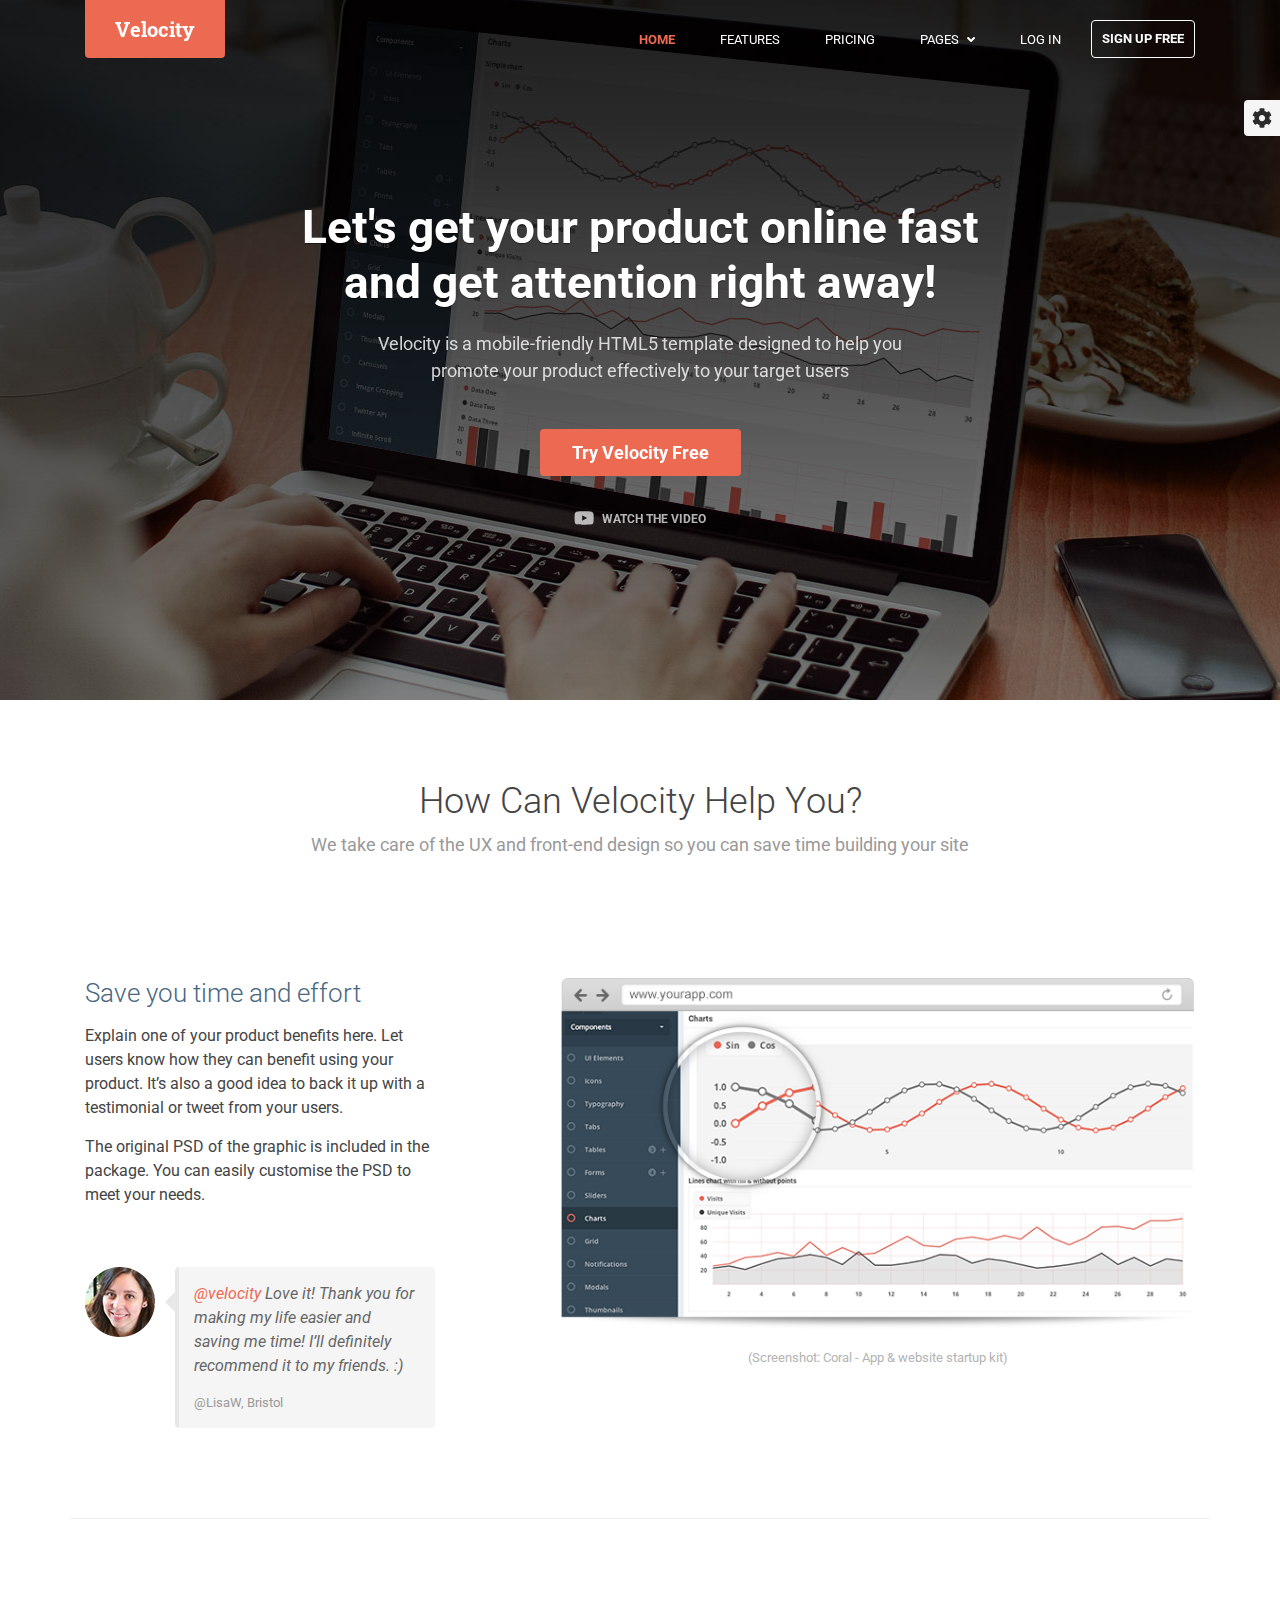
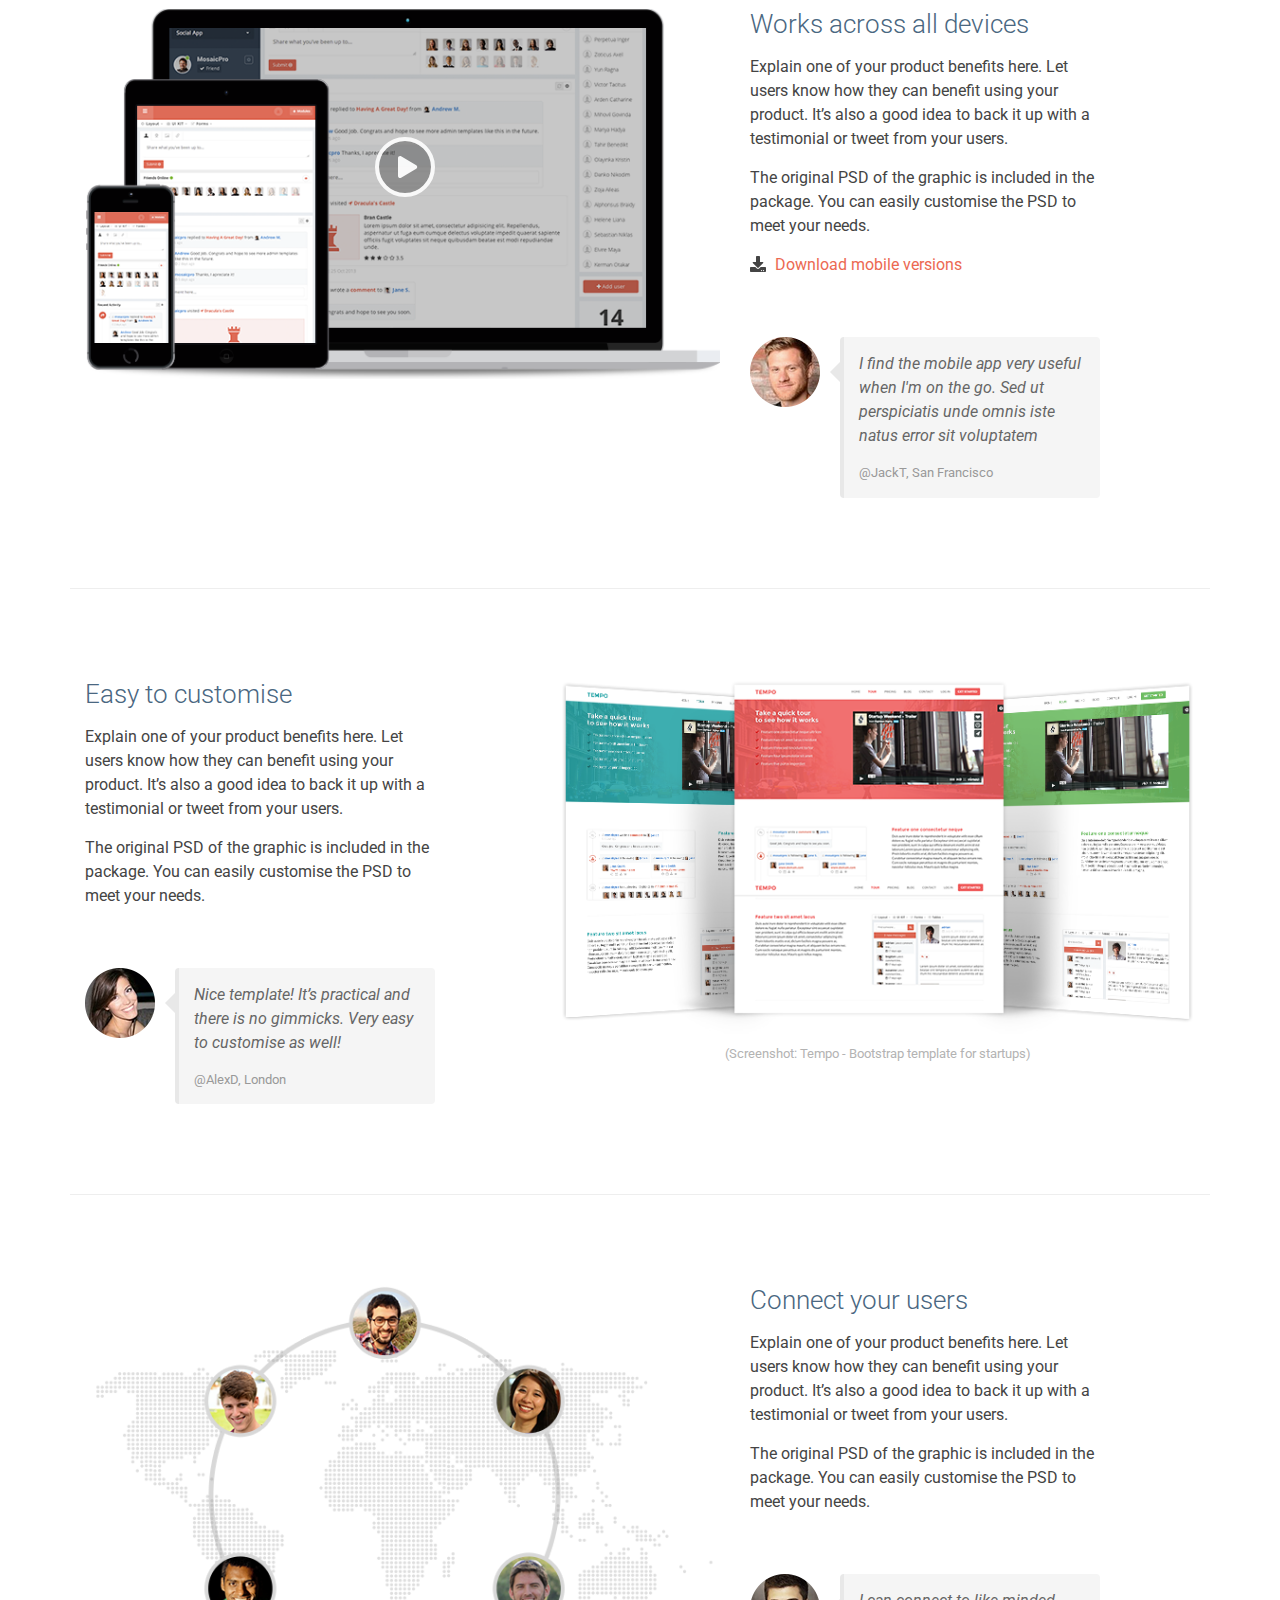
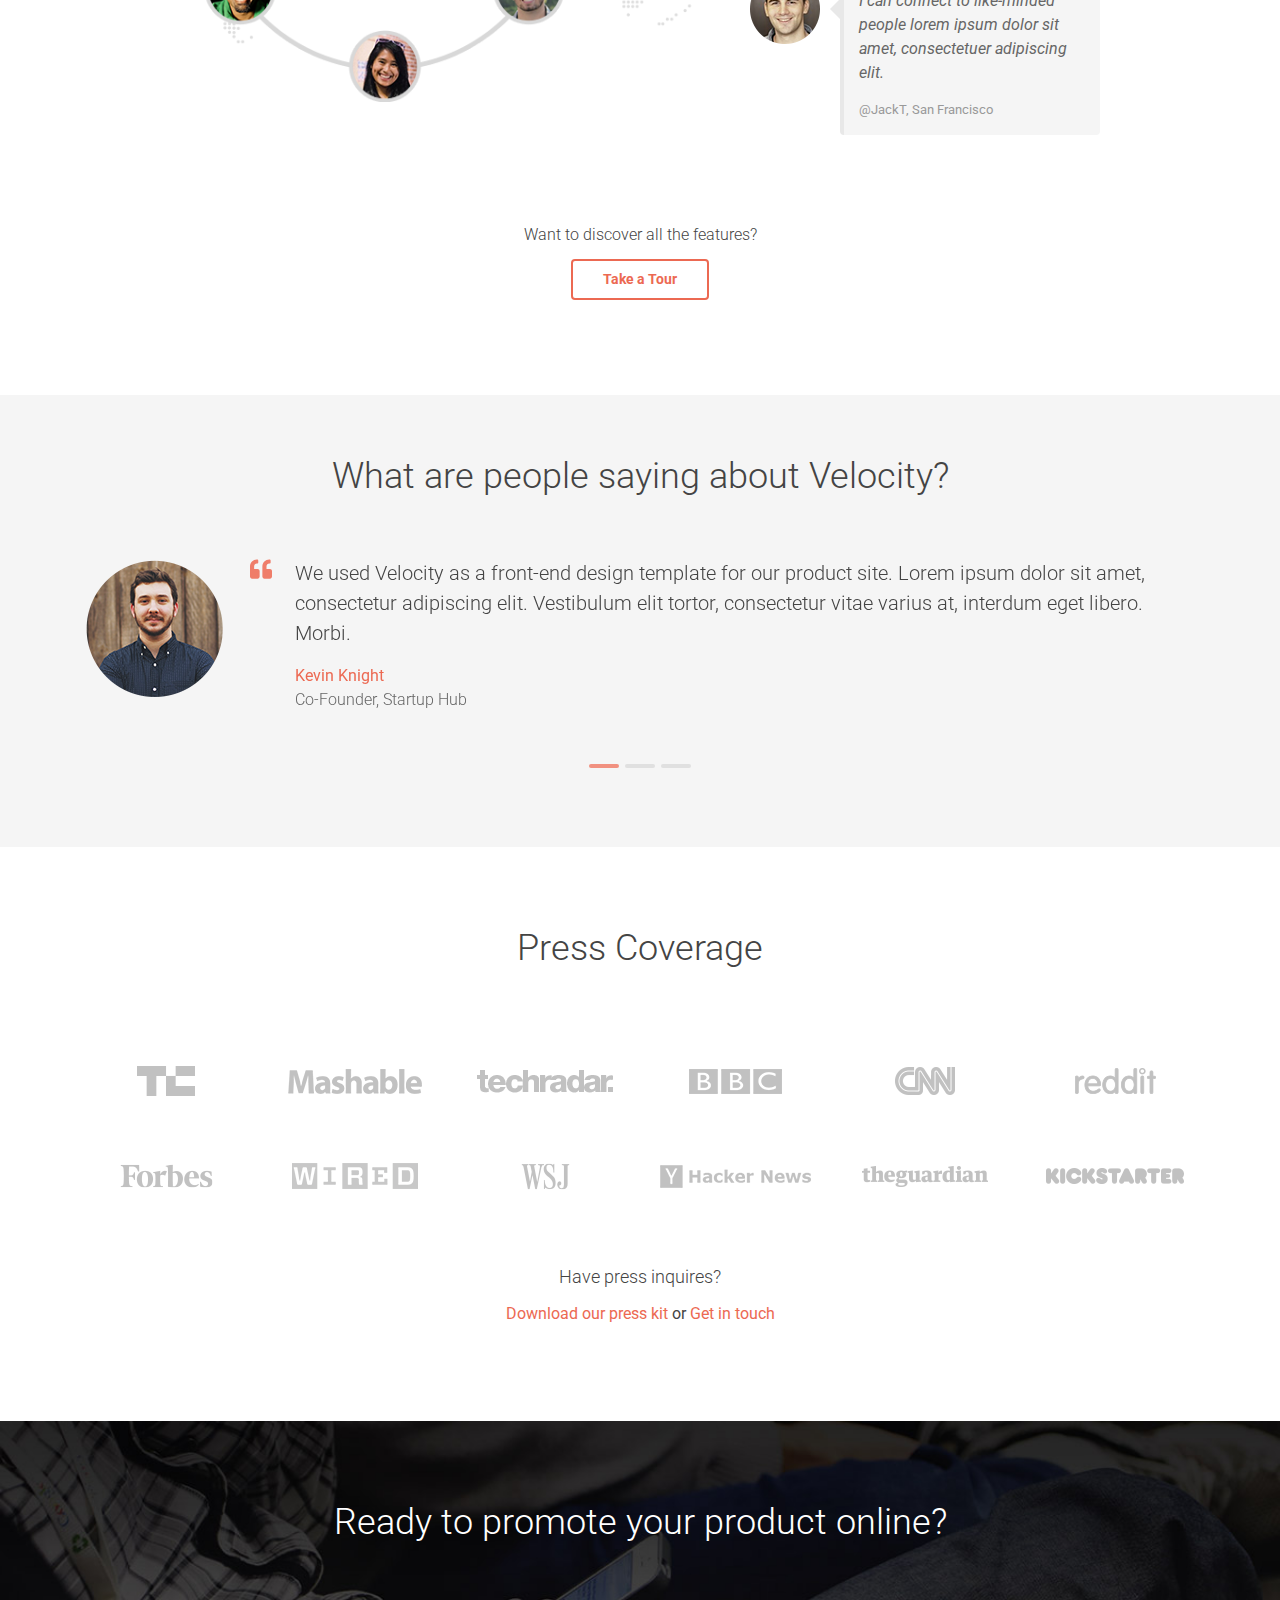
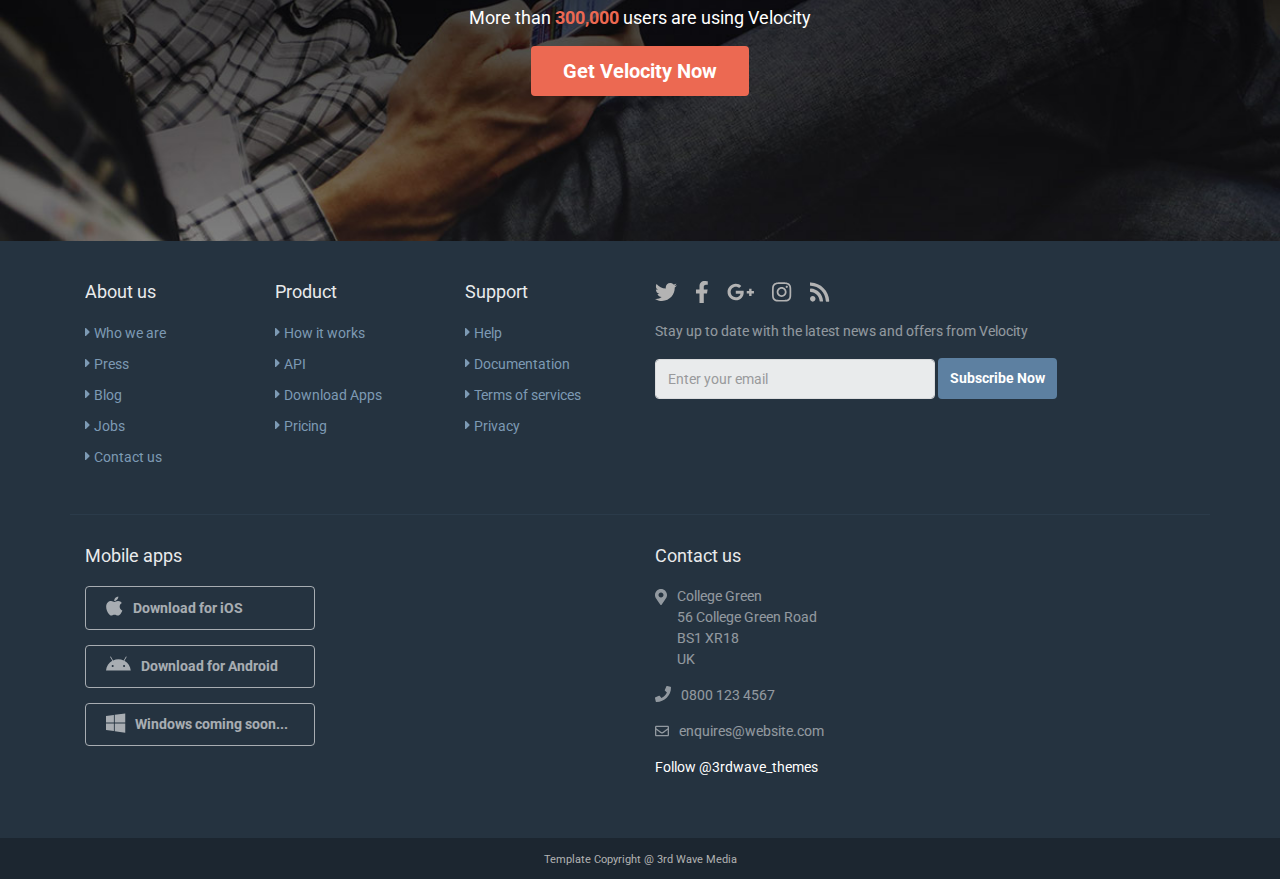
<file: velocity-bs4/index.html>
<!DOCTYPE html>
<html lang="en"> 
<head>
    <title>Responsive website template for products</title>
    <!-- Meta -->
    <meta charset="utf-8">
    <meta http-equiv="X-UA-Compatible" content="IE=edge">
    <meta name="viewport" content="width=device-width, initial-scale=1.0">
    <meta name="description" content="">
    <meta name="author" content="">    
    <link rel="shortcut icon" href="favicon.ico">  
    <link href='https://fonts.googleapis.com/css?family=Roboto:400,400italic,500,500italic,700,700italic,900,900italic,300italic,300' rel='stylesheet' type='text/css'> 
    <link href='https://fonts.googleapis.com/css?family=Roboto+Slab:400,700,300,100' rel='stylesheet' type='text/css'>
    <!-- FontAwesome JS -->
    <script defer src="assets/fontawesome/js/all.js"></script>
    <!-- Global CSS -->
    <link rel="stylesheet" href="assets/plugins/bootstrap/css/bootstrap.min.css">   
    <!-- Plugins CSS -->    
    <link rel="stylesheet" href="assets/plugins/flexslider/flexslider.css">
    <!-- Theme CSS -->
    <link id="theme-style" rel="stylesheet" href="assets/css/theme-1.css">

</head> 

<body class="home-page">   
    <!-- ******HEADER****** --> 
    <header id="header" class="header navbar-fixed-top">  
        <div class="container">       
            <h1 class="logo">
                <a href="index.html"><span class="text">Velocity</span></a>
            </h1><!--//logo-->
            <nav class="main-nav navbar navbar-right navbar-inverse navbar-expand-md" role="navigation">
                <button class="navbar-toggler" type="button" data-toggle="collapse" data-target="#navbar-collapse" aria-controls="navbar-collapse" aria-expanded="false" aria-label="Toggle navigation">
                    <span class="navbar-toggler-icon"></span>
                </button>
                <div id="navbar-collapse" class="navbar-collapse collapse">
                    <ul class="nav navbar-nav">
                        <li class="active nav-item"><a class="nav-link" href="index.html">Home</a></li>
                        <li class="nav-item"><a class="nav-link" href="features.html">Features</a></li>
                        <li class="nav-item"><a class="nav-link" href="pricing.html">Pricing</a></li>
                        <li class="nav-item dropdown">
                            <a class="nav-link dropdown-toggle" data-toggle="dropdown" aria-haspopup="true" aria-expanded="false" href="#">Pages <i class="fas fa-angle-down"></i></a>
                            <div class="dropdown-menu dropdown-menu-right">
                                <a class="dropdown-item" href="download.html">Download Apps</a>
                                <a class="dropdown-item" href="blog.html">Blog</a>
                                <a class="dropdown-item" href="blog-single.html">Blog Single</a>
                                <a class="dropdown-item" href="blog-category.html">Blog Category</a>
                                <a class="dropdown-item" href="blog-archive.html">Blog Archive</a>
                                <a class="dropdown-item" href="about.html">About Us</a>
                                <a class="dropdown-item" href="contact.html">Contact</a>                  
                            </div>                            
                        </li><!--//dropdown-->                         
                        <li class="nav-item"><a class="nav-link" href="login.html">Log in</a></li>
                        <li class="nav-item nav-item-cta last"><a class="btn btn-cta btn-cta-secondary" href="signup.html">Sign Up Free</a></li>
                    </ul><!--//nav-->
                </div><!--//navabr-collapse-->
            </nav><!--//main-nav-->                     
        </div><!--//container-->
    </header><!--//header-->
    
    <div class="bg-slider-wrapper">
        <div class="flexslider bg-slider">
            <ul class="slides">
                <li class="slide slide-1"></li>
                <li class="slide slide-2"></li>
                <li class="slide slide-3"></li>
            </ul>
        </div>
    </div><!--//bg-slider-wrapper-->        
    
    <section class="promo section section-on-bg">
        <div class="container text-center">                
            <h2 class="title">Let's get your product online fast<br />and get attention right away!</h2>
            <p class="intro">Velocity is a mobile-friendly HTML5 template designed to help you <br /> promote your product effectively to your target users</p>
            <p><a class="btn btn-cta btn-cta-primary" href="signup.html">Try Velocity Free</a></p>   
            <button type="button" class="play-trigger btn-link " data-toggle="modal" data-target="#modal-video" ><i class="fab fa-youtube"></i> Watch the video</button>
        </div><!--//container-->
    </section><!--//promo-->
    
    <div class="sections-wrapper">   
     
        <!-- ******Why Section****** -->
        <section id="why" class="section why">
            <div class="container">
                <h2 class="title text-center">How Can Velocity Help You?</h2>
                <p class="intro text-center">We take care of the UX and front-end design so you can save time building your site</p>
                <div class="row item">
                    <div class="content col-12 col-lg-4">
                        <h3 class="title">Save you time and effort</h3>
                        <div class="desc">
                            <p>Explain one of your product benefits here. Let users know how they can benefit using your product. It’s also a good idea to back it up with a testimonial or tweet from your users.</p>
                            <p>The original PSD of the graphic is included in the package. You can easily customise the PSD to meet your needs.</p>
                        </div>
                        <div class="quote">
                            <div class="quote-profile">
                                <img class="img-fluid img-circle" src="assets/images/people/profile-s-1.png" alt="" />
                            </div><!--//profile-->
                            <div class="quote-content">
                                <blockquote><p><a href="https://twitter.com/3rdwave_themes" target="_blank">@velocity</a> Love it! Thank you for making my life easier and saving me time! I’ll definitely recommend it to my friends. :)</p></blockquote>
                                <p class="source">@LisaW, Bristol</p>
                            </div><!--//quote-content-->                                     
                        </div><!--//quote-->                        
                    </div><!--//content-->
                    <figure class="figure offset-lg-1 col-12 col-lg-7">
                        <img class="img-fluid" src="assets/images/figures/figure-1.png" alt="" />
                        <figcaption class="figure-caption">(Screenshot: Coral - App &amp; website startup kit) </figcaption>
                    </figure>
                </div><!--//item-->
                
                <div class="row item">
                    <div class="content col-12 col-lg-4 order-lg-12">
                        <h3 class="title">Works across all devices</h3>
                        <div class="desc">
                            <p>Explain one of your product benefits here. Let users know how they can benefit using your product. It’s also a good idea to back it up with a testimonial or tweet from your users.</p>
                            <p>The original PSD of the graphic is included in the package. You can easily customise the PSD to meet your needs.</p>
                            <p><i class="fas fa-download"></i> <a href="download.html">Download mobile versions</a></p>
                        </div>
                        
                        <div class="quote">
                            <div class="quote-profile">
                                <img class="img-fluid img-circle" src="assets/images/people/profile-s-2.png" alt="" />
                            </div><!--//profile-->
                            <div class="quote-content">
                                <blockquote><p>I find the mobile app very useful when I'm on the go. Sed ut perspiciatis unde omnis iste natus error sit voluptatem </p></blockquote>
                                <p class="source">@JackT, San Francisco</p>
                            </div><!--//quote-content-->         
                        </div><!--//quote-->                        
                    </div><!--//content-->
                    <figure class="figure col-12 col-lg-7 order-lg-1">
                        <img class="img-fluid" src="assets/images/figures/figure-2.png" alt="" />
                        <div class="control text-center">
                            <button type="button" class="play-trigger" data-toggle="modal" data-target="#modal-video"><i class="fas fa-play"></i></button>                    
                        </div><!--//control-->
                    </figure>
                </div><!--//item-->
                
                <div class="row item ">
                    <div class="content col-12 col-lg-4">
                        <h3 class="title">Easy to customise</h3>
                        <div class="desc">
                            <p>Explain one of your product benefits here. Let users know how they can benefit using your product. It’s also a good idea to back it up with a testimonial or tweet from your users.</p>
                            <p>The original PSD of the graphic is included in the package. You can easily customise the PSD to meet your needs.</p>
                        </div>
                        <div class="quote">
                            <div class="quote-profile">
                                <img class="img-fluid img-circle" src="assets/images/people/profile-s-3.png" alt="" />
                            </div><!--//profile-->
                            <div class="quote-content">
                                <blockquote><p>Nice template! It’s practical and there is no gimmicks. Very easy to customise as well!</p></blockquote>
                                <p class="source"><a href="#">@AlexD</a>, London</p>
                            </div><!--//quote-content-->          
                        </div><!--//quote-->                        
                    </div><!--//content-->
                    <figure class="figure offset-lg-1 col-12 col-lg-7">
                        <img class="img-fluid" src="assets/images/figures/figure-3.png" alt="" />
                        <figcaption class="figure-caption">(Screenshot: <a href="http://themes.3rdwavemedia.com/website-templates/responsive-bootstrap-theme-for-startups-tempo/?ref=3wm" target="_blank">Tempo - Bootstrap template for startups)</a> </figcaption>

                    </figure>
                </div><!--//item-->
                
                <div class="row item last-item">
                    <div class="content col-12 col-lg-4 order-lg-12">
                        <h3 class="title">Connect your users</h3>
                        <div class="desc">
                            <p>Explain one of your product benefits here. Let users know how they can benefit using your product. It’s also a good idea to back it up with a testimonial or tweet from your users.</p>
                            <p>The original PSD of the graphic is included in the package. You can easily customise the PSD to meet your needs.</p>
                            
                        </div>
                        
                        <div class="quote">
                            <div class="quote-profile">
                                <img class="img-fluid img-circle" src="assets/images/people/profile-s-4.png" alt="" />
                            </div><!--//profile-->
                            <div class="quote-content">
                                <blockquote><p>I can connect to like-minded people lorem ipsum dolor sit amet, consectetuer adipiscing elit.</p></blockquote>
                                <p class="source">@JackT, San Francisco</p>
                            </div><!--//quote-content-->
                        </div><!--//quote-->
                    </div><!--//content-->
                    <figure class="figure col-12 col-lg-7 order-lg-1">
                        <img class="img-fluid" src="assets/images/figures/figure-4.png" alt="" />
                    </figure>
                </div><!--//item-->
                
                
                <div class="feature-lead text-center">
                    <h4 class="title">Want to discover all the features?</h4>
                    <p><a class="btn btn-cta btn-cta-secondary" href="features.html">Take a Tour</a></p>
                </div>
            </div><!--//container-->
        </section><!--//why-->  
        
        <!-- ******Testimonials Section****** -->
        <section class="section testimonials">
            <div class="container">
                <h2 class="title text-center">What are people saying about Velocity?</h2>
                <div id="testimonials-carousel" class="carousel slide" data-ride="carousel">
                    <ol class="carousel-indicators">
                        <li data-target="#testimonials-carousel" data-slide-to="0" class="active"></li>
                        <li data-target="#testimonials-carousel" data-slide-to="1"></li>
                        <li data-target="#testimonials-carousel" data-slide-to="2"></li>
                    </ol><!--//carousel-indicators-->
                    <div class="carousel-inner" role="listbox">
                        <div class="carousel-item item active">
                            <figure class="profile"><img src="assets/images/people/profile-m-1.png" alt="" /></figure>
                            <div class="content">
                                <blockquote>
                                <i class="fas fa-quote-left"></i>
                                <p>We used Velocity as a front-end design template for our product site. Lorem ipsum dolor sit amet, consectetur adipiscing elit. Vestibulum elit tortor, consectetur vitae varius at, interdum eget libero. Morbi.</p>
                                </blockquote>
                                <p class="source">Kevin Knight<br /><span class="title">Co-Founder, Startup Hub</span></p>
                            </div><!--//content-->                         
                        </div><!--//item-->                        
                        <div class="carousel-item item">
                            <figure class="profile"><img src="assets/images/people/profile-m-2.png" alt="" /></figure>
                            <div class="content">
                                <blockquote>
                                <i class="fas fa-quote-left"></i>
                                <p>At vero eos et accusamus et iusto odio dignissimos ducimus qui blanditiis praesentium voluptatum deleniti atque corrupti quos dolores et quas molestias excepturi sint.</p>
                                </blockquote>
                                <p class="source">Diana	Luna<br /><span class="title">Entrepreneur, Maecenas</span></p>
                            </div><!--//content-->                         
                        </div><!--//item-->  
                        <div class="carousel-item item">
                            <figure class="profile"><img src="assets/images/people/profile-m-3.png" alt="" /></figure>
                            <div class="content">
                                <blockquote>
                                <i class="fas fa-quote-left"></i>
                                <p>Et harum quidem rerum facilis est et expedita distinctio. Nam libero tempore, cum soluta nobis est eligendi optio cumque nihil impedit quo minus id quod maxime placeat facere.</p>
                                </blockquote>
                                <p class="source">Tony Lee<br /><span class="title">CTO, Lorem Ipsum</span></p>
                            </div><!--//content-->                         
                        </div><!--//item-->                                         
                    </div><!--//carousel-inner-->
                    
                </div><!--//carousel-->
            </div><!--//container-->
        </section><!--//testimonials-->          
        
        <!-- ******Press Section****** -->
        <section class="section press">
            <div class="container text-center">
                <h2 class="title">Press Coverage</h2>
                <ul class="press-list list-inline row">
                    <li class="col-4 col-md-2"><a href="#"><img class="img-fluid" src="assets/images/press/press-1.png" alt="" /></a></li>
                    <li class="col-4 col-md-2"><a href="#"><img class="img-fluid" src="assets/images/press/press-2.png" alt="" /></a></li>
                    <li class="xs-break col-4 col-md-2"><a href="#"><img class="img-fluid" src="assets/images/press/press-3.png" alt="" /></a></li>                   
                    <li class="col-4 col-md-2"><a href="#"><img class="img-fluid" src="assets/images/press/press-4.png" alt="" /></a></li>
                    <li class="col-4 col-md-2"><a href="#"><img class="img-fluid" src="assets/images/press/press-5.png" alt="" /></a></li>
                    <li class="col-4 col-md-2"><a href="#"><img class="img-fluid" src="assets/images/press/press-6.png" alt="" /></a></li>                    
                </ul><!--//press-list-->
                <ul class="press-list list-inline row last">
                    <li class="col-4 col-md-2"><a href="#"><img class="img-fluid" src="assets/images/press/press-7.png" alt="" /></a></li>
                    <li class="col-4 col-md-2"><a href="#"><img class="img-fluid" src="assets/images/press/press-8.png" alt="" /></a></li>
                    <li class="xs-break col-4 col-md-2"><a href="#"><img class="img-fluid" src="assets/images/press/press-9.png" alt="" /></a></li>                   
                    <li class="col-4 col-md-2"><a href="#"><img class="img-fluid" src="assets/images/press/press-10.png" alt="" /></a></li>
                    <li class="col-4 col-md-2"><a href="#"><img class="img-fluid" src="assets/images/press/press-11.png" alt="" /></a></li>
                    <li class="col-4 col-md-2"><a href="#"><img class="img-fluid" src="assets/images/press/press-12.png" alt="" /></a></li>                    
                </ul><!--//press-list-->
                
                <div class="press-lead text-center">
                     <h3 class="title">Have press inquires?</h3>
                     <p class="press-links"><a href="#">Download our press kit</a> or <a href="contact.html">Get in touch</a></p>
                </div>
               
            </div><!--//container-->
        </section><!--//press-->
        
        <!-- ******CTA Section****** -->
        <section id="cta-section" class="section cta-section text-center home-cta-section">
            <div class="container">
               <h2 class="title">Ready to promote your product online?</h2>
               <p class="intro">More than <span class="counting">300,000</span> users are using Velocity</p>
               <p><a class="btn btn-cta btn-cta-primary" href="https://wrapbootstrap.com/theme/velocity-designed-for-products-WB0N38R04" target="_blank">Get Velocity Now</a></p>
            </div><!--//container-->
        </section><!--//cta-section-->
        
    </div><!--//section-wrapper-->
    
    <!-- ******FOOTER****** --> 
    <footer class="footer">
        <div class="footer-content">
            <div class="container">
                <div class="row">                    
                    <div class="footer-col links col-lg-2 col-md-4 col-12">
                        <div class="footer-col-inner">
                            <h3 class="title">About us</h3>
                            <ul class="list-unstyled">
                                <li><a href="#"><i class="fas fa-caret-right mr-1"></i>Who we are</a></li>
                                <li><a href="#"><i class="fas fa-caret-right mr-1"></i>Press</a></li>
                                <li><a href="#"><i class="fas fa-caret-right mr-1"></i>Blog</a></li>
                                <li><a href="#"><i class="fas fa-caret-right mr-1"></i>Jobs</a></li>
                                <li><a href="#"><i class="fas fa-caret-right mr-1"></i>Contact us</a></li>
                            </ul>
                        </div><!--//footer-col-inner-->
                    </div><!--//foooter-col-->    
                    <div class="footer-col links col-lg-2 col-md-4 col-12">
                        <div class="footer-col-inner">
                            <h3 class="title">Product</h3>
                            <ul class="list-unstyled">
                                <li><a href="#"><i class="fas fa-caret-right mr-1"></i>How it works</a></li>
                                <li><a href="#"><i class="fas fa-caret-right mr-1"></i>API</a></li>
                                <li><a href="#"><i class="fas fa-caret-right mr-1"></i>Download Apps</a></li>
                                <li><a href="#"><i class="fas fa-caret-right mr-1"></i>Pricing</a></li>
                            </ul>
                        </div><!--//footer-col-inner-->
                    </div><!--//foooter-col-->              
                    <div class="footer-col links col-lg-2 col-md-4 col-12 sm-break">
                        <div class="footer-col-inner">
                            <h3 class="title">Support</h3>
                            <ul class="list-unstyled">
                                <li><a href="#"><i class="fas fa-caret-right mr-1"></i>Help</a></li>
                                <li><a href="#"><i class="fas fa-caret-right mr-1"></i>Documentation</a></li>
                                <li><a href="#"><i class="fas fa-caret-right mr-1"></i>Terms of services</a></li>
                                <li><a href="#"><i class="fas fa-caret-right mr-1"></i>Privacy</a></li>
                            </ul>
                        </div><!--//footer-col-inner-->            
                    </div><!--//foooter-col-->   
                    <div class="footer-col connect col-12 col-lg-6">
                        <div class="footer-col-inner">
                            <ul class="social list-inline">
                                <li class="list-inline-item"><a href="https://twitter.com/3rdwave_themes" target="_blank"><i class="fab fa-twitter"></i></a></li>
                                <li class="list-inline-item"><a href="#"><i class="fab fa-facebook-f"></i></a></li>
                                <li class="list-inline-item"><a href="#"><i class="fab fa-google-plus-g"></i></a></li>
                                <li class="list-inline-item"><a href="#"><i class="fab fa-instagram"></i></a></li>        
                                <li class="list-inline-item row-end"><a href="#"><i class="fas fa-rss"></i></a></li>             
                            </ul>
                            <div class="form-container">
                                <p class="intro">Stay up to date with the latest news and offers from Velocity</p>
                                <form class="signup-form navbar-form">
                                    <div class="form-group ">
                                        <input type="text" class="form-control" placeholder="Enter your email">
                                    </div>   
                                    <button type="submit" class="btn btn-cta btn-cta-primary">Subscribe Now</button>                                 
                                </form>                               
                            </div><!--//subscription-form-->
                        </div><!--//footer-col-inner-->
                    </div><!--//foooter-col-->
                    <div class="clearfix"></div> 
                </div><!--//row-->
                <div class="row has-divider">
                    <div class="footer-col download col-12 col-lg-6">
                        <div class="footer-col-inner">
                            <h3 class="title">Mobile apps</h3>
                            <ul class="list-unstyled download-list">
                                <li><a class="btn btn-ghost" href="#"><i class="fab fa-apple"></i><span class="text">Download for iOS</span> </a></li>
                                <li><a class="btn btn-ghost" href="#"><i class="fab fa-android"></i><span class="text">Download for Android</span></a></li>
                                <li><a class="btn btn-ghost" href="#"><i class="fab fa-windows"></i><span class="text">Windows coming soon...</span></a></li>
                            </ul>
                        </div><!--//footer-col-inner-->
                    </div><!--//download-->
                    <div class="footer-col contact col-12 col-lg-6">
                        <div class="footer-col-inner">
                            <h3 class="title">Contact us</h3>                          
                            <p class="adr clearfix">
                                <i class="fas fa-map-marker-alt float-left"></i>        
                                <span class="adr-group float-left">       
                                    <span class="street-address">College Green</span><br>
                                    <span class="region">56 College Green Road</span><br>
                                    <span class="postal-code">BS1 XR18</span><br>
                                    <span class="country-name">UK</span>
                                </span>
                            </p>
                            <p class="tel"><i class="fas fa-phone"></i>0800 123 4567</p>
                            <p class="email"><i class="far fa-envelope"></i><a href="#">enquires@website.com</a></p> 
                            <a href="https://twitter.com/3rdwave_themes" class="twitter-follow-button" data-show-count="false">Follow @3rdwave_themes</a>
<script>!function(d,s,id){var js,fjs=d.getElementsByTagName(s)[0],p=/^http:/.test(d.location)?'http':'https';if(!d.getElementById(id)){js=d.createElement(s);js.id=id;js.src=p+'://platform.twitter.com/widgets.js';fjs.parentNode.insertBefore(js,fjs);}}(document, 'script', 'twitter-wjs');</script>                        
                        </div><!--//footer-col-inner-->
                    </div><!--//contact-->
                </div>
            </div><!--//container-->
        </div><!--//footer-content-->
        <div class="bottom-bar">
            <div class="container">
                <small class="copyright">Template Copyright @ <a href="http://themes.3rdwavemedia.com/" target="_blank">3rd Wave Media</a></small>                
            </div><!--//container-->
        </div><!--//bottom-bar-->
    </footer><!--//footer-->
    
    <!-- Video Modal -->
    <div class="modal modal-video" id="modal-video" tabindex="-1" role="dialog" aria-labelledby="videoModalLabel" aria-hidden="true">
        <div class="modal-dialog">
            <div class="modal-content">
                <div class="modal-header">
                    <button type="button" class="close" data-dismiss="modal" aria-hidden="true">&times;</button>
                    <h4 id="videoModalLabel" class="modal-title sr-only">Video Tour</h4>
                </div>
                <div class="modal-body">
                    <div class="video-container embed-responsive embed-responsive-16by9">
                        <iframe class="embed-responsive-item" id="vimeo-video" src="https://player.vimeo.com/video/32424882?" width="720" height="405" frameborder="0" webkitallowfullscreen mozallowfullscreen allowfullscreen allow="autoplay; fullscreen"></iframe>
                    </div><!--//video-container-->
                </div><!--//modal-body-->
            </div><!--//modal-content-->
        </div><!--//modal-dialog-->
    </div><!--//modal-->
    
    <!-- *****CONFIGURE STYLE (REMOVE ON YOUR PRODUCTION SITE)****** -->  
    <div class="config-wrapper">
        <div class="config-wrapper-inner">
            <a id="config-trigger" class="config-trigger" href="#"><i class="fas fa-cog mx-auto"></i></a>
            <div id="config-panel" class="config-panel">
                <h5>Choose Colour</h5>
                <ul id="color-options" class="list-unstyled list-inline mb-0">
                    <li class="theme-1 list-inline-item active" ><a data-style="assets/css/theme-1.css" href="#"></a></li>
                    <li class="theme-2 list-inline-item "><a data-style="assets/css/theme-2.css" href="#"></a></li>
                    <li class="theme-3 list-inline-item "><a data-style="assets/css/theme-3.css" href="#"></a></li>
                    <li class="theme-4 list-inline-item "><a data-style="assets/css/theme-4.css" href="#"></a></li>                   
                    <li class="theme-5 list-inline-item "><a data-style="assets/css/theme-5.css" href="#"></a></li>                     
                    <li class="theme-6 list-inline-item "><a data-style="assets/css/theme-6.css" href="#"></a></li>
                    <li class="theme-7 list-inline-item "><a data-style="assets/css/theme-7.css" href="#"></a></li>
                    <li class="theme-8 list-inline-item "><a data-style="assets/css/theme-8.css" href="#"></a></li>                    
                    <li class="theme-9 list-inline-item "><a data-style="assets/css/theme-9.css" href="#"></a></li>
                    <li class="theme-10 list-inline-item "><a data-style="assets/css/theme-10.css" href="#"></a></li>
                </ul><!--//color-options-->
                <a id="config-close" class="close" href="#"><i class="fas fa-times-circle"></i></a>
            </div><!--//configure-panel-->
        </div><!--//config-wrapper-inner-->
    </div><!--//config-wrapper-->
 
    <!-- Javascript -->          
    <script type="text/javascript" src="assets/plugins/jquery-3.4.1.min.js"></script>
    <script type="text/javascript" src="assets/plugins/popper.min.js"></script> 
    <script type="text/javascript" src="assets/plugins/bootstrap/js/bootstrap.min.js"></script> 
    <script type="text/javascript" src="assets/plugins/back-to-top.js"></script>
    <script type="text/javascript" src="assets/plugins/flexslider/jquery.flexslider-min.js"></script>     
    <script type="text/javascript" src="assets/js/main.js"></script>
    
    <!-- Modal video -->
    <script type="text/javascript" src="assets/js/modal-video.js"></script> 
    
    <!-- Theme Switcher (REMOVE ON YOUR PRODUCTION SITE) -->
    <script type="text/javascript" src="assets/js/demo/theme-switcher.js"></script>  
    
            
</body>
</html>
</file>
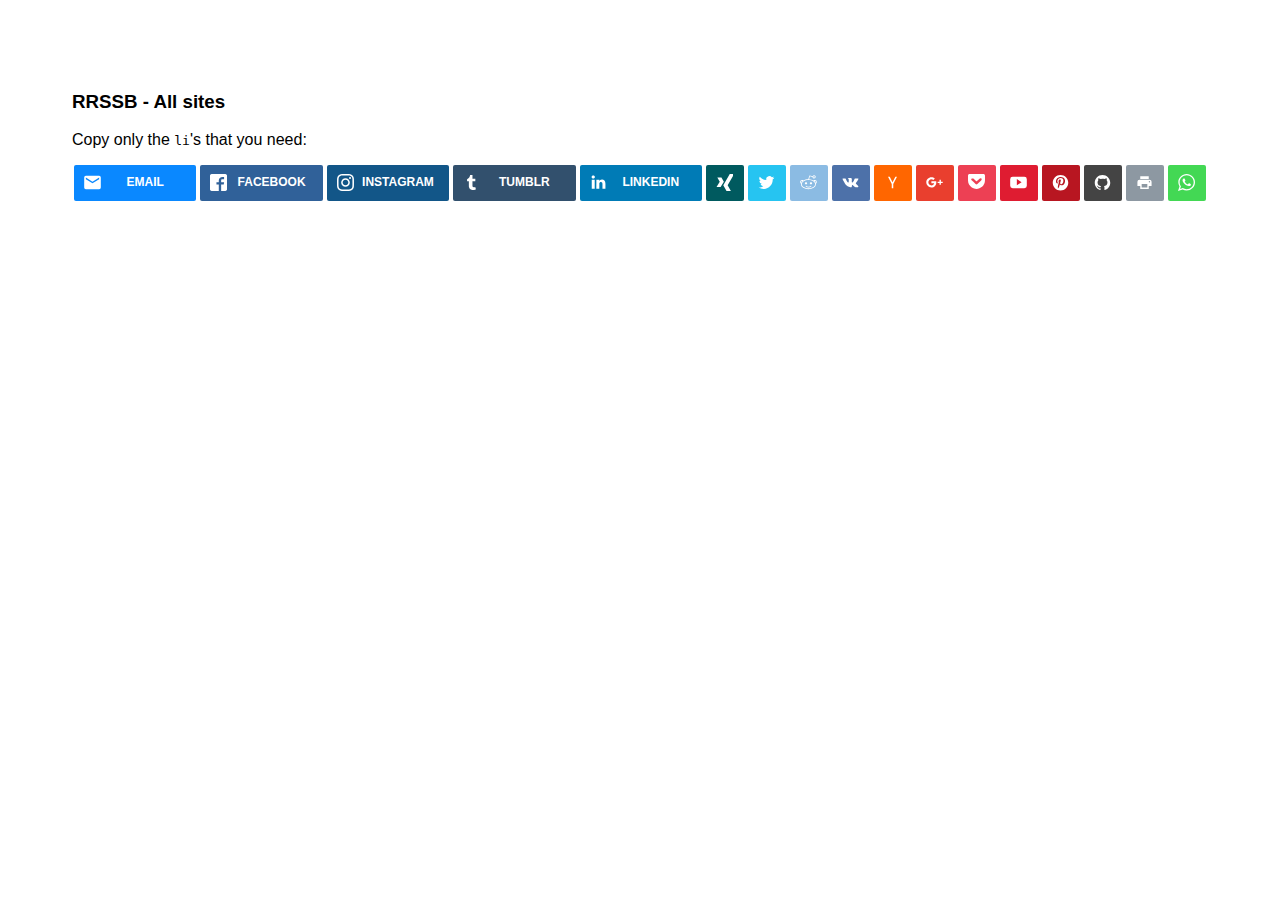
<file: velocity-bs4/assets/plugins/rrssb/index.html>
<!DOCTYPE html>
<html>

<head>
  <meta charset="utf-8" />
  <meta http-equiv="X-UA-Compatible" content="IE=edge,chrome=1" />
  <title>Ridiculously Responsive Social Sharing Buttons by KNI Labs</title>
  <meta name="description" content="It seemed like we were constantly making custom social sharing buttons for every single project, so we decided to create a super flexible system that would work in any container. SASS-powered, retina ready, and auto-magical resizing. A KNI Labs freebie."/>
  <meta name="viewport" content="width=device-width, initial-scale=1">

  <!-- sample fb meta -->
  <meta property="og:title" content="Ridiculously Responsive Social Sharing Buttons" />
  <meta property="og:type" content="website" />
  <meta property="og:url" content="http://rrssb.ml" />
  <meta property="og:image" content="http://rrssb.ml/media/facebook-share.jpg" />
  <meta property="og:description" content="No one wants to create social buttons over and over again. RRSSB is a super flexible system that works in any container. SASS-powered, retina ready, svg images, tiny file size and auto-magical resizing. A KNI Labs freebie."/>

  <!-- sample twitter meta -->
  <meta name="twitter:card" content="summary_large_image">
  <meta name="twitter:site" content="@therealkni">
  <meta name="twitter:creator" content="@dbox">
  <meta name="twitter:title" content="Ridiculously Responsive Social Sharing Buttons">
  <meta name="twitter:description" content="Ridiculously Responsive Social Sharing Buttons by @dbox and @joshuatuscan: http://rrssb.ml | http://rrssb.ml/media/rrssb-preview.png">
  <meta name="twitter:image" content="http://rrssb.ml/media/rrssb-preview.png">

  <link rel="icon" type="image/png" href="http://rrssb.ml/media/favicon.png" />

  <!-- Stylesheet required to power RRSSB. Copy this css file to your header or merge directly into your css -->
  <link rel="stylesheet" href="css/rrssb.css" />
</head>

<body style="font-family: helvetica, arial, sans-serif; padding: 5%; overflow-x: hidden;">
  <h3>RRSSB - All sites</h3>
  <p>Copy only the <code>li</code>'s that you need:</p>
  <!-- Buttons start here. Copy this ul to your document. -->
  <div>
    <ul class="rrssb-buttons">

      <li class="rrssb-email">
        <!-- Replace subject with your message using URL Endocding: http://meyerweb.com/eric/tools/dencoder/ -->
        <a href="mailto:?Subject=Your%20Subject%20Here">
          <span class="rrssb-icon">
            <svg xmlns="http://www.w3.org/2000/svg" width="24" height="24" viewBox="0 0 24 24"><path d="M21.386 2.614H2.614A2.345 2.345 0 0 0 .279 4.961l-.01 14.078a2.353 2.353 0 0 0 2.346 2.347h18.771a2.354 2.354 0 0 0 2.347-2.347V4.961a2.356 2.356 0 0 0-2.347-2.347zm0 4.694L12 13.174 2.614 7.308V4.961L12 10.827l9.386-5.866v2.347z"/></svg>
          </span>
          <span class="rrssb-text">email</span>
        </a>
      </li>

      <li class="rrssb-facebook">
        <!--  Replace with your URL. For best results, make sure you page has the proper FB Open Graph tags in header:
              https://developers.facebook.com/docs/opengraph/howtos/maximizing-distribution-media-content/ -->
        <a href="https://www.facebook.com/sharer/sharer.php?u=http://rrssb.ml" class="popup">
          <span class="rrssb-icon">
            <svg xmlns="http://www.w3.org/2000/svg" viewBox="0 0 29 29"><path d="M26.4 0H2.6C1.714 0 0 1.715 0 2.6v23.8c0 .884 1.715 2.6 2.6 2.6h12.393V17.988h-3.996v-3.98h3.997v-3.062c0-3.746 2.835-5.97 6.177-5.97 1.6 0 2.444.173 2.845.226v3.792H21.18c-1.817 0-2.156.9-2.156 2.168v2.847h5.045l-.66 3.978h-4.386V29H26.4c.884 0 2.6-1.716 2.6-2.6V2.6c0-.885-1.716-2.6-2.6-2.6z"/></svg>
          </span>
          <span class="rrssb-text">facebook</span>
        </a>
      </li>

      <li class="rrssb-instagram">
        <!-- Replace href with your URL  -->
        <a href="http://instagram.com/dbox">
          <span class="rrssb-icon">
            <svg xmlns="http://www.w3.org/2000/svg" width="864" height="864" viewBox="0 0 864 864"><path d="M860.079 254.436c-2.091-45.841-9.371-77.147-20.019-104.542-11.007-28.32-25.731-52.338-49.673-76.28-23.943-23.943-47.962-38.669-76.282-49.675C686.711 13.292 655.404 6.013 609.564 3.92 563.628 1.824 548.964 1.329 432 1.329s-131.63.495-177.564 2.591c-45.841 2.093-77.147 9.372-104.542 20.019-28.319 11.006-52.338 25.731-76.28 49.675-23.943 23.942-38.669 47.96-49.675 76.28C13.292 177.288 6.013 208.595 3.92 254.436 1.824 300.37 1.329 315.036 1.329 432s.495 131.628 2.591 177.564c2.093 45.84 9.372 77.146 20.019 104.541 11.006 28.319 25.731 52.339 49.675 76.282 23.942 23.941 47.961 38.666 76.28 49.673 27.395 10.647 58.701 17.927 104.542 20.019 45.935 2.096 60.601 2.592 177.564 2.592s131.628-.496 177.564-2.592c45.84-2.092 77.146-9.371 104.541-20.019 28.32-11.007 52.339-25.731 76.282-49.673 23.941-23.943 38.666-47.962 49.673-76.282 10.647-27.395 17.928-58.701 20.019-104.541 2.096-45.937 2.592-60.601 2.592-177.564s-.496-131.63-2.592-177.564zm-77.518 351.591c-1.915 41.99-8.932 64.793-14.828 79.969-7.812 20.102-17.146 34.449-32.216 49.521-15.071 15.07-29.419 24.403-49.521 32.216-15.176 5.896-37.979 12.913-79.969 14.828-45.406 2.072-59.024 2.511-174.027 2.511s-128.622-.438-174.028-2.511c-41.988-1.915-64.794-8.932-79.97-14.828-20.102-7.812-34.448-17.146-49.518-32.216-15.071-15.071-24.405-29.419-32.218-49.521-5.897-15.176-12.912-37.979-14.829-79.968-2.071-45.413-2.51-59.034-2.51-174.028s.438-128.615 2.51-174.028c1.917-41.988 8.932-64.794 14.829-79.97 7.812-20.102 17.146-34.448 32.216-49.518 15.071-15.071 29.418-24.405 49.52-32.218 15.176-5.897 37.981-12.912 79.97-14.829 45.413-2.071 59.034-2.51 174.028-2.51s128.615.438 174.027 2.51c41.99 1.917 64.793 8.932 79.969 14.829 20.102 7.812 34.449 17.146 49.521 32.216 15.07 15.071 24.403 29.418 32.216 49.52 5.896 15.176 12.913 37.981 14.828 79.97 2.071 45.413 2.511 59.034 2.511 174.028s-.44 128.615-2.511 174.027z"/><path d="M432 210.844c-122.142 0-221.156 99.015-221.156 221.156S309.859 653.153 432 653.153 653.153 554.14 653.153 432c0-122.142-99.012-221.156-221.153-221.156zm0 364.713c-79.285 0-143.558-64.273-143.558-143.557 0-79.285 64.272-143.558 143.558-143.558 79.283 0 143.557 64.272 143.557 143.558 0 79.283-64.274 143.557-143.557 143.557z"/><circle cx="661.893" cy="202.107" r="51.68"/></svg>
          </span>
          <span class="rrssb-text">instagram</span>
        </a>
      </li>

      <li class="rrssb-tumblr">
        <a href="http://tumblr.com/share/link?url=http%3A%2F%2Fwww.kurtnoble.com%2Flabs%2Frrssb&name=Ridiculously%20Responsive%20Social%20Sharing%20Buttons%20by%20KNI%20Labs">
          <span class="rrssb-icon">
            <svg xmlns="http://www.w3.org/2000/svg" viewBox="0 0 28 28"><path d="M18.02 21.842c-2.03.052-2.422-1.396-2.44-2.446v-7.294h4.73V7.874H15.6V1.592h-3.714s-.167.053-.182.186c-.218 1.935-1.144 5.33-4.988 6.688v3.637h2.927v7.677c0 2.8 1.7 6.7 7.3 6.6 1.863-.03 3.934-.795 4.392-1.453l-1.22-3.54c-.52.213-1.415.413-2.115.455z"/></svg>
          </span>
          <span class="rrssb-text">tumblr</span>
        </a>
      </li>

      <li class="rrssb-linkedin">
        <!-- Replace href with your meta and URL information -->
        <a href="http://www.linkedin.com/shareArticle?mini=true&amp;url=http://rrssb.ml&amp;title=Ridiculously%20Responsive%20Social%20Sharing%20Buttons&amp;summary=Responsive%20social%20icons%20by%20KNI%20Labs" class="popup">
          <span class="rrssb-icon">
            <svg xmlns="http://www.w3.org/2000/svg" viewBox="0 0 28 28"><path d="M25.424 15.887v8.447h-4.896v-7.882c0-1.98-.71-3.33-2.48-3.33-1.354 0-2.158.91-2.514 1.802-.13.315-.162.753-.162 1.194v8.216h-4.9s.067-13.35 0-14.73h4.9v2.087c-.01.017-.023.033-.033.05h.032v-.05c.65-1.002 1.812-2.435 4.414-2.435 3.222 0 5.638 2.106 5.638 6.632zM5.348 2.5c-1.676 0-2.772 1.093-2.772 2.54 0 1.42 1.066 2.538 2.717 2.546h.032c1.71 0 2.77-1.132 2.77-2.546C8.056 3.593 7.02 2.5 5.344 2.5h.005zm-2.48 21.834h4.896V9.604H2.867v14.73z"/></svg>
          </span>
          <span class="rrssb-text">linkedin</span>
        </a>
      </li>
      <li class="rrssb-xing">
        <!-- Replace href with your meta and URL information -->
        <a href="https://www.xing.com/spi/shares/new?url=http://rrssb.ml" class="popup">
          <span class="rrssb-icon">
            <svg xmlns="http://www.w3.org/2000/svg" viewBox="0 0 28 28"><path d="M18.89,30.708L12.023,18.67L22.681,0h7.173L19.197,18.669l6.867,12.038L18.89,30.708L18.89,30.708z M7.617,21.422l5.328-8.771L8.949,5.612H2.186l3.995,7.039l-5.327,8.771H7.617z"/></svg>
          </span>
          <span class="rrssb-text">xing</span>
        </a>
      </li>
      <li class="rrssb-twitter">
        <!-- Replace href with your Meta and URL information  -->
        <a href="https://twitter.com/intent/tweet?text=http://rrssb.ml"
        class="popup">
          <span class="rrssb-icon">
            <svg xmlns="http://www.w3.org/2000/svg" viewBox="0 0 28 28"><path d="M24.253 8.756C24.69 17.08 18.297 24.182 9.97 24.62a15.093 15.093 0 0 1-8.86-2.32c2.702.18 5.375-.648 7.507-2.32a5.417 5.417 0 0 1-4.49-3.64c.802.13 1.62.077 2.4-.154a5.416 5.416 0 0 1-4.412-5.11 5.43 5.43 0 0 0 2.168.387A5.416 5.416 0 0 1 2.89 4.498a15.09 15.09 0 0 0 10.913 5.573 5.185 5.185 0 0 1 3.434-6.48 5.18 5.18 0 0 1 5.546 1.682 9.076 9.076 0 0 0 3.33-1.317 5.038 5.038 0 0 1-2.4 2.942 9.068 9.068 0 0 0 3.02-.85 5.05 5.05 0 0 1-2.48 2.71z"/></svg>
          </span>
          <span class="rrssb-text">twitter</span>
        </a>
      </li>
      <li class="rrssb-reddit">
        <a href="http://www.reddit.com/submit?url=http://www.rrssb.ml&title=RRSSB&text=Check%20out%20how%20ridiculously%20responsive%20these%20social%20buttons%20are">
          <span class="rrssb-icon">
            <svg xmlns="http://www.w3.org/2000/svg" viewBox="0 0 28 28"><path d="M11.794 15.316c0-1.03-.835-1.895-1.866-1.895-1.03 0-1.893.866-1.893 1.896s.863 1.9 1.9 1.9c1.023-.016 1.865-.916 1.865-1.9zM18.1 13.422c-1.03 0-1.895.864-1.895 1.895 0 1 .9 1.9 1.9 1.865 1.03 0 1.87-.836 1.87-1.865-.006-1.017-.875-1.917-1.875-1.895zM17.527 19.79c-.678.68-1.826 1.007-3.514 1.007h-.03c-1.686 0-2.834-.328-3.51-1.005a.677.677 0 0 0-.958 0c-.264.265-.264.7 0 1 .943.9 2.4 1.4 4.5 1.402.005 0 0 0 0 0 .005 0 0 0 0 0 2.066 0 3.527-.46 4.47-1.402a.678.678 0 0 0 .002-.958c-.267-.334-.688-.334-.988-.043z"/><path d="M27.707 13.267a3.24 3.24 0 0 0-3.236-3.237c-.792 0-1.517.287-2.08.76-2.04-1.294-4.647-2.068-7.44-2.218l1.484-4.69 4.062.955c.07 1.4 1.3 2.6 2.7 2.555a2.696 2.696 0 0 0 2.695-2.695C25.88 3.2 24.7 2 23.2 2c-1.06 0-1.98.616-2.42 1.508l-4.633-1.09a.683.683 0 0 0-.803.454l-1.793 5.7C10.55 8.6 7.7 9.4 5.6 10.75c-.594-.45-1.3-.75-2.1-.72-1.785 0-3.237 1.45-3.237 3.2 0 1.1.6 2.1 1.4 2.69-.04.27-.06.55-.06.83 0 2.3 1.3 4.4 3.7 5.9 2.298 1.5 5.3 2.3 8.6 2.325 3.227 0 6.27-.825 8.57-2.325 2.387-1.56 3.7-3.66 3.7-5.917 0-.26-.016-.514-.05-.768.965-.465 1.577-1.565 1.577-2.698zm-4.52-9.912c.74 0 1.3.6 1.3 1.3a1.34 1.34 0 0 1-2.683 0c.04-.655.596-1.255 1.396-1.3zM1.646 13.3c0-1.038.845-1.882 1.883-1.882.31 0 .6.1.9.21-1.05.867-1.813 1.86-2.26 2.9-.338-.328-.57-.728-.57-1.26zm20.126 8.27c-2.082 1.357-4.863 2.105-7.83 2.105-2.968 0-5.748-.748-7.83-2.105-1.99-1.3-3.087-3-3.087-4.782 0-1.784 1.097-3.484 3.088-4.784 2.08-1.358 4.86-2.106 7.828-2.106 2.967 0 5.7.7 7.8 2.106 1.99 1.3 3.1 3 3.1 4.784C24.86 18.6 23.8 20.3 21.8 21.57zm4.014-6.97c-.432-1.084-1.19-2.095-2.244-2.977.273-.156.59-.245.928-.245 1.036 0 1.9.8 1.9 1.9a2.073 2.073 0 0 1-.57 1.327z"/></svg>
          </span>
          <span class="rrssb-text">reddit</span>
        </a>
      </li>
      <li class="rrssb-vk">
        <a href="http://vk.com/share.php?url=http://rrssb.ml" class="popup">
          <span class="rrssb-icon">
            <svg xmlns="http://www.w3.org/2000/svg" width="28" height="28" viewBox="70 70 378.7 378.7"><path d="M254.998 363.106h21.217s6.408-.706 9.684-4.23c3.01-3.24 2.914-9.32 2.914-9.32s-.415-28.47 12.796-32.663c13.03-4.133 29.755 27.515 47.482 39.685 13.407 9.206 23.594 7.19 23.594 7.19l47.407-.662s24.797-1.53 13.038-21.027c-.96-1.594-6.85-14.424-35.247-40.784-29.728-27.59-25.743-23.126 10.063-70.85 21.807-29.063 30.523-46.806 27.8-54.405-2.596-7.24-18.636-5.326-18.636-5.326l-53.375.33s-3.96-.54-6.892 1.216c-2.87 1.716-4.71 5.726-4.71 5.726s-8.452 22.49-19.714 41.618c-23.77 40.357-33.274 42.494-37.16 39.984-9.037-5.842-6.78-23.462-6.78-35.983 0-39.112 5.934-55.42-11.55-59.64-5.802-1.4-10.076-2.327-24.915-2.48-19.046-.192-35.162.06-44.29 4.53-6.072 2.975-10.757 9.6-7.902 9.98 3.528.47 11.516 2.158 15.75 7.92 5.472 7.444 5.28 24.154 5.28 24.154s3.145 46.04-7.34 51.758c-7.193 3.922-17.063-4.085-38.253-40.7-10.855-18.755-19.054-39.49-19.054-39.49s-1.578-3.873-4.398-5.947c-3.42-2.51-8.2-3.307-8.2-3.307l-50.722.33s-7.612.213-10.41 3.525c-2.488 2.947-.198 9.036-.198 9.036s39.707 92.902 84.672 139.72c41.234 42.93 88.048 40.112 88.048 40.112"/></svg>
          </span>
          <span class="rrssb-text">vk.com</span>
        </a>
      </li>
      <li class="rrssb-hackernews">
        <a href="https://news.ycombinator.com/submitlink?u=http://www.rrssb.ml/&t=Check%20out%20how%20ridiculously%20responsive%20these%20social%20buttons%20are&text=Check%20out%20how%20ridiculously%20responsive%20these%20social%20buttons%20are">
          <span class="rrssb-icon">
            <svg xmlns="http://www.w3.org/2000/svg" viewBox="0 0 28 28"><path d="M14 13.626l-4.508-9.19H6.588l6.165 12.208v6.92h2.51v-6.92l6.15-12.21H18.69z"/></svg>
          </span>
          <span class="rrssb-text">hackernews</span>
        </a>
      </li>
      <li class="rrssb-googleplus">
        <!-- Replace href with your meta and URL information.  -->
        <a href="https://plus.google.com/share?url=http://rrssb.ml" class="popup">
          <span class="rrssb-icon">
            <svg xmlns="http://www.w3.org/2000/svg" width="24" height="24" viewBox="0 0 24 24"><path d="M21 8.29h-1.95v2.6h-2.6v1.82h2.6v2.6H21v-2.6h2.6v-1.885H21V8.29zM7.614 10.306v2.925h3.9c-.26 1.69-1.755 2.925-3.9 2.925-2.34 0-4.29-2.016-4.29-4.354s1.885-4.353 4.29-4.353c1.104 0 2.014.326 2.794 1.105l2.08-2.08c-1.3-1.17-2.924-1.883-4.874-1.883C3.65 4.586.4 7.835.4 11.8s3.25 7.212 7.214 7.212c4.224 0 6.953-2.988 6.953-7.082 0-.52-.065-1.104-.13-1.624H7.614z"/></svg>            </span>
          <span class="rrssb-text">google+</span>
        </a>
      </li>
      <li class="rrssb-pocket">
        <a href="https://getpocket.com/save?url=http://rrssb.ml">
          <span class="rrssb-icon">
            <svg xmlns="http://www.w3.org/2000/svg" viewBox="0 0 32 32"><path d="M28.782.002c2.03.002 3.193 1.12 3.182 3.106-.022 3.57.17 7.16-.158 10.7-1.09 11.773-14.588 18.092-24.6 11.573C2.72 22.458.197 18.313.057 12.937c-.09-3.36-.05-6.72-.026-10.08C.04 1.113 1.212.016 3.02.008 7.347-.006 11.678.004 16.006.002c4.258 0 8.518-.004 12.776 0zM8.65 7.856c-1.262.135-1.99.57-2.357 1.476-.392.965-.115 1.81.606 2.496a746.818 746.818 0 0 0 7.398 6.966c1.086 1.003 2.237.99 3.314-.013a700.448 700.448 0 0 0 7.17-6.747c1.203-1.148 1.32-2.468.365-3.426-1.01-1.014-2.302-.933-3.558.245-1.596 1.497-3.222 2.965-4.75 4.526-.706.715-1.12.627-1.783-.034a123.71 123.71 0 0 0-4.93-4.644c-.47-.42-1.123-.647-1.478-.844z"/></svg>
          </span>
          <span class="rrssb-text">pocket</span>
        </a>
      </li>
      <li class="rrssb-youtube">
        <a href="#">
          <span class="rrssb-icon">
            <svg xmlns="http://www.w3.org/2000/svg" viewBox="0 0 28 28"><path d="M27.688 8.512a4.086 4.086 0 0 0-4.106-4.093H4.39A4.084 4.084 0 0 0 .312 8.51v10.976A4.08 4.08 0 0 0 4.39 23.58h19.19a4.09 4.09 0 0 0 4.107-4.092V8.512zm-16.425 10.12V8.322l7.817 5.154-7.817 5.156z"/></svg>
          </span>
          <span class="rrssb-text">youtube</span>
        </a>
      </li>
      <li class="rrssb-pinterest">
        <!-- Replace href with your meta and URL information.  -->
        <a href="http://pinterest.com/pin/create/button/?url=http://rrssb.ml&amp;media=http://rrssb.ml/media/facebook-share.jpg&amp;description=Ridiculously%20responsive%20social%20sharing%20buttons%20by%20KNI%20Labs.">
          <span class="rrssb-icon">
            <svg xmlns="http://www.w3.org/2000/svg" viewBox="0 0 28 28"><path d="M14.02 1.57c-7.06 0-12.784 5.723-12.784 12.785S6.96 27.14 14.02 27.14c7.062 0 12.786-5.725 12.786-12.785 0-7.06-5.724-12.785-12.785-12.785zm1.24 17.085c-1.16-.09-1.648-.666-2.558-1.22-.5 2.627-1.113 5.146-2.925 6.46-.56-3.972.822-6.952 1.462-10.117-1.094-1.84.13-5.545 2.437-4.632 2.837 1.123-2.458 6.842 1.1 7.557 3.71.744 5.226-6.44 2.924-8.775-3.324-3.374-9.677-.077-8.896 4.754.19 1.178 1.408 1.538.49 3.168-2.13-.472-2.764-2.15-2.683-4.388.132-3.662 3.292-6.227 6.46-6.582 4.008-.448 7.772 1.474 8.29 5.24.58 4.254-1.815 8.864-6.1 8.532v.003z"/></svg>
          </span>
          <span class="rrssb-text">pinterest</span>
        </a>
      </li>
      <li class="rrssb-github">
        <a href="https://github.com/kni-labs/rrssb">
          <span class="rrssb-icon">
            <svg xmlns="http://www.w3.org/2000/svg" viewBox="0 0 28 28"><path d="M13.97 1.57c-7.03 0-12.733 5.703-12.733 12.74 0 5.622 3.636 10.393 8.717 12.084.637.13.87-.277.87-.615 0-.302-.013-1.103-.02-2.165-3.54.77-4.29-1.707-4.29-1.707-.578-1.473-1.413-1.863-1.413-1.863-1.154-.79.09-.775.09-.775 1.276.104 1.96 1.316 1.96 1.312 1.135 1.936 2.99 1.393 3.712 1.06.116-.823.445-1.384.81-1.704-2.83-.32-5.802-1.414-5.802-6.293 0-1.39.496-2.527 1.312-3.418-.132-.322-.57-1.617.123-3.37 0 0 1.07-.343 3.508 1.305A12.22 12.22 0 0 1 14 7.732c1.082 0 2.167.156 3.198.44 2.43-1.65 3.498-1.307 3.498-1.307.695 1.754.258 3.043.13 3.37a4.968 4.968 0 0 1 1.314 3.43c0 4.893-2.978 5.97-5.814 6.286.458.388.876 1.16.876 2.358 0 1.703-.016 3.076-.016 3.482 0 .334.232.748.877.61 5.056-1.687 8.7-6.456 8.7-12.08-.055-7.058-5.75-12.757-12.792-12.75z"/></svg>
          </span>
          <span class="rrssb-text">github</span>
        </a>
      </li>
      <li class="rrssb-print">
        <a href="javascript:window.print()">
          <span class="rrssb-icon">
            <svg viewbox="0 0 24 24"><path fill="#000000" d="M18,3H6V7H18M19,12A1,1 0 0,1 18,11A1,1 0 0,1 19,10A1,1 0 0,1 20,11A1,1 0 0,1 19,12M16,19H8V14H16M19,8H5A3,3 0 0,0 2,11V17H6V21H18V17H22V11A3,3 0 0,0 19,8Z"></path></svg>
          </span>
          <span class="rrssb-text">print</span>
        </a>
      </li>
      <li class="rrssb-whatsapp">
        <a href="whatsapp://send?text=Ridiculously%20Responsive%20Social%20Sharing%20Buttons%3A%20http%3A%2F%2Frrssb.ml%20%7C%20http%3A%2F%2Frrssb.ml%2Frrssb-preview.png" data-action="share/whatsapp/share">
          <span class="rrssb-icon">
            <svg xmlns="http://www.w3.org/2000/svg" width="90" height="90" viewBox="0 0 90 90"><path d="M90 43.84c0 24.214-19.78 43.842-44.182 43.842a44.256 44.256 0 0 1-21.357-5.455L0 90l7.975-23.522a43.38 43.38 0 0 1-6.34-22.637C1.635 19.63 21.415 0 45.818 0 70.223 0 90 19.628 90 43.84zM45.818 6.983c-20.484 0-37.146 16.535-37.146 36.86 0 8.064 2.63 15.533 7.076 21.61l-4.64 13.688 14.274-4.537A37.122 37.122 0 0 0 45.82 80.7c20.48 0 37.145-16.533 37.145-36.857S66.3 6.983 45.818 6.983zm22.31 46.956c-.272-.447-.993-.717-2.075-1.254-1.084-.537-6.41-3.138-7.4-3.495-.993-.36-1.717-.54-2.438.536-.72 1.076-2.797 3.495-3.43 4.212-.632.72-1.263.81-2.347.27-1.082-.536-4.57-1.672-8.708-5.332-3.22-2.848-5.393-6.364-6.025-7.44-.63-1.076-.066-1.657.475-2.192.488-.482 1.084-1.255 1.625-1.882.543-.628.723-1.075 1.082-1.793.363-.718.182-1.345-.09-1.884-.27-.537-2.438-5.825-3.34-7.977-.902-2.15-1.803-1.793-2.436-1.793-.63 0-1.353-.09-2.075-.09-.722 0-1.896.27-2.89 1.344-.99 1.077-3.788 3.677-3.788 8.964 0 5.288 3.88 10.397 4.422 11.113.54.716 7.49 11.92 18.5 16.223 11.01 4.3 11.01 2.866 12.996 2.686 1.984-.18 6.406-2.6 7.312-5.107.9-2.513.9-4.664.63-5.112z"/></svg>
          </span>
          <span class="rrssb-text">Whatsapp</span>
        </a>
      </li>
    </ul>
    <!-- Buttons end here -->

  </div>

  <!-- Required Javascript files. Copy these to your document. -->
  <script src="http://ajax.googleapis.com/ajax/libs/jquery/1.10.2/jquery.min.js"></script>
  <script>
    window.jQuery || document.write('<script src="js/vendor/jquery.1.10.2.min.js"><\/script>')
  </script>

  <script src="js/rrssb.min.js"></script>

</body>

</html>
</file>
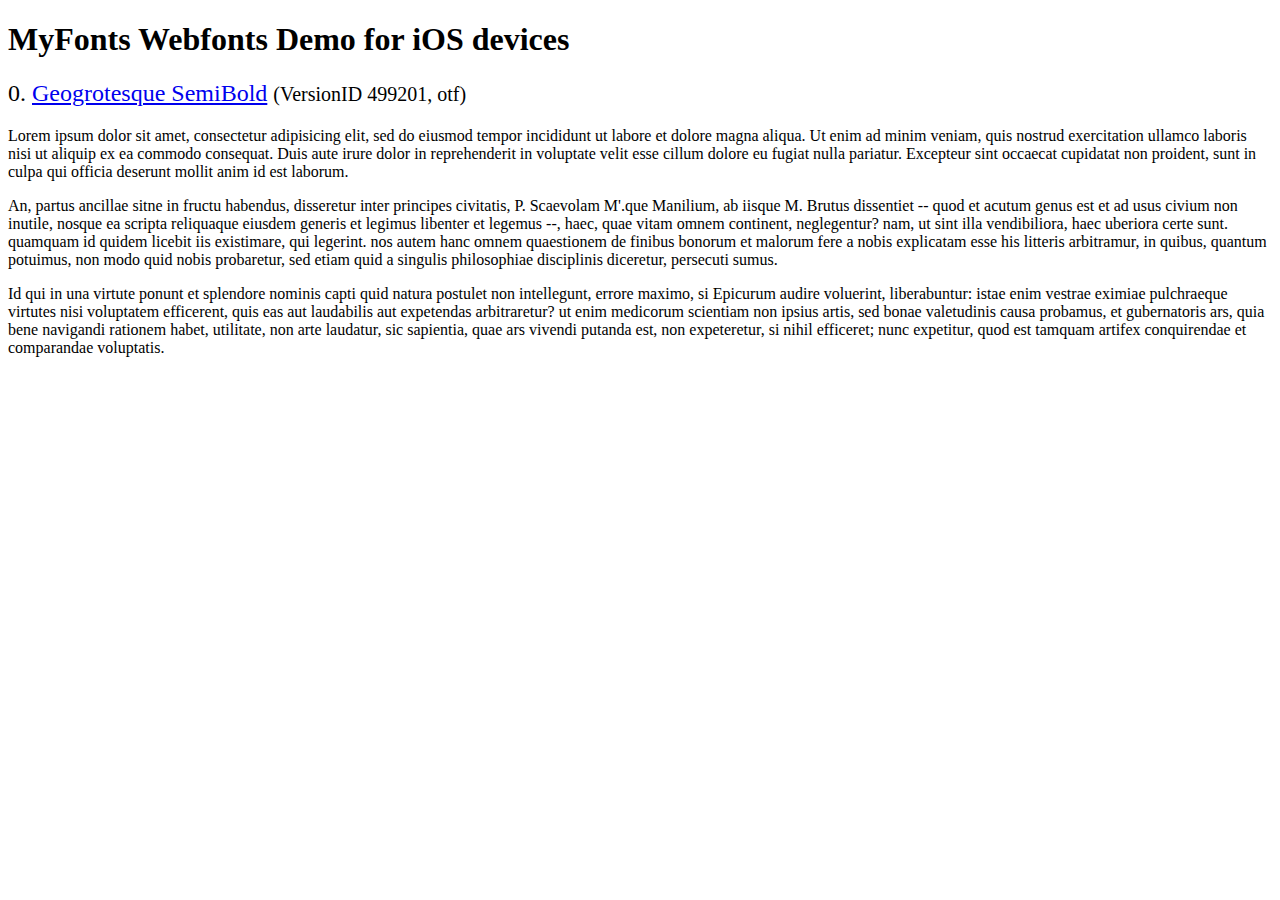
<file: velocity-bs4/assets/plugins/flexslider/demo/fonts/webfonts/geo-semibold/svg/index.html>
<!DOCTYPE html>
<html>
<head>
<title>MyFonts Webfonts Demo for iOS devices</title>
<meta http-equiv="content-type" content="text/html; charset=utf-8" />

<style type="text/css" media="all">

	h2 {
		 font-weight:normal;
	}

		
	@font-face {
		font-family:"Geogrotesque-SemiBold";
		src:url("style_169898.svg#Geogrotesque-SemiBold") format("svg");
	}
	
	.webfont_0 {
		font-family: Geogrotesque-SemiBold;
	}
		
</style>

</head>

<body>

<h1>MyFonts Webfonts Demo for iOS devices</h1>


<h2>0. <span class='webfont_0'><a href='http://new.myfonts.com/search/style::169898/'>Geogrotesque SemiBold</a></span>
<small>(VersionID 499201, otf)</small>
</h2>

<p class='webfont_0'>Lorem ipsum dolor sit amet, consectetur adipisicing elit, sed do eiusmod tempor incididunt ut labore et dolore magna aliqua. Ut enim ad minim veniam, quis nostrud exercitation ullamco laboris nisi ut aliquip ex ea commodo consequat. Duis aute irure dolor in reprehenderit in voluptate velit esse cillum dolore eu fugiat nulla pariatur. Excepteur sint occaecat cupidatat non proident, sunt in culpa qui officia deserunt mollit anim id est laborum.</p>

<p class='webfont_0'>An, partus ancillae sitne in fructu habendus, disseretur inter principes civitatis, P. Scaevolam M'.que Manilium, ab iisque M. Brutus dissentiet -- quod et acutum genus est et ad usus civium non inutile, nosque ea scripta reliquaque eiusdem generis et legimus libenter et legemus --, haec, quae vitam omnem continent, neglegentur? nam, ut sint illa vendibiliora, haec uberiora certe sunt. quamquam id quidem licebit iis existimare, qui legerint. nos autem hanc omnem quaestionem de finibus bonorum et malorum fere a nobis explicatam esse his litteris arbitramur, in quibus, quantum potuimus, non modo quid nobis probaretur, sed etiam quid a singulis philosophiae disciplinis diceretur, persecuti sumus.</p>

<p class='webfont_0'>Id qui in una virtute ponunt et splendore nominis capti quid natura postulet non intellegunt, errore maximo, si Epicurum audire voluerint, liberabuntur: istae enim vestrae eximiae pulchraeque virtutes nisi voluptatem efficerent, quis eas aut laudabilis aut expetendas arbitraretur? ut enim medicorum scientiam non ipsius artis, sed bonae valetudinis causa probamus, et gubernatoris ars, quia bene navigandi rationem habet, utilitate, non arte laudatur, sic sapientia, quae ars vivendi putanda est, non expeteretur, si nihil efficeret; nunc expetitur, quod est tamquam artifex conquirendae et comparandae voluptatis.</p>




</body>
</html>
</file>
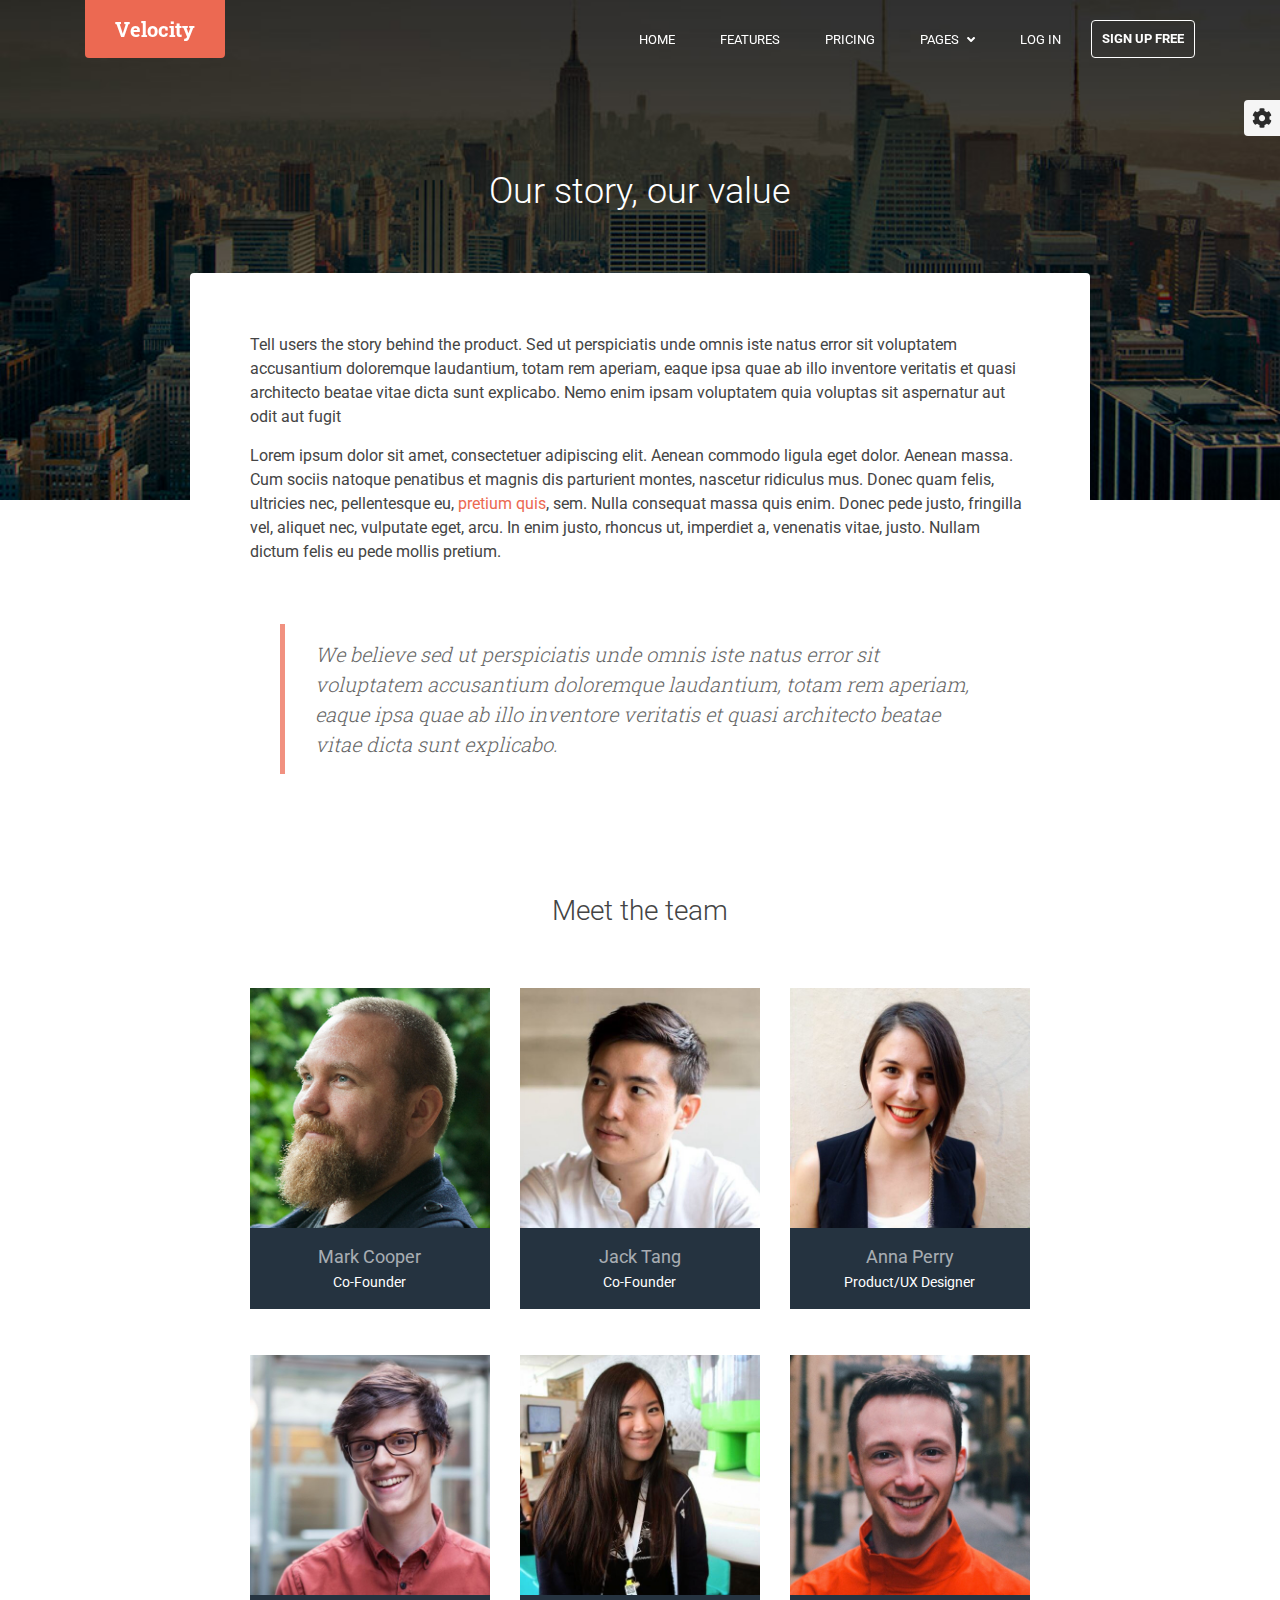
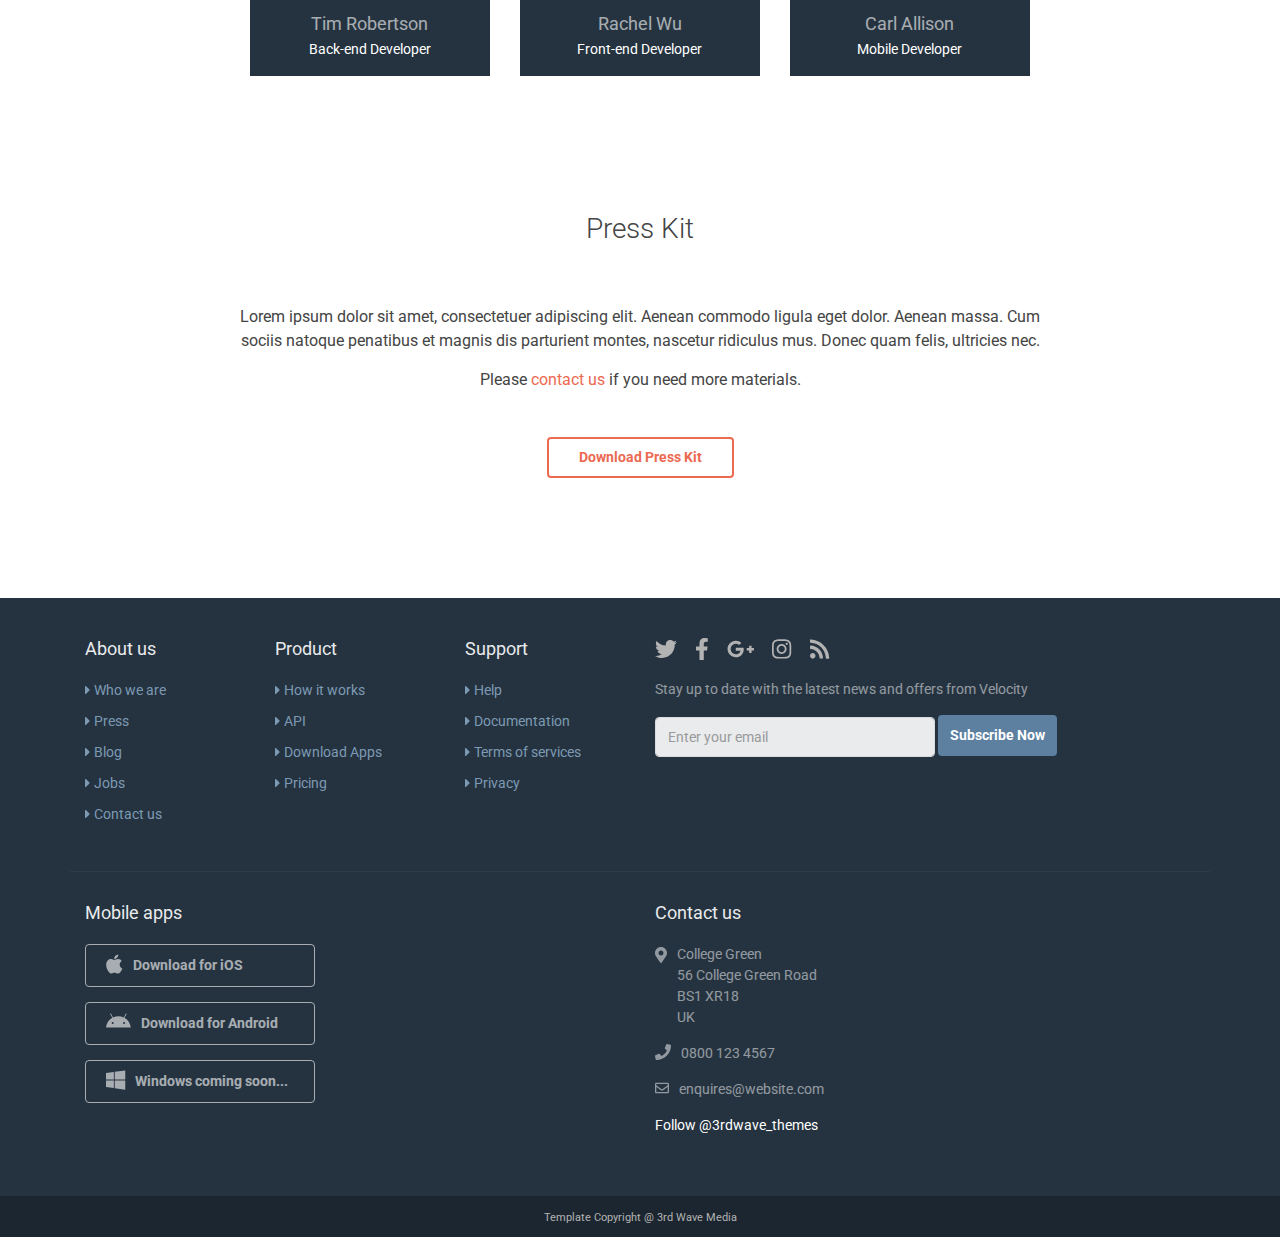
<file: velocity-bs4/about.html>
<!DOCTYPE html>
<html lang="en"> 
<head>
    <title>Responsive website template for products</title>
    <!-- Meta -->
    <meta charset="utf-8">
    <meta http-equiv="X-UA-Compatible" content="IE=edge">
    <meta name="viewport" content="width=device-width, initial-scale=1.0">
    <meta name="description" content="">
    <meta name="author" content="">    
    <link rel="shortcut icon" href="favicon.ico">  
    <link href='https://fonts.googleapis.com/css?family=Roboto:400,400italic,500,500italic,700,700italic,900,900italic,300italic,300' rel='stylesheet' type='text/css'> 
    <link href='https://fonts.googleapis.com/css?family=Roboto+Slab:400,700,300,100' rel='stylesheet' type='text/css'>
    <!-- FontAwesome JS -->
    <script defer src="assets/fontawesome/js/all.js"></script>
    <!-- Global CSS -->
    <link rel="stylesheet" href="assets/plugins/bootstrap/css/bootstrap.min.css">   
    <!-- Plugins CSS -->    
    <link rel="stylesheet" href="assets/plugins/flexslider/flexslider.css">
    <!-- Theme CSS -->
    <link id="theme-style" rel="stylesheet" href="assets/css/theme-1.css">

</head> 

<body class="about-page">    
    <!-- ******HEADER****** --> 
    <header id="header" class="header navbar-fixed-top">  
        <div class="container">       
            <h1 class="logo">
                <a href="index.html"><span class="logo-icon"></span><span class="text">Velocity</span></a>
            </h1><!--//logo-->
            <nav class="main-nav navbar navbar-right navbar-inverse navbar-expand-md" role="navigation">
                <button class="navbar-toggler navbar-toggler-right" type="button" data-toggle="collapse" data-target="#navbar-collapse" aria-controls="navbar-collapse" aria-expanded="false" aria-label="Toggle navigation">
                    <span class="navbar-toggler-icon"></span>
                </button>
                <div id="navbar-collapse" class="navbar-collapse collapse">
                    <ul class="nav navbar-nav">
                        <li class="nav-item"><a class="nav-link" href="index.html">Home</a></li>
                        <li class="nav-item"><a class="nav-link" href="features.html">Features</a></li>
                        <li class="nav-item"><a class="nav-link" href="pricing.html">Pricing</a></li>
                        <li class="nav-item dropdown">
                            <a class="nav-link dropdown-toggle" data-toggle="dropdown" aria-haspopup="true" aria-expanded="false" href="#">Pages <i class="fas fa-angle-down"></i></a>
                            <div class="dropdown-menu dropdown-menu-right">
                                <a class="dropdown-item" href="download.html">Download Apps</a>
                                <a class="dropdown-item" href="blog.html">Blog</a>
                                <a class="dropdown-item" href="blog-single.html">Blog Single</a>
                                <a class="dropdown-item" href="blog-category.html">Blog Category</a>
                                <a class="dropdown-item" href="blog-archive.html">Blog Archive</a>
                                <a class="dropdown-item" href="about.html">About Us</a>
                                <a class="dropdown-item" href="contact.html">Contact</a>                  
                            </div>                            
                        </li><!--//dropdown-->                         
                        <li class="nav-item"><a class="nav-link" href="login.html">Log in</a></li>
                        <li class="nav-item nav-item-cta last"><a class="btn btn-cta btn-cta-secondary" href="signup.html">Sign Up Free</a></li>
                    </ul><!--//nav-->
                </div><!--//navabr-collapse-->
            </nav><!--//main-nav-->                     
        </div><!--//container-->
    </header><!--//header-->
    
    <div class="headline-bg about-headline-bg">
    </div><!--//headline-bg-->         
    
    <!-- ******Video Section****** --> 
    <section class="story-section section section-on-bg">
        <h2 class="title container text-center">Our story, our value</h2>
        <div class="story-container container text-center"> 
            <div class="story-container-inner" >                    
                <div class="about">
                    <p>Tell users the story behind the product. Sed ut perspiciatis unde omnis iste natus error sit voluptatem accusantium doloremque laudantium, totam rem aperiam, eaque ipsa quae ab illo inventore veritatis et quasi architecto beatae vitae dicta sunt explicabo. Nemo enim ipsam voluptatem quia voluptas sit aspernatur aut odit aut fugit</p> 
                    <p>Lorem ipsum dolor sit amet, consectetuer adipiscing elit. Aenean commodo ligula eget dolor. Aenean massa. Cum sociis natoque penatibus et magnis dis parturient montes, nascetur ridiculus mus. Donec quam felis, ultricies nec, pellentesque eu, <a href="#">pretium quis</a>, sem. Nulla consequat massa quis enim. Donec pede justo, fringilla vel, aliquet nec, vulputate eget, arcu. In enim justo, rhoncus ut, imperdiet a, venenatis vitae, justo. Nullam dictum felis eu pede mollis pretium.</p>
                    <blockquote class="belief">We believe sed ut perspiciatis unde omnis iste natus error sit voluptatem accusantium doloremque laudantium, totam rem aperiam, eaque ipsa quae ab illo inventore veritatis et quasi architecto beatae vitae dicta sunt explicabo.</blockquote>               
                </div><!--//about-->
                <div class="team">
                    <h3 class="title">Meet the team</h3>
                    <div class="row">
                        <div class="member col-lg-4 col-md-6 col-12">
                            <div class="member-inner">
                                <figure class="profile">
                                    <img class="img-fluid" src="assets/images/team/member-1.png" alt=""/>
                                    <figcaption class="info">
                                        <span class="name">Mark Cooper</span>
                                        <br />
                                        <span class="job-title">Co-Founder</span>
                                        
                                    </figcaption>
                                </figure><!--//profile-->
                                <div class="social">
                                    <ul class="social-list list-inline">
                                        <li class="list-inline-item"><a href="#"><i class="fab fa-linkedin-in"></i></a></li>
                                        <li class="list-inline-item"><a href="#"><i class="fab fa-twitter"></i></a></li>
                                    </ul><!--//social-list-->
                                </div><!--//social-->
                            </div><!--//member-inner-->
                        </div><!--//member-->
                        <div class="member col-lg-4 col-md-6 col-12">
                            <div class="member-inner">
                                <figure class="profile">
                                    <img class="img-fluid" src="assets/images/team/member-2.png" alt=""/>
                                    <figcaption class="info"><span class="name">Jack Tang</span><br /><span class="job-title">Co-Founder</span></figcaption>
                                </figure><!--//profile-->
                                <div class="social">
                                    <ul class="social-list list-inline">
                                        <li class="list-inline-item"><a href="#"><i class="fab fa-linkedin-in"></i></a></li>
                                        <li class="list-inline-item"><a href="#"><i class="fab fa-twitter"></i></a></li>
                                    </ul><!--//social-list-->
                                </div><!--//social-->
                            </div><!--//member-inner-->
                        </div><!--//member-->
                        <div class="member col-lg-4 col-md-6 col-12">
                            <div class="member-inner">
                                <figure class="profile">
                                    <img class="img-fluid" src="assets/images/team/member-3.png" alt=""/>
                                    <figcaption class="info"><span class="name">Anna Perry</span><br /><span class="job-title">Product/UX Designer</span></figcaption>
                                </figure><!--//profile-->
                                <div class="social">
                                    <ul class="social-list list-inline">
                                        <li class="list-inline-item"><a href="#"><i class="fab fa-linkedin-in"></i></a></li>
                                        <li class="list-inline-item"><a href="#"><i class="fab fa-twitter"></i></a></li>
                                        <li class="list-inline-item"><a href="#"><i class="fab fa-dribbble"></i></a></li>
                                    </ul><!--//social-list-->
                                </div><!--//social-->
                            </div><!--//member-inner-->
                        </div><!--//member-->
                        <div class="member col-lg-4 col-md-6 col-12">
                            <div class="member-inner">
                                <figure class="profile">
                                    <img class="img-fluid" src="assets/images/team/member-4.png" alt=""/>
                                    <figcaption class="info"><span class="name">Tim Robertson</span><br /><span class="job-title">Back-end Developer</span></figcaption>
                                </figure><!--//profile-->
                                <div class="social">
                                    <ul class="social-list list-inline">
                                        <li class="list-inline-item"><a href="#"><i class="fab fa-linkedin-in"></i></a></li>
                                        <li class="list-inline-item"><a href="#"><i class="fab fa-twitter"></i></a></li>
                                        <li class="list-inline-item"><a href="#"><i class="fab fa-github-alt"></i></a></li>
                                    </ul><!--//social-list-->
                                </div><!--//social-->
                            </div><!--//member-inner-->
                        </div><!--//member-->
                        <div class="member col-lg-4 col-md-6 col-12">
                            <div class="member-inner">
                                <figure class="profile">
                                    <img class="img-fluid" src="assets/images/team/member-5.png" alt=""/>
                                    <figcaption class="info"><span class="name">Rachel Wu</span><br /><span class="job-title">Front-end Developer</span></figcaption>
                                </figure><!--//profile-->
                                <div class="social">
                                    <ul class="social-list list-inline">
                                        <li class="list-inline-item"><a href="#"><i class="fab fa-linkedin-in"></i></a></li>
                                        <li class="list-inline-item"><a href="#"><i class="fab fa-twitter"></i></a></li>
                                        <li class="list-inline-item"><a href="#"><i class="fab fa-github-alt"></i></a></li>
                                    </ul><!--//social-list-->
                                </div><!--//social-->
                            </div><!--//member-inner-->
                        </div><!--//member-->
                        <div class="member col-lg-4 col-md-6 col-12">
                            <div class="member-inner">
                                <figure class="profile">
                                    <img class="img-fluid" src="assets/images/team/member-6.png" alt=""/>
                                    <figcaption class="info"><span class="name">Carl Allison</span><br /><span class="job-title">Mobile Developer</span></figcaption>
                                </figure><!--//profile-->
                                <div class="social">
                                    <ul class="social-list list-inline">
                                        <li class="list-inline-item"><a href="#"><i class="fab fa-linkedin-in"></i></a></li>
                                        <li class="list-inline-item"><a href="#"><i class="fab fa-twitter"></i></a></li>
                                        <li class="list-inline-item"><a href="#"><i class="fab fa-github-alt"></i></a></li>
                                    </ul><!--//social-list-->
                                </div><!--//social-->
                            </div><!--//member-inner-->
                        </div><!--//member-->
                    </div><!--//row-->
                </div><!--//team-->
                <div class="press-kit text-center">
                    <h3 class="title">Press Kit</h3>
                    <p>Lorem ipsum dolor sit amet, consectetuer adipiscing elit. Aenean commodo ligula eget dolor. Aenean massa. Cum sociis natoque penatibus et magnis dis parturient montes, nascetur ridiculus mus. Donec quam felis, ultricies nec.</p>
                    <p>Please <a href="contact.html">contact us</a> if you need more materials.</p>
                    <a class="btn btn-cta btn-cta-secondary" href="#">Download Press Kit</a>
                </div><!--//press-kit-->
            </div><!--//story-container--> 
        </div><!--//container-->
    </section><!--//story-video-->
    
    <!-- ******FOOTER****** --> 
    <footer class="footer">
        <div class="footer-content">
            <div class="container">
                <div class="row">                    
                    <div class="footer-col links col-lg-2 col-md-4 col-12">
                        <div class="footer-col-inner">
                            <h3 class="title">About us</h3>
                            <ul class="list-unstyled">
                                <li><a href="#"><i class="fas fa-caret-right mr-1"></i>Who we are</a></li>
                                <li><a href="#"><i class="fas fa-caret-right mr-1"></i>Press</a></li>
                                <li><a href="#"><i class="fas fa-caret-right mr-1"></i>Blog</a></li>
                                <li><a href="#"><i class="fas fa-caret-right mr-1"></i>Jobs</a></li>
                                <li><a href="#"><i class="fas fa-caret-right mr-1"></i>Contact us</a></li>
                            </ul>
                        </div><!--//footer-col-inner-->
                    </div><!--//foooter-col-->    
                    <div class="footer-col links col-lg-2 col-md-4 col-12">
                        <div class="footer-col-inner">
                            <h3 class="title">Product</h3>
                            <ul class="list-unstyled">
                                <li><a href="#"><i class="fas fa-caret-right mr-1"></i>How it works</a></li>
                                <li><a href="#"><i class="fas fa-caret-right mr-1"></i>API</a></li>
                                <li><a href="#"><i class="fas fa-caret-right mr-1"></i>Download Apps</a></li>
                                <li><a href="#"><i class="fas fa-caret-right mr-1"></i>Pricing</a></li>
                            </ul>
                        </div><!--//footer-col-inner-->
                    </div><!--//foooter-col-->              
                    <div class="footer-col links col-lg-2 col-md-4 col-12 sm-break">
                        <div class="footer-col-inner">
                            <h3 class="title">Support</h3>
                            <ul class="list-unstyled">
                                <li><a href="#"><i class="fas fa-caret-right mr-1"></i>Help</a></li>
                                <li><a href="#"><i class="fas fa-caret-right mr-1"></i>Documentation</a></li>
                                <li><a href="#"><i class="fas fa-caret-right mr-1"></i>Terms of services</a></li>
                                <li><a href="#"><i class="fas fa-caret-right mr-1"></i>Privacy</a></li>
                            </ul>
                        </div><!--//footer-col-inner-->            
                    </div><!--//foooter-col-->   
                    <div class="footer-col connect col-12 col-lg-6">
                        <div class="footer-col-inner">
                            <ul class="social list-inline">
                                <li class="list-inline-item"><a href="https://twitter.com/3rdwave_themes" target="_blank"><i class="fab fa-twitter"></i></a></li>
                                <li class="list-inline-item"><a href="#"><i class="fab fa-facebook-f"></i></a></li>
                                <li class="list-inline-item"><a href="#"><i class="fab fa-google-plus-g"></i></a></li>
                                <li class="list-inline-item"><a href="#"><i class="fab fa-instagram"></i></a></li>        
                                <li class="list-inline-item row-end"><a href="#"><i class="fas fa-rss"></i></a></li>             
                            </ul>
                            <div class="form-container">
                                <p class="intro">Stay up to date with the latest news and offers from Velocity</p>
                                <form class="signup-form navbar-form">
                                    <div class="form-group ">
                                        <input type="text" class="form-control" placeholder="Enter your email">
                                    </div>   
                                    <button type="submit" class="btn btn-cta btn-cta-primary">Subscribe Now</button>                                 
                                </form>                               
                            </div><!--//subscription-form-->
                        </div><!--//footer-col-inner-->
                    </div><!--//foooter-col-->
                    <div class="clearfix"></div> 
                </div><!--//row-->
                <div class="row has-divider">
                    <div class="footer-col download col-12 col-lg-6">
                        <div class="footer-col-inner">
                            <h3 class="title">Mobile apps</h3>
                            <ul class="list-unstyled download-list">
                                <li><a class="btn btn-ghost" href="#"><i class="fab fa-apple"></i><span class="text">Download for iOS</span> </a></li>
                                <li><a class="btn btn-ghost" href="#"><i class="fab fa-android"></i><span class="text">Download for Android</span></a></li>
                                <li><a class="btn btn-ghost" href="#"><i class="fab fa-windows"></i><span class="text">Windows coming soon...</span></a></li>
                            </ul>
                        </div><!--//footer-col-inner-->
                    </div><!--//download-->
                    <div class="footer-col contact col-12 col-lg-6">
                        <div class="footer-col-inner">
                            <h3 class="title">Contact us</h3>                          
                            <p class="adr clearfix">
                                <i class="fas fa-map-marker-alt float-left"></i>        
                                <span class="adr-group float-left">       
                                    <span class="street-address">College Green</span><br>
                                    <span class="region">56 College Green Road</span><br>
                                    <span class="postal-code">BS1 XR18</span><br>
                                    <span class="country-name">UK</span>
                                </span>
                            </p>
                            <p class="tel"><i class="fas fa-phone"></i>0800 123 4567</p>
                            <p class="email"><i class="far fa-envelope"></i><a href="#">enquires@website.com</a></p> 
                            <a href="https://twitter.com/3rdwave_themes" class="twitter-follow-button" data-show-count="false">Follow @3rdwave_themes</a>
<script>!function(d,s,id){var js,fjs=d.getElementsByTagName(s)[0],p=/^http:/.test(d.location)?'http':'https';if(!d.getElementById(id)){js=d.createElement(s);js.id=id;js.src=p+'://platform.twitter.com/widgets.js';fjs.parentNode.insertBefore(js,fjs);}}(document, 'script', 'twitter-wjs');</script>                        
                        </div><!--//footer-col-inner-->
                    </div><!--//contact-->
                </div>
            </div><!--//container-->
        </div><!--//footer-content-->
        <div class="bottom-bar">
            <div class="container">
                <small class="copyright">Template Copyright @ <a href="http://themes.3rdwavemedia.com/" target="_blank">3rd Wave Media</a></small>                
            </div><!--//container-->
        </div><!--//bottom-bar-->
    </footer><!--//footer-->
    
    <!-- Video Modal -->
    <div class="modal modal-video" id="modal-video" tabindex="-1" role="dialog" aria-labelledby="videoModalLabel" aria-hidden="true">
        <div class="modal-dialog">
            <div class="modal-content">
                <div class="modal-header">
                    <button type="button" class="close" data-dismiss="modal" aria-hidden="true">&times;</button>
                    <h4 id="videoModalLabel" class="modal-title sr-only">Video Tour</h4>
                </div>
                <div class="modal-body">
                    <div class="video-container embed-responsive embed-responsive-16by9">
                        <iframe class="embed-responsive-item" id="vimeo-video" src="https://player.vimeo.com/video/32424882?" width="720" height="405" frameborder="0" webkitallowfullscreen mozallowfullscreen allowfullscreen></iframe>
                    </div><!--//video-container-->
                </div><!--//modal-body-->
            </div><!--//modal-content-->
        </div><!--//modal-dialog-->
    </div><!--//modal-->
    
    <!-- *****CONFIGURE STYLE (REMOVE ON YOUR PRODUCTION SITE)****** -->  
    <div class="config-wrapper">
        <div class="config-wrapper-inner">
            <a id="config-trigger" class="config-trigger" href="#"><i class="fas fa-cog mx-auto"></i></a>
            <div id="config-panel" class="config-panel">
                <h5>Choose Colour</h5>
                <ul id="color-options" class="list-unstyled list-inline mb-0">
                    <li class="theme-1 list-inline-item active" ><a data-style="assets/css/theme-1.css" href="#"></a></li>
                    <li class="theme-2 list-inline-item "><a data-style="assets/css/theme-2.css" href="#"></a></li>
                    <li class="theme-3 list-inline-item "><a data-style="assets/css/theme-3.css" href="#"></a></li>
                    <li class="theme-4 list-inline-item "><a data-style="assets/css/theme-4.css" href="#"></a></li>                   
                    <li class="theme-5 list-inline-item "><a data-style="assets/css/theme-5.css" href="#"></a></li>                     
                    <li class="theme-6 list-inline-item "><a data-style="assets/css/theme-6.css" href="#"></a></li>
                    <li class="theme-7 list-inline-item "><a data-style="assets/css/theme-7.css" href="#"></a></li>
                    <li class="theme-8 list-inline-item "><a data-style="assets/css/theme-8.css" href="#"></a></li>                    
                    <li class="theme-9 list-inline-item "><a data-style="assets/css/theme-9.css" href="#"></a></li>
                    <li class="theme-10 list-inline-item "><a data-style="assets/css/theme-10.css" href="#"></a></li>
                </ul><!--//color-options-->
                <a id="config-close" class="close" href="#"><i class="fas fa-times-circle"></i></a>
            </div><!--//configure-panel-->
        </div><!--//config-wrapper-inner-->
    </div><!--//config-wrapper-->
 
    <!-- Javascript -->          
    <script type="text/javascript" src="assets/plugins/jquery-3.4.1.min.js"></script>
    <script type="text/javascript" src="assets/plugins/popper.min.js"></script> 
    <script type="text/javascript" src="assets/plugins/bootstrap/js/bootstrap.min.js"></script> 
    <script type="text/javascript" src="assets/plugins/back-to-top.js"></script>
    <script type="text/javascript" src="assets/plugins/flexslider/jquery.flexslider-min.js"></script>     
    <script type="text/javascript" src="assets/js/main.js"></script>
    
    <!-- Theme Switcher (REMOVE ON YOUR PRODUCTION SITE) -->
    <script type="text/javascript" src="assets/js/demo/theme-switcher.js"></script>  
    
            
</body>
</html>
</file>
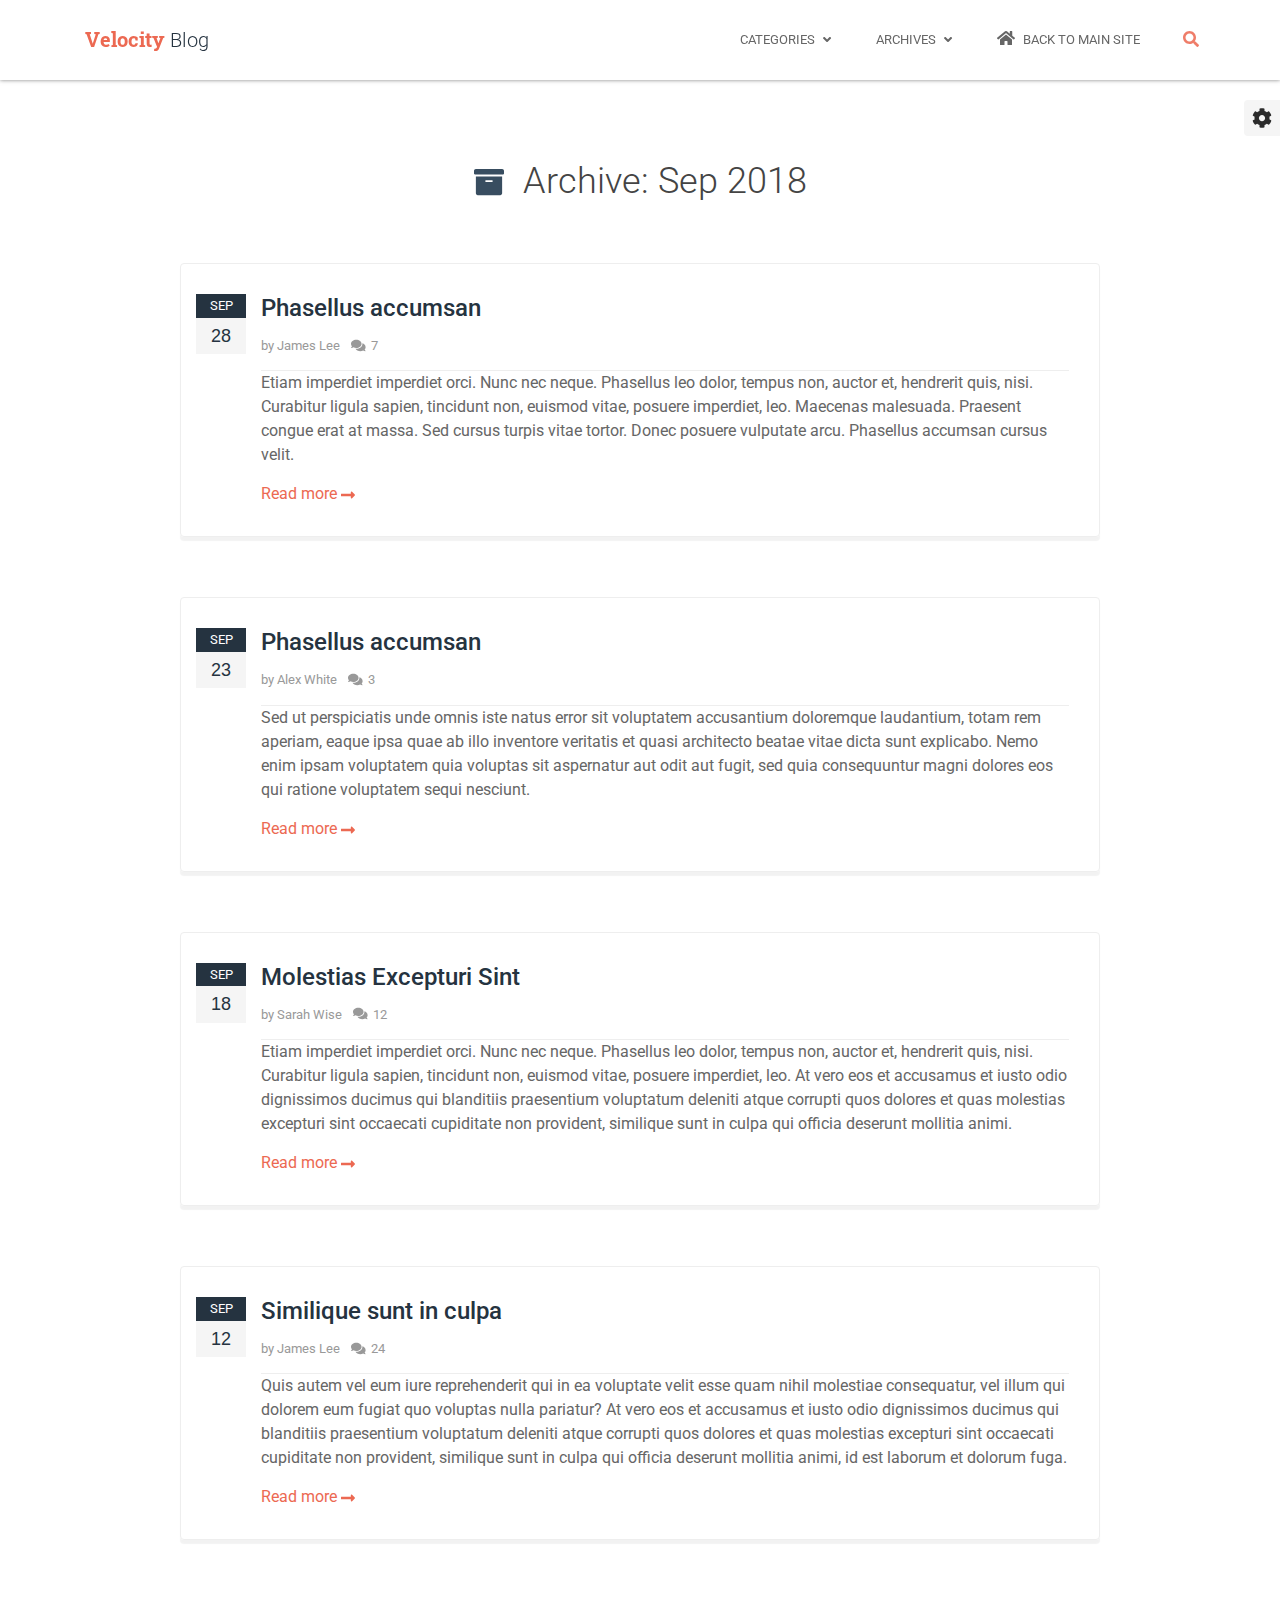
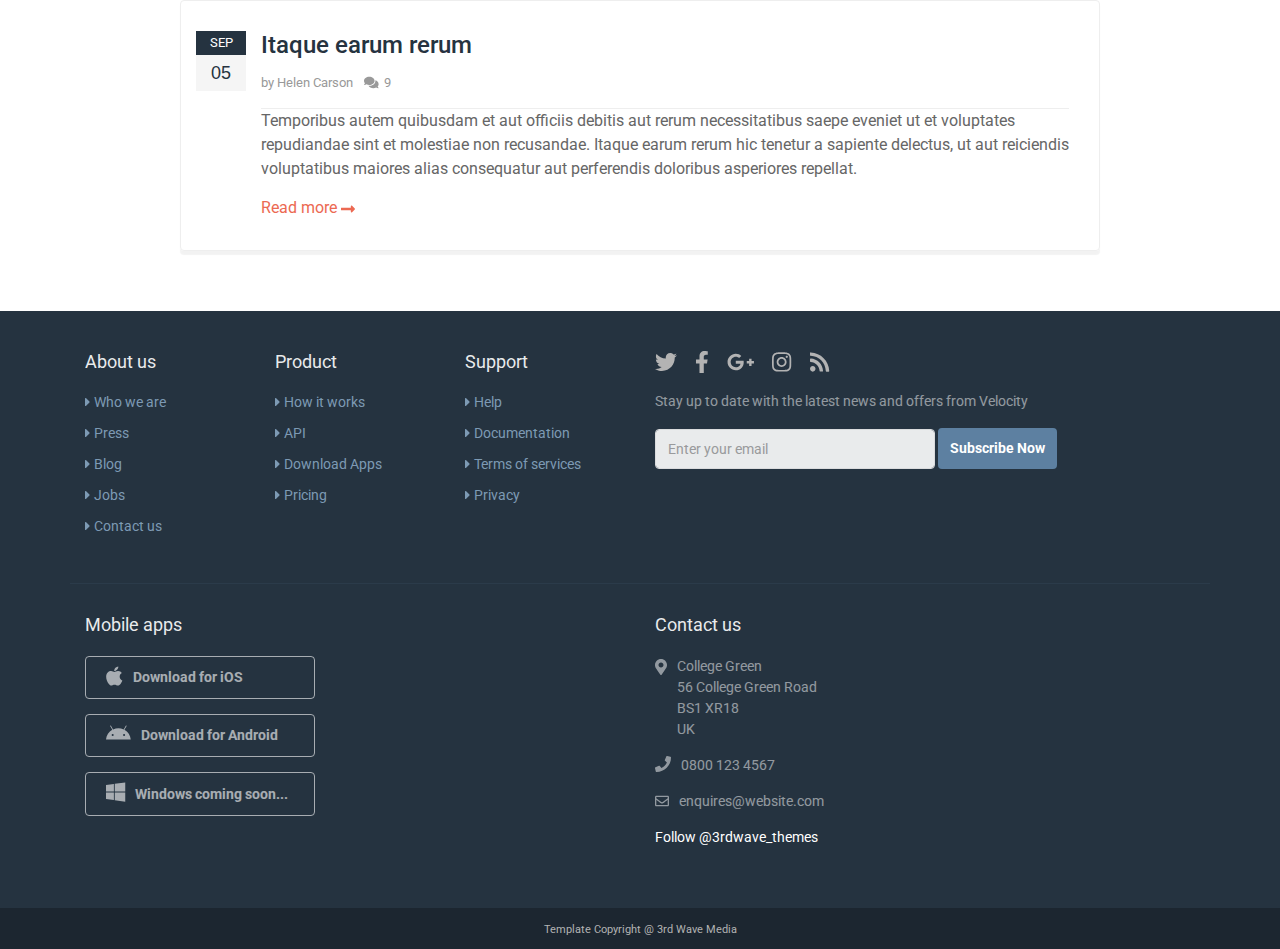
<file: velocity-bs4/blog-archive.html>
<!DOCTYPE html>
<html lang="en">
<head>
    <title>Responsive website template for products</title>
    <!-- Meta -->
    <meta charset="utf-8">
    <meta http-equiv="X-UA-Compatible" content="IE=edge">
    <meta name="viewport" content="width=device-width, initial-scale=1.0">
    <meta name="description" content="">
    <meta name="author" content="">    
    <link rel="shortcut icon" href="favicon.ico">  
    <link href='https://fonts.googleapis.com/css?family=Roboto:400,400italic,500,500italic,700,700italic,900,900italic,300italic,300' rel='stylesheet' type='text/css'> 
    <link href='https://fonts.googleapis.com/css?family=Roboto+Slab:400,700,300,100' rel='stylesheet' type='text/css'>
    <!-- FontAwesome JS -->
    <script defer src="assets/fontawesome/js/all.js"></script>
    <!-- Global CSS -->
    <link rel="stylesheet" href="assets/plugins/bootstrap/css/bootstrap.min.css">   
    <!-- Plugins CSS -->    
    <link rel="stylesheet" href="assets/plugins/flexslider/flexslider.css">
    <!-- Theme CSS -->
    <link id="theme-style" rel="stylesheet" href="assets/css/theme-1.css">
</head> 

<body class="blog-page blog-archive-page">
    <div class="wrapper">
        <!-- ******HEADER****** --> 
        <header class="header header-blog">  
            <div class="container">       
                <h1 class="logo">
                    <a href="blog.html">Velocity <span class="sub">Blog</span></a>
                </h1><!--//logo-->
                <nav class="main-nav navbar blog-nav navbar-right navbar-inverse navbar-expand-md" role="navigation">
                    <button class="navbar-toggler navbar-toggler-right" type="button" data-toggle="collapse" data-target="#navbar-collapse" aria-controls="navbar-collapse" aria-expanded="false" aria-label="Toggle navigation">
                        <span class="navbar-toggler-icon"></span>
                    </button>
                    <div id="navbar-collapse" class="navbar-collapse collapse">
                        
                        <div class="searchbox-container">
                            <form class="searchbox">
                                <label class="sr-only" for="search-form">Search</label>
                                <input id="search-form" class="form-control searchbox-input" placeholder="Search the blog..." type="search" value="" name="search-form">
                                <input class="searchbox-submit" type="submit" value="GO">
                                <span class="searchbox-icon">
                                    <i class="fas fa-search"></i>
                                </span>
                            </form>
                        </div><!--//searchbox-container-->
                        
                        <ul class="nav navbar-nav">
                            <li class="nav-item dropdown">
                                <a class="nav-link dropdown-toggle" data-toggle="dropdown" aria-haspopup="true" aria-expanded="false" href="#">Categories <i class="fas fa-angle-down"></i></a>
                                <div class="dropdown-menu dropdown-menu-right">
                                    <a class="dropdown-item" href="blog-category.html">Tech</a>
                                    <a class="dropdown-item" href="blog-category.html">Apps</a>
                                    <a class="dropdown-item" href="blog-category.html">News</a>
                                    <a class="dropdown-item" href="blog-category.html">Community</a>            
                                </div>                            
                            </li><!--//dropdown-->
                            <li class="nav-item dropdown">
                                <a class="nav-link dropdown-toggle" data-toggle="dropdown" aria-haspopup="true" aria-expanded="false" href="#">Archives <i class="fas fa-angle-down"></i></a>
                                <div class="dropdown-menu dropdown-menu-right">
                                    <a class="dropdown-item" href="blog-archive.html">Sep 2018 (5)</a>
                                    <a class="dropdown-item" href="blog-archive.html">Aug 2018 (6)</a>
                                    <a class="dropdown-item" href="blog-archive.html">July 2018 (3)</a>
                                    <a class="dropdown-item" href="blog-archive.html">June 2018 (4)</a>              
                                </div>                            
                            </li><!--//dropdown-->
                            <li class="nav-item nav-item-main-site last"><a class="nav-link" href="index.html"><i class="fas fa-home"></i> Back to main site</a></li>
                        </ul><!--//nav-->
                        
                                                                        
                        
                    </div><!--//navabr-collapse-->
                </nav><!--//main-nav-->          
            </div><!--//container-->
        </header><!--//header-->         
        
        <!-- ******BLOG LIST****** --> 
        <div class="blog blog-category blog-archive container">
            <h2 class="page-title text-center"><i class="fas fa-archive"></i> Archive: Sep 2018</h2>
            
            <div class="blog-list blog-category-list">
                <div class="row">
                    <article class="post mr-lg-auto ml-lg-auto col-12 col-lg-10">
                        <div class="post-inner">
                            <div class="content">
                                <div class="date-label">
                                    <span class="month">SEP</span>
                                    <span class="date-number">28</span>
                                </div>
                                <h3 class="post-title"><a href="blog-single.html">Phasellus accumsan</a></h3>
                                <div class="meta">
                                    <ul class="meta-list list-inline">                                       
                                    	<li class="list-inline-item post-author"> by <a href="#">James Lee</a></li>
                                    	<li class="list-inline-item post-comments-link">
                                	        <a href="blog-single.html#comment-area"><i class="fas fa-comments"></i>7</a>
                                	    </li>
                                	</ul><!--//meta-list-->                           	
                                </div><!--meta-->                               
                                <div class="post-entry">
                                    <p>Etiam imperdiet imperdiet orci. Nunc nec neque. Phasellus leo dolor, tempus non, auctor et, hendrerit quis, nisi. Curabitur ligula sapien, tincidunt non, euismod vitae, posuere imperdiet, leo. Maecenas malesuada. Praesent congue erat at massa. Sed cursus turpis vitae tortor. Donec posuere vulputate arcu. Phasellus accumsan cursus velit.</p>
                                    <a class="read-more" href="blog-single.html">Read more <i class="fas fa-long-arrow-alt-right" data-fa-transform="down-2" ></i></a>
                                </div>                                
                            </div><!--//content-->
                        </div><!--//post-inner-->
                    </article><!--//post-->
                    
                    <article class="post mr-lg-auto ml-lg-auto col-12 col-lg-10">
                        <div class="post-inner">
                            <div class="content">
                                <div class="date-label">
                                    <span class="month">SEP</span>
                                    <span class="date-number">23</span>
                                </div>
                                <h3 class="post-title"><a href="blog-single.html">Phasellus accumsan</a></h3>
                                <div class="meta">
                                    <ul class="meta-list list-inline">                                       
                                    	<li class="list-inline-item post-author"> by <a href="#">Alex White</a></li>
                                    	<li class="list-inline-item post-comments-link">
                                	        <a href="blog-single.html#comment-area"><i class="fas fa-comments"></i>3</a>
                                	    </li>
                                	</ul><!--//meta-list-->                           	
                                </div><!--meta-->                                
                                <div class="post-entry">
                                    <p>Sed ut perspiciatis unde omnis iste natus error sit voluptatem accusantium doloremque laudantium, totam rem aperiam, eaque ipsa quae ab illo inventore veritatis et quasi architecto beatae vitae dicta sunt explicabo. Nemo enim ipsam voluptatem quia voluptas sit aspernatur aut odit aut fugit, sed quia consequuntur magni dolores eos qui ratione voluptatem sequi nesciunt.</p>
                                    <a class="read-more" href="blog-single.html">Read more <i class="fas fa-long-arrow-alt-right" data-fa-transform="down-2" ></i></a>
                                </div>                                
                            </div><!--//content-->
                        </div><!--//post-inner-->
                    </article><!--//post-->
                    
                    <article class="post mr-lg-auto ml-lg-auto col-12 col-lg-10">
                        <div class="post-inner">
                            <div class="content">
                               <div class="date-label">
                                    <span class="month">SEP</span>
                                    <span class="date-number">18</span>
                                </div>                                
                                <h3 class="post-title"><a href="blog-single.html">Molestias Excepturi Sint</a></h3>
                                <div class="meta">
                                    <ul class="meta-list list-inline">                                       
                                    	<li class="list-inline-item post-author"> by <a href="#">Sarah Wise</a></li>
                                    	<li class="list-inline-item post-comments-link">
                                	        <a href="blog-single.html#comment-area"><i class="fas fa-comments"></i>12</a>
                                	    </li>
                                	</ul><!--//meta-list-->                           	
                                </div><!--meta-->
                                
                                <div class="post-entry">
                                    <p>Etiam imperdiet imperdiet orci. Nunc nec neque. Phasellus leo dolor, tempus non, auctor et, hendrerit quis, nisi. Curabitur ligula sapien, tincidunt non, euismod vitae, posuere imperdiet, leo. At vero eos et accusamus et iusto odio dignissimos ducimus qui blanditiis praesentium voluptatum deleniti atque corrupti quos dolores et quas molestias excepturi sint occaecati cupiditate non provident, similique sunt in culpa qui officia deserunt mollitia animi.</p>
                                    <a class="read-more" href="blog-single.html">Read more <i class="fas fa-long-arrow-alt-right" data-fa-transform="down-2" ></i></a>
                                </div>                                
                            </div><!--//content-->
                        </div><!--//post-inner-->
                    </article><!--//post-->
                    
                    <article class="post mr-lg-auto ml-lg-auto col-12 col-lg-10">
                        <div class="post-inner">
                            <div class="content">
                                <div class="date-label">
                                    <span class="month">SEP</span>
                                    <span class="date-number">12</span>
                                </div>
                                <h3 class="post-title"><a href="blog-single.html">Similique sunt in culpa</a></h3>
                                <div class="meta">
                                    <ul class="meta-list list-inline">
                                    	<li class="list-inline-item post-author"> by <a href="#">James Lee</a></li>
                                    	<li class="list-inline-item post-comments-link">
                                	        <a href="blog-single.html#comment-area"><i class="fas fa-comments"></i>24</a>
                                	    </li>
                                	</ul><!--//meta-list-->                           	
                                </div><!--meta-->
                                
                                <div class="post-entry">
                                    <p>Quis autem vel eum iure reprehenderit qui in ea voluptate velit esse quam nihil molestiae consequatur, vel illum qui dolorem eum fugiat quo voluptas nulla pariatur? At vero eos et accusamus et iusto odio dignissimos ducimus qui blanditiis praesentium voluptatum deleniti atque corrupti quos dolores et quas molestias excepturi sint occaecati cupiditate non provident, similique sunt in culpa qui officia deserunt mollitia animi, id est laborum et dolorum fuga.</p>
                                    <a class="read-more" href="blog-single.html">Read more <i class="fas fa-long-arrow-alt-right" data-fa-transform="down-2" ></i></a>
                                </div>                                
                            </div><!--//content-->
                        </div><!--//post-inner-->
                    </article><!--//post-->
                    
                    <article class="post mr-lg-auto ml-lg-auto col-12 col-lg-10">
                        <div class="post-inner">
                            <div class="content">
                               <div class="date-label">
                                    <span class="month">SEP</span>
                                    <span class="date-number">05</span>
                                </div>                                
                                <h3 class="post-title"><a href="blog-single.html">Itaque earum rerum</a></h3>
                                <div class="meta">
                                    <ul class="meta-list list-inline">                                       
                                    	<li class="list-inline-item post-author"> by <a href="#">Helen Carson</a></li>
                                    	<li class="list-inline-item post-comments-link">
                                	        <a href="blog-single.html#comment-area"><i class="fas fa-comments"></i>9</a>
                                	    </li>
                                	</ul><!--//meta-list-->                           	
                                </div><!--meta-->
                                
                                <div class="post-entry">
                                    <p>Temporibus autem quibusdam et aut officiis debitis aut rerum necessitatibus saepe eveniet ut et voluptates repudiandae sint et molestiae non recusandae. Itaque earum rerum hic tenetur a sapiente delectus, ut aut reiciendis voluptatibus maiores alias consequatur aut perferendis doloribus asperiores repellat.</p>
                                    <a class="read-more" href="blog-single.html">Read more <i class="fas fa-long-arrow-alt-right" data-fa-transform="down-2" ></i></a>
                                </div>                                
                            </div><!--//content-->
                        </div><!--//post-inner-->
                    </article><!--//post-->
                </div><!--//row-->                  
            </div><!--//blog-list-->  
            
        </div><!--//blog-->        
    </div><!--//wrapper-->
    
    <!-- ******FOOTER****** --> 
    <footer class="footer">
        <div class="footer-content">
            <div class="container">
                <div class="row">                    
                    <div class="footer-col links col-lg-2 col-md-4 col-12">
                        <div class="footer-col-inner">
                            <h3 class="title">About us</h3>
                            <ul class="list-unstyled">
                                <li><a href="#"><i class="fas fa-caret-right mr-1"></i>Who we are</a></li>
                                <li><a href="#"><i class="fas fa-caret-right mr-1"></i>Press</a></li>
                                <li><a href="#"><i class="fas fa-caret-right mr-1"></i>Blog</a></li>
                                <li><a href="#"><i class="fas fa-caret-right mr-1"></i>Jobs</a></li>
                                <li><a href="#"><i class="fas fa-caret-right mr-1"></i>Contact us</a></li>
                            </ul>
                        </div><!--//footer-col-inner-->
                    </div><!--//foooter-col-->    
                    <div class="footer-col links col-lg-2 col-md-4 col-12">
                        <div class="footer-col-inner">
                            <h3 class="title">Product</h3>
                            <ul class="list-unstyled">
                                <li><a href="#"><i class="fas fa-caret-right mr-1"></i>How it works</a></li>
                                <li><a href="#"><i class="fas fa-caret-right mr-1"></i>API</a></li>
                                <li><a href="#"><i class="fas fa-caret-right mr-1"></i>Download Apps</a></li>
                                <li><a href="#"><i class="fas fa-caret-right mr-1"></i>Pricing</a></li>
                            </ul>
                        </div><!--//footer-col-inner-->
                    </div><!--//foooter-col-->              
                    <div class="footer-col links col-lg-2 col-md-4 col-12 sm-break">
                        <div class="footer-col-inner">
                            <h3 class="title">Support</h3>
                            <ul class="list-unstyled">
                                <li><a href="#"><i class="fas fa-caret-right mr-1"></i>Help</a></li>
                                <li><a href="#"><i class="fas fa-caret-right mr-1"></i>Documentation</a></li>
                                <li><a href="#"><i class="fas fa-caret-right mr-1"></i>Terms of services</a></li>
                                <li><a href="#"><i class="fas fa-caret-right mr-1"></i>Privacy</a></li>
                            </ul>
                        </div><!--//footer-col-inner-->            
                    </div><!--//foooter-col-->   
                    <div class="footer-col connect col-12 col-lg-6">
                        <div class="footer-col-inner">
                            <ul class="social list-inline">
                                <li class="list-inline-item"><a href="https://twitter.com/3rdwave_themes" target="_blank"><i class="fab fa-twitter"></i></a></li>
                                <li class="list-inline-item"><a href="#"><i class="fab fa-facebook-f"></i></a></li>
                                <li class="list-inline-item"><a href="#"><i class="fab fa-google-plus-g"></i></a></li>
                                <li class="list-inline-item"><a href="#"><i class="fab fa-instagram"></i></a></li>        
                                <li class="list-inline-item row-end"><a href="#"><i class="fas fa-rss"></i></a></li>             
                            </ul>
                            <div class="form-container">
                                <p class="intro">Stay up to date with the latest news and offers from Velocity</p>
                                <form class="signup-form navbar-form">
                                    <div class="form-group ">
                                        <input type="text" class="form-control" placeholder="Enter your email">
                                    </div>   
                                    <button type="submit" class="btn btn-cta btn-cta-primary">Subscribe Now</button>                                 
                                </form>                               
                            </div><!--//subscription-form-->
                        </div><!--//footer-col-inner-->
                    </div><!--//foooter-col-->
                    <div class="clearfix"></div> 
                </div><!--//row-->
                <div class="row has-divider">
                    <div class="footer-col download col-12 col-lg-6">
                        <div class="footer-col-inner">
                            <h3 class="title">Mobile apps</h3>
                            <ul class="list-unstyled download-list">
                                <li><a class="btn btn-ghost" href="#"><i class="fab fa-apple"></i><span class="text">Download for iOS</span> </a></li>
                                <li><a class="btn btn-ghost" href="#"><i class="fab fa-android"></i><span class="text">Download for Android</span></a></li>
                                <li><a class="btn btn-ghost" href="#"><i class="fab fa-windows"></i><span class="text">Windows coming soon...</span></a></li>
                            </ul>
                        </div><!--//footer-col-inner-->
                    </div><!--//download-->
                    <div class="footer-col contact col-12 col-lg-6">
                        <div class="footer-col-inner">
                            <h3 class="title">Contact us</h3>                          
                            <p class="adr clearfix">
                                <i class="fas fa-map-marker-alt float-left"></i>        
                                <span class="adr-group float-left">       
                                    <span class="street-address">College Green</span><br>
                                    <span class="region">56 College Green Road</span><br>
                                    <span class="postal-code">BS1 XR18</span><br>
                                    <span class="country-name">UK</span>
                                </span>
                            </p>
                            <p class="tel"><i class="fas fa-phone"></i>0800 123 4567</p>
                            <p class="email"><i class="far fa-envelope"></i><a href="#">enquires@website.com</a></p> 
                            <a href="https://twitter.com/3rdwave_themes" class="twitter-follow-button" data-show-count="false">Follow @3rdwave_themes</a>
<script>!function(d,s,id){var js,fjs=d.getElementsByTagName(s)[0],p=/^http:/.test(d.location)?'http':'https';if(!d.getElementById(id)){js=d.createElement(s);js.id=id;js.src=p+'://platform.twitter.com/widgets.js';fjs.parentNode.insertBefore(js,fjs);}}(document, 'script', 'twitter-wjs');</script>                        
                        </div><!--//footer-col-inner-->
                    </div><!--//contact-->
                </div>
            </div><!--//container-->
        </div><!--//footer-content-->
        <div class="bottom-bar">
            <div class="container">
                <small class="copyright">Template Copyright @ <a href="http://themes.3rdwavemedia.com/" target="_blank">3rd Wave Media</a></small>                
            </div><!--//container-->
        </div><!--//bottom-bar-->
    </footer><!--//footer-->
    
    <!-- Video Modal -->
    <div class="modal modal-video" id="modal-video" tabindex="-1" role="dialog" aria-labelledby="videoModalLabel" aria-hidden="true">
        <div class="modal-dialog">
            <div class="modal-content">
                <div class="modal-header">
                    <button type="button" class="close" data-dismiss="modal" aria-hidden="true">&times;</button>
                    <h4 id="videoModalLabel" class="modal-title sr-only">Video Tour</h4>
                </div>
                <div class="modal-body">
                    <div class="video-container embed-responsive embed-responsive-16by9">
                        <iframe class="embed-responsive-item" id="vimeo-video" src="https://player.vimeo.com/video/32424882?" width="720" height="405" frameborder="0" webkitallowfullscreen mozallowfullscreen allowfullscreen></iframe>
                    </div><!--//video-container-->
                </div><!--//modal-body-->
            </div><!--//modal-content-->
        </div><!--//modal-dialog-->
    </div><!--//modal-->
    
    <!-- *****CONFIGURE STYLE (REMOVE ON YOUR PRODUCTION SITE)****** -->   
    <div class="config-wrapper">
        <div class="config-wrapper-inner">
            <a id="config-trigger" class="config-trigger" href="#"><i class="fas fa-cog mx-auto"></i></a>
            <div id="config-panel" class="config-panel">
                <h5>Choose Colour</h5>
                <ul id="color-options" class="list-unstyled list-inline mb-0">
                    <li class="theme-1 list-inline-item active" ><a data-style="assets/css/theme-1.css" href="#"></a></li>
                    <li class="theme-2 list-inline-item "><a data-style="assets/css/theme-2.css" href="#"></a></li>
                    <li class="theme-3 list-inline-item "><a data-style="assets/css/theme-3.css" href="#"></a></li>
                    <li class="theme-4 list-inline-item "><a data-style="assets/css/theme-4.css" href="#"></a></li>                   
                    <li class="theme-5 list-inline-item "><a data-style="assets/css/theme-5.css" href="#"></a></li>                     
                    <li class="theme-6 list-inline-item "><a data-style="assets/css/theme-6.css" href="#"></a></li>
                    <li class="theme-7 list-inline-item "><a data-style="assets/css/theme-7.css" href="#"></a></li>
                    <li class="theme-8 list-inline-item "><a data-style="assets/css/theme-8.css" href="#"></a></li>                    
                    <li class="theme-9 list-inline-item "><a data-style="assets/css/theme-9.css" href="#"></a></li>
                    <li class="theme-10 list-inline-item "><a data-style="assets/css/theme-10.css" href="#"></a></li>
                </ul><!--//color-options-->
                <a id="config-close" class="close" href="#"><i class="fas fa-times-circle"></i></a>
            </div><!--//configure-panel-->
        </div><!--//config-wrapper-inner-->
    </div><!--//config-wrapper-->
 
    <!-- Javascript -->          
    <script type="text/javascript" src="assets/plugins/jquery-3.4.1.min.js"></script>
    <script type="text/javascript" src="assets/plugins/popper.min.js"></script> 
    <script type="text/javascript" src="assets/plugins/bootstrap/js/bootstrap.min.js"></script> 
    <script type="text/javascript" src="assets/plugins/back-to-top.js"></script>
    <script type="text/javascript" src="assets/plugins/flexslider/jquery.flexslider-min.js"></script>     
             
    <!-- blog specific js starts -->
    <script type="text/javascript" src="assets/plugins/imagesloaded/imagesloaded.pkgd.min.js"></script>     
    <script type="text/javascript" src="assets/plugins/masonry.pkgd.min.js"></script> 
    <script type="text/javascript" src="assets/js/blog.js"></script>
    <!-- blog specific js ends -->    
    
    <script type="text/javascript" src="assets/js/main.js"></script>
    
    <!-- Theme Switcher (REMOVE ON YOUR PRODUCTION SITE) -->
    <script type="text/javascript" src="assets/js/demo/theme-switcher.js"></script>  
    
            
</body>
</html>
</file>
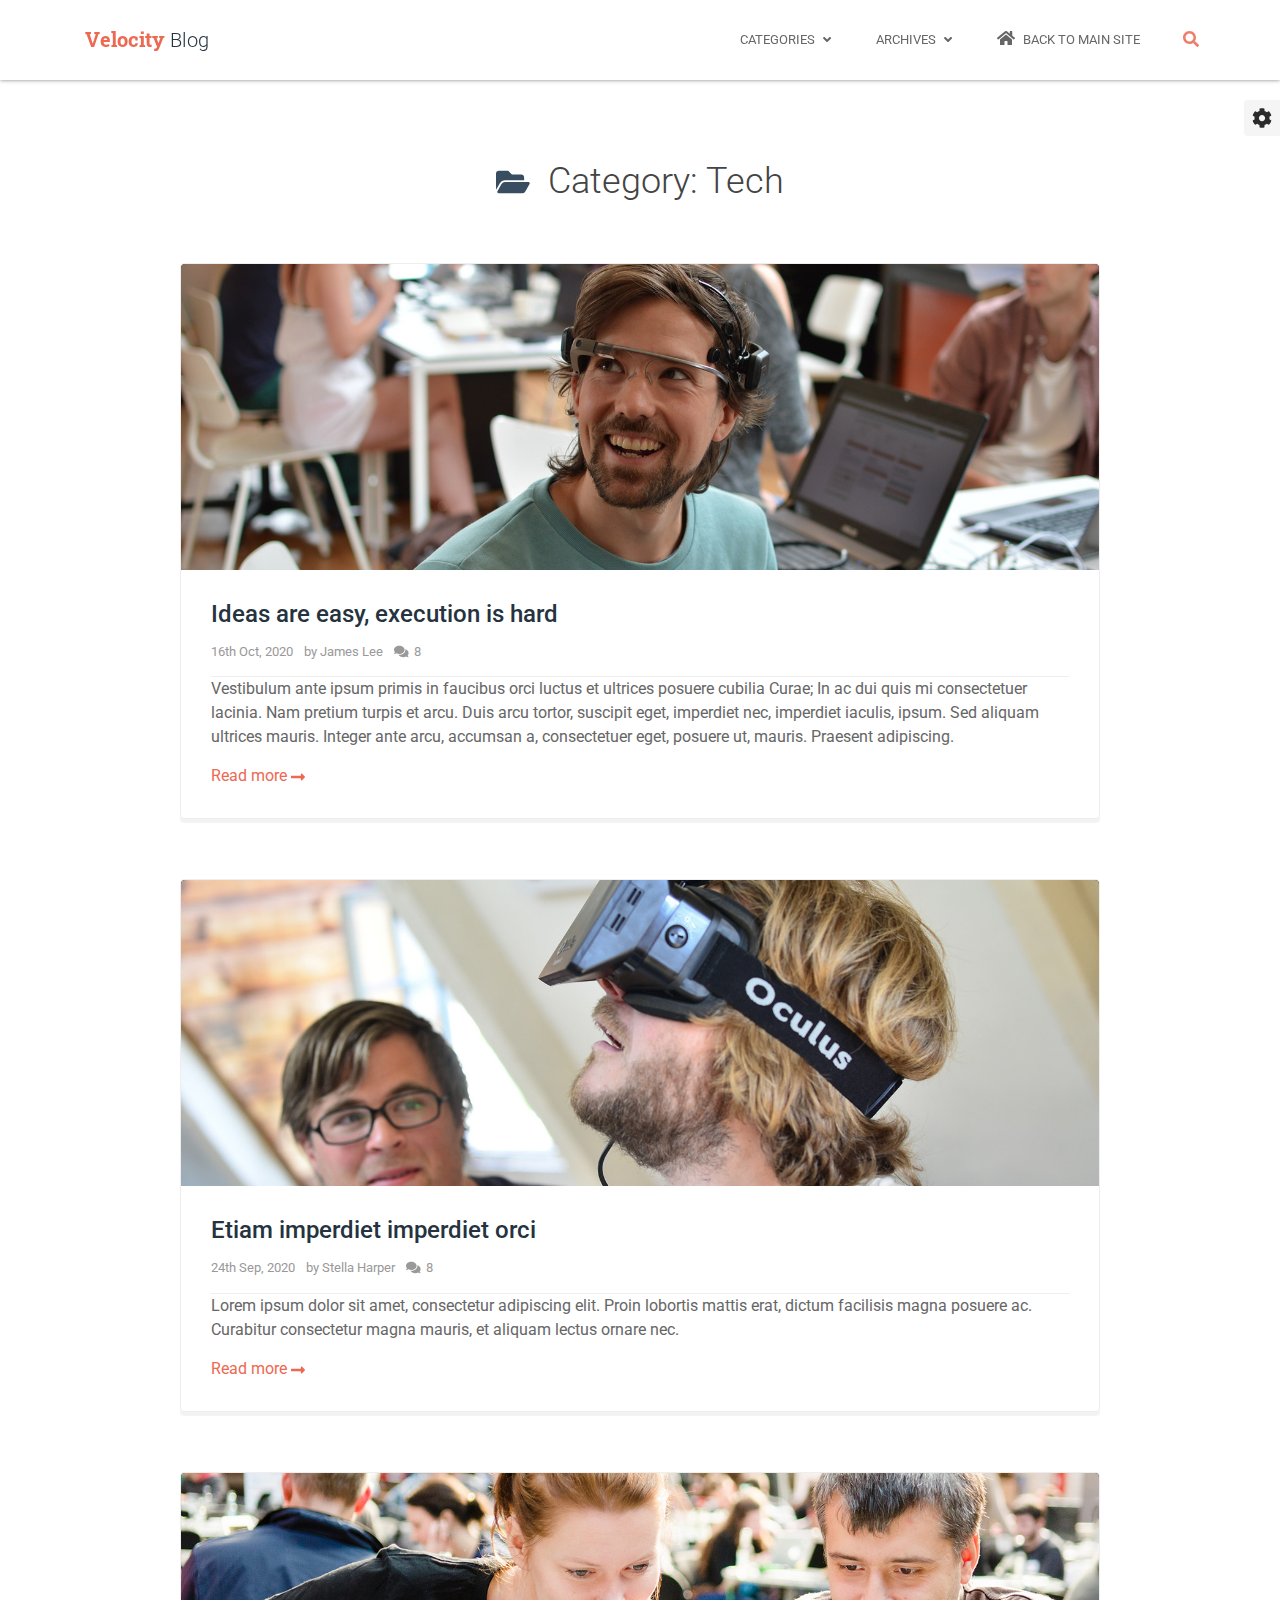
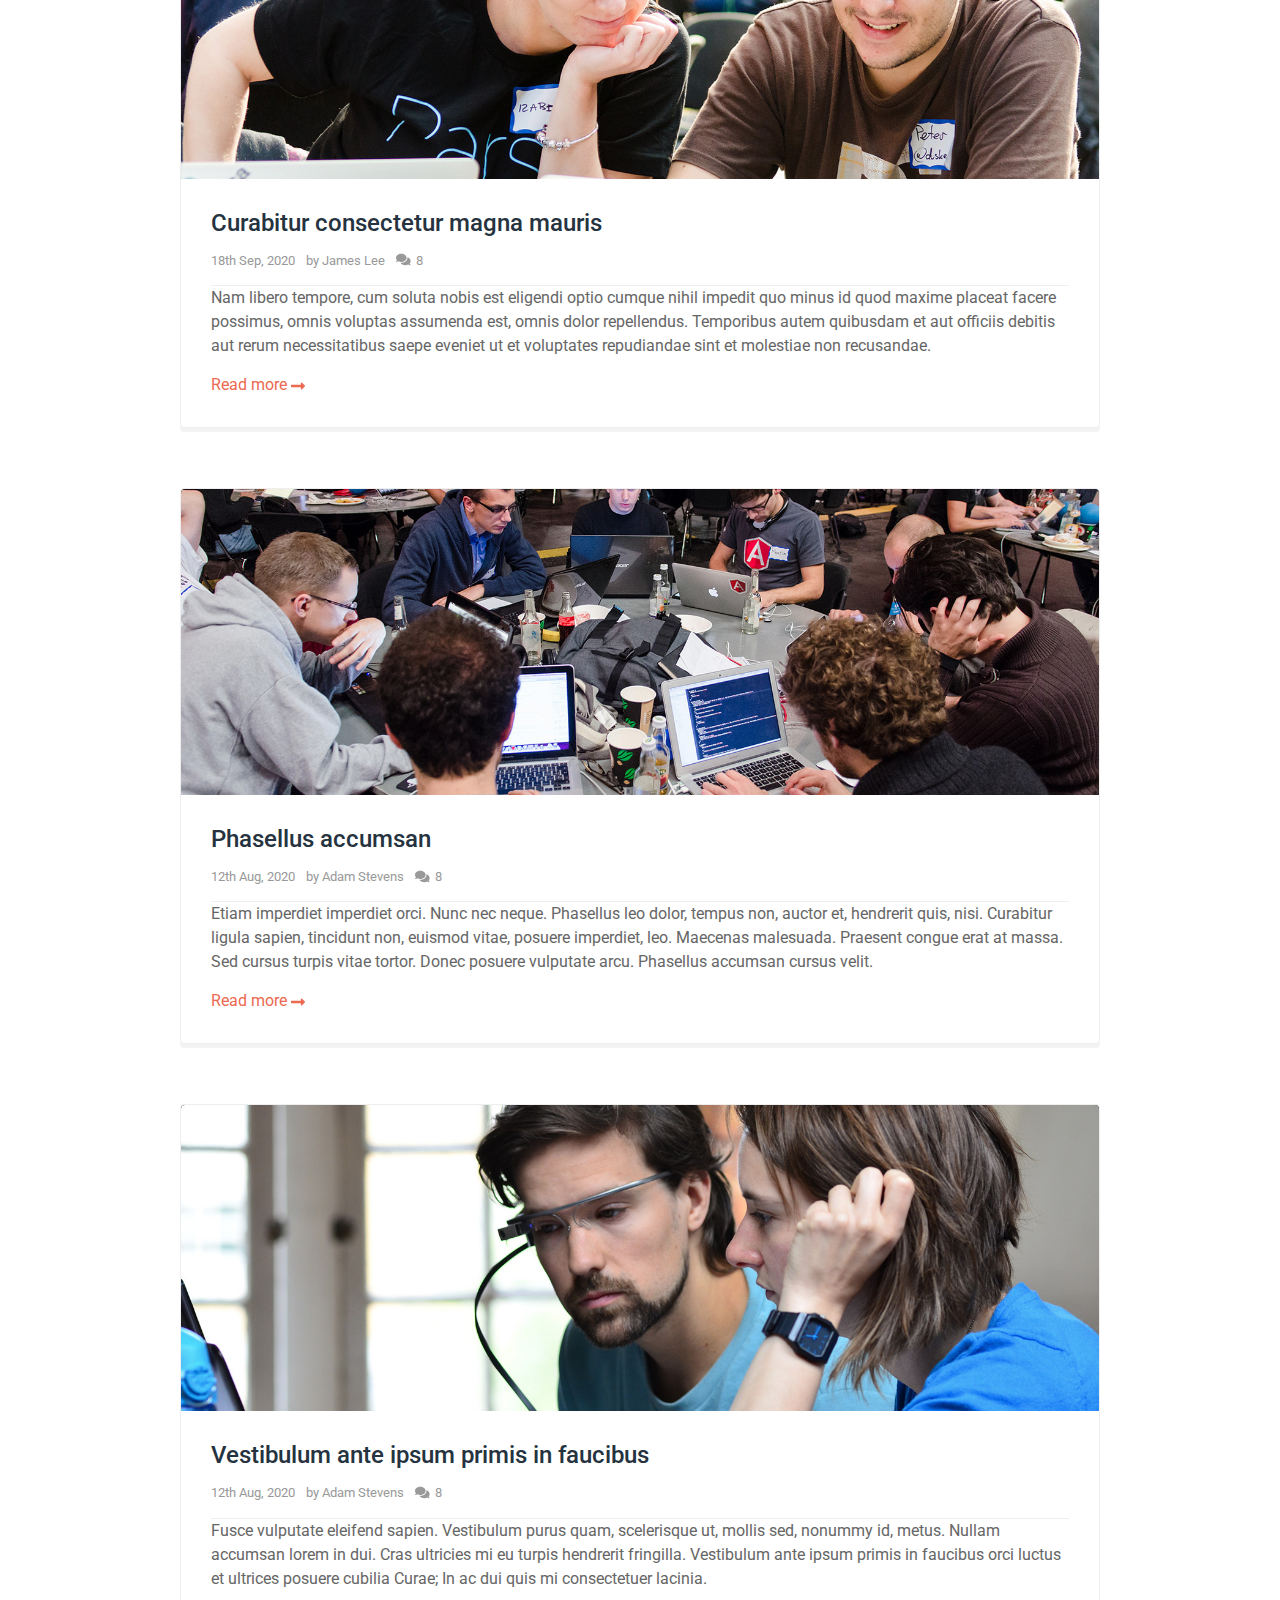
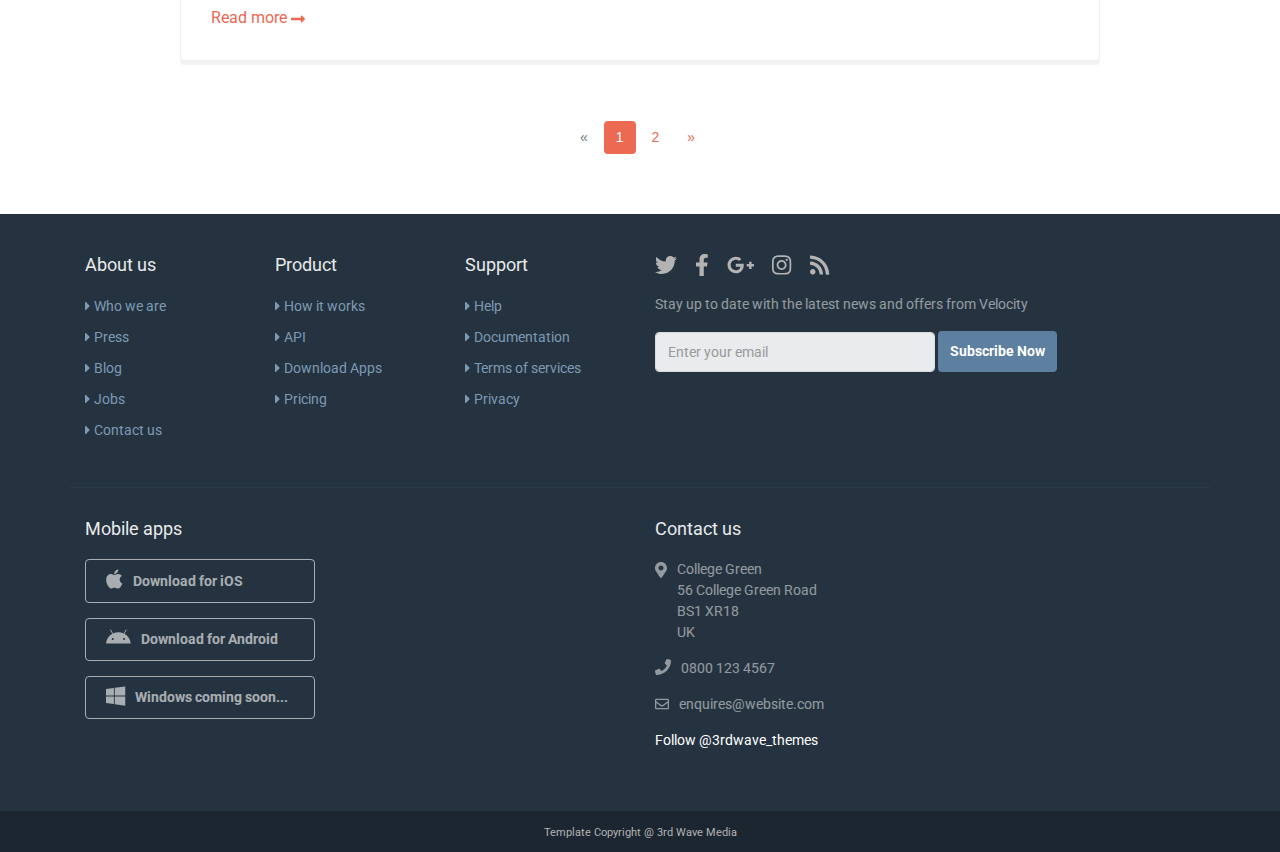
<file: velocity-bs4/blog-category.html>
<!DOCTYPE html>
<html lang="en">
<head>
    <title>Responsive website template for products</title>
    <!-- Meta -->
    <meta charset="utf-8">
    <meta http-equiv="X-UA-Compatible" content="IE=edge">
    <meta name="viewport" content="width=device-width, initial-scale=1.0">
    <meta name="description" content="">
    <meta name="author" content="">    
    <link rel="shortcut icon" href="favicon.ico">  
    <link href='https://fonts.googleapis.com/css?family=Roboto:400,400italic,500,500italic,700,700italic,900,900italic,300italic,300' rel='stylesheet' type='text/css'> 
    <link href='https://fonts.googleapis.com/css?family=Roboto+Slab:400,700,300,100' rel='stylesheet' type='text/css'>
    <!-- FontAwesome JS -->
    <script defer src="assets/fontawesome/js/all.js"></script>
    <!-- Global CSS -->
    <link rel="stylesheet" href="assets/plugins/bootstrap/css/bootstrap.min.css">   
    <!-- Plugins CSS -->    
    <link rel="stylesheet" href="assets/plugins/flexslider/flexslider.css">
    <!-- Theme CSS -->
    <link id="theme-style" rel="stylesheet" href="assets/css/theme-1.css">
    
</head> 

<body class="blog-page blog-category-page">
    <div class="wrapper">
        <!-- ******HEADER****** --> 
        <header class="header header-blog">  
            <div class="container">       
                <h1 class="logo">
                    <a href="blog.html">Velocity <span class="sub">Blog</span></a>
                </h1><!--//logo-->
                <nav class="main-nav navbar blog-nav navbar-right navbar-inverse navbar-expand-md" role="navigation">
                    <button class="navbar-toggler navbar-toggler-right" type="button" data-toggle="collapse" data-target="#navbar-collapse" aria-controls="navbar-collapse" aria-expanded="false" aria-label="Toggle navigation">
                        <span class="navbar-toggler-icon"></span>
                    </button>
                    <div id="navbar-collapse" class="navbar-collapse collapse">
                        
                        <div class="searchbox-container">
                            <form class="searchbox">
                                <label class="sr-only" for="search-form">Search</label>
                                <input id="search-form" class="form-control searchbox-input" placeholder="Search the blog..." type="search" value="" name="search-form">
                                <input class="searchbox-submit" type="submit" value="GO">
                                <span class="searchbox-icon">
                                    <i class="fas fa-search"></i>
                                </span>
                            </form>
                        </div><!--//searchbox-container-->
                        
                        <ul class="nav navbar-nav">
                            <li class="nav-item dropdown">
                                <a class="nav-link dropdown-toggle" data-toggle="dropdown" aria-haspopup="true" aria-expanded="false" href="#">Categories <i class="fas fa-angle-down"></i></a>
                                <div class="dropdown-menu dropdown-menu-right">
                                    <a class="dropdown-item" href="blog-category.html">Tech</a>
                                    <a class="dropdown-item" href="blog-category.html">Apps</a>
                                    <a class="dropdown-item" href="blog-category.html">News</a>
                                    <a class="dropdown-item" href="blog-category.html">Community</a>            
                                </div>                            
                            </li><!--//dropdown-->
                            <li class="nav-item dropdown">
                                <a class="nav-link dropdown-toggle" data-toggle="dropdown" aria-haspopup="true" aria-expanded="false" href="#">Archives <i class="fas fa-angle-down"></i></a>
                                <div class="dropdown-menu dropdown-menu-right">
                                    <a class="dropdown-item" href="blog-archive.html">Sep 2020 (5)</a>
                                    <a class="dropdown-item" href="blog-archive.html">Aug 2020 (6)</a>
                                    <a class="dropdown-item" href="blog-archive.html">July 2020 (3)</a>
                                    <a class="dropdown-item" href="blog-archive.html">June 2020 (4)</a>              
                                </div>                            
                            </li><!--//dropdown-->
                            <li class="nav-item nav-item-main-site last"><a class="nav-link" href="index.html"><i class="fas fa-home"></i> Back to main site</a></li>
                        </ul><!--//nav-->
                        
                                                                        
                        
                    </div><!--//navabr-collapse-->
                </nav><!--//main-nav-->         
            </div><!--//container-->
        </header><!--//header-->       
        
        <!-- ******BLOG LIST****** --> 
        <div class="blog blog-category container">
            <h2 class="page-title text-center"><i class="fas fa-folder-open"></i> Category: Tech</h2>
            <div class="row">
                <div class="blog-list blog-category-list">
                    <article class="post ml-md-auto mr-md-auto col-12 col-md-10">
                        <div class="post-inner">
                            <figure class="post-thumb">
                                <a href="blog-single.html"><img class="img-fluid" src="assets/images/blog/post-1.jpg" alt="" /></a>                                
                            </figure><!--//post-thumb-->
                            <div class="content">
                                <h3 class="post-title"><a href="blog-single.html">Ideas are easy, execution is hard</a></h3>
                                <div class="meta">
                                    <ul class="meta-list list-inline">                                       
                                    	<li class="list-inline-item post-time">16th Oct, 2020</li>
                                    	<li class="list-inline-item post-author"> by <a href="#">James Lee</a></li>
                                    	<li class="list-inline-item post-comments-link">
                                	        <a href="blog-single.html#comment-area"><i class="fas fa-comments"></i>8</a>
                                	    </li>
                                	</ul><!--//meta-list-->                           	
                                </div><!--meta-->
                                <div class="post-entry">
                                    <p>Vestibulum ante ipsum primis in faucibus orci luctus et ultrices posuere cubilia Curae; In ac dui quis mi consectetuer lacinia. Nam pretium turpis et arcu. Duis arcu tortor, suscipit eget, imperdiet nec, imperdiet iaculis, ipsum. Sed aliquam ultrices mauris. Integer ante arcu, accumsan a, consectetuer eget, posuere ut, mauris. Praesent adipiscing. </p>
                                    <a class="read-more" href="blog-single.html">Read more <i class="fas fa-long-arrow-alt-right" data-fa-transform="down-2" ></i></a>
                                </div>                                
                            </div><!--//content-->
                        </div><!--//post-inner-->
                    </article><!--//post-->
                    
                    <article class="post ml-md-auto mr-md-auto col-12 col-md-10">
                        <div class="post-inner">
                            <figure class="post-thumb">
                                <a href="blog-single.html"><img class="img-fluid" src="assets/images/blog/post-6.jpg" alt="" /></a>                                
                            </figure><!--//post-thumb-->
                            <div class="content">
                                <h3 class="post-title"><a href="blog-single.html">Etiam imperdiet imperdiet orci</a></h3>
                                <div class="meta">
                                    <ul class="meta-list list-inline">                                       
                                    	<li class="list-inline-item post-time">24th Sep, 2020</li>
                                    	<li class="list-inline-item post-author"> by <a href="#">Stella	Harper</a></li>
                                    	<li class="list-inline-item post-comments-link">
                                	        <a href="blog-single.html#comment-area"><i class="fas fa-comments"></i>8</a>
                                	    </li>
                                	</ul><!--//meta-list-->                           	
                                </div><!--meta-->
                                <div class="post-entry">
                                    <p>Lorem ipsum dolor sit amet, consectetur adipiscing elit. Proin lobortis mattis erat, dictum facilisis magna posuere ac. Curabitur consectetur magna mauris, et aliquam lectus ornare nec.</p>
                                    <a class="read-more" href="blog-single.html">Read more <i class="fas fa-long-arrow-alt-right" data-fa-transform="down-2" ></i></a>
                                </div>                                
                            </div><!--//content-->
                        </div><!--//post-inner-->
                    </article><!--//post-->
                    
                    <article class="post ml-md-auto mr-md-auto col-12 col-md-10">
                        <div class="post-inner">
                            <figure class="post-thumb">
                                <a href="blog-single.html"><img class="img-fluid" src="assets/images/blog/post-9.jpg" alt="" /></a>                                
                            </figure><!--//post-thumb-->
                            <div class="content">
                                <h3 class="post-title"><a href="blog-single.html">Curabitur consectetur magna mauris</a></h3>
                                <div class="meta">
                                    <ul class="meta-list list-inline">                                       
                                    	<li class="list-inline-item post-time">18th Sep, 2020</li>
                                    	<li class="list-inline-item post-author"> by <a href="#">James Lee</a></li>
                                    	<li class="list-inline-item post-comments-link">
                                	        <a href="blog-single.html#comment-area"><i class="fas fa-comments"></i>8</a>
                                	    </li>
                                	</ul><!--//meta-list-->                           	
                                </div><!--meta-->
                                <div class="post-entry">
                                    <p>Nam libero tempore, cum soluta nobis est eligendi optio cumque nihil impedit quo minus id quod maxime placeat facere possimus, omnis voluptas assumenda est, omnis dolor repellendus. Temporibus autem quibusdam et aut officiis debitis aut rerum necessitatibus saepe eveniet ut et voluptates repudiandae sint et molestiae non recusandae.</p>
                                    <a class="read-more" href="blog-single.html">Read more <i class="fas fa-long-arrow-alt-right" data-fa-transform="down-2" ></i></a>
                                </div>                                
                            </div><!--//content-->
                        </div><!--//post-inner-->
                    </article><!--//post-->
                    
                    <article class="post ml-md-auto mr-md-auto col-12 col-md-10">
                        <div class="post-inner">
                            <figure class="post-thumb">
                                <a href="blog-single.html"><img class="img-fluid" src="assets/images/blog/post-8.jpg" alt="" /></a>                                
                            </figure><!--//post-thumb-->
                            <div class="content">
                                <h3 class="post-title"><a href="blog-single.html">Phasellus accumsan</a></h3>
                                <div class="meta">
                                    <ul class="meta-list list-inline">                                       
                                    	<li class="list-inline-item post-time">12th Aug, 2020</li>
                                    	<li class="list-inline-item post-author"> by <a href="#">Adam Stevens</a></li>
                                    	<li class="list-inline-item post-comments-link">
                                	        <a href="blog-single.html#comment-area"><i class="fas fa-comments"></i>8</a>
                                	    </li>
                                	</ul><!--//meta-list-->                           	
                                </div><!--meta-->
                                <div class="post-entry">
                                    <p>Etiam imperdiet imperdiet orci. Nunc nec neque. Phasellus leo dolor, tempus non, auctor et, hendrerit quis, nisi. Curabitur ligula sapien, tincidunt non, euismod vitae, posuere imperdiet, leo. Maecenas malesuada. Praesent congue erat at massa. Sed cursus turpis vitae tortor. Donec posuere vulputate arcu. Phasellus accumsan cursus velit.</p>
                                    <a class="read-more" href="blog-single.html">Read more <i class="fas fa-long-arrow-alt-right" data-fa-transform="down-2" ></i></a>
                                </div>                                
                            </div><!--//content-->
                        </div><!--//post-inner-->
                    </article><!--//post-->
                    
                    <article class="post ml-md-auto mr-md-auto col-12 col-md-10">
                        <div class="post-inner">
                            <figure class="post-thumb">
                                <a href="blog-single.html"><img class="img-fluid" src="assets/images/blog/post-7.jpg" alt="" /></a>                                
                            </figure><!--//post-thumb-->
                            <div class="content">
                                <h3 class="post-title"><a href="blog-single.html">Vestibulum ante ipsum primis in faucibus</a></h3>
                                <div class="meta">
                                    <ul class="meta-list list-inline">                                       
                                    	<li class="list-inline-item post-time">12th Aug, 2020</li>
                                    	<li class="list-inline-item post-author"> by <a href="#">Adam Stevens</a></li>
                                    	<li class="list-inline-item post-comments-link">
                                	        <a href="blog-single.html#comment-area"><i class="fas fa-comments"></i>8</a>
                                	    </li>
                                	</ul><!--//meta-list-->                           	
                                </div><!--meta-->
                                <div class="post-entry">
                                    <p>Fusce vulputate eleifend sapien. Vestibulum purus quam, scelerisque ut, mollis sed, nonummy id, metus. Nullam accumsan lorem in dui. Cras ultricies mi eu turpis hendrerit fringilla. Vestibulum ante ipsum primis in faucibus orci luctus et ultrices posuere cubilia Curae; In ac dui quis mi consectetuer lacinia.</p>
                                    <a class="read-more" href="blog-single.html">Read more <i class="fas fa-long-arrow-alt-right" data-fa-transform="down-2" ></i></a>
                                </div>                                
                            </div><!--//content-->
                        </div><!--//post-inner-->
                    </article><!--//post-->
                                        
                </div><!--//blog-list-->  
            </div><!--//row-->
            <div class="pagination-container text-center">
                <ul class="pagination justify-content-center">
                    <li class="page-item disabled"><a class="page-link" href="#">&laquo;</a></li>
                    <li class="page-item active"><a class="page-link" href="#">1<span class="sr-only">(current)</span></a></li>
                    <li class="page-item"><a class="page-link" href="#">2</a></li>
                    <li class="page-item"><a class="page-link" href="#">&raquo;</a></li>
                </ul><!--//pagination-->
            </div><!--//pagination-container-->
        </div><!--//blog-->        
    </div><!--//wrapper-->
    
    <!-- ******FOOTER****** --> 
    <footer class="footer">
        <div class="footer-content">
            <div class="container">
                <div class="row">                    
                    <div class="footer-col links col-lg-2 col-md-4 col-12">
                        <div class="footer-col-inner">
                            <h3 class="title">About us</h3>
                            <ul class="list-unstyled">
                                <li><a href="#"><i class="fas fa-caret-right mr-1"></i>Who we are</a></li>
                                <li><a href="#"><i class="fas fa-caret-right mr-1"></i>Press</a></li>
                                <li><a href="#"><i class="fas fa-caret-right mr-1"></i>Blog</a></li>
                                <li><a href="#"><i class="fas fa-caret-right mr-1"></i>Jobs</a></li>
                                <li><a href="#"><i class="fas fa-caret-right mr-1"></i>Contact us</a></li>
                            </ul>
                        </div><!--//footer-col-inner-->
                    </div><!--//foooter-col-->    
                    <div class="footer-col links col-lg-2 col-md-4 col-12">
                        <div class="footer-col-inner">
                            <h3 class="title">Product</h3>
                            <ul class="list-unstyled">
                                <li><a href="#"><i class="fas fa-caret-right mr-1"></i>How it works</a></li>
                                <li><a href="#"><i class="fas fa-caret-right mr-1"></i>API</a></li>
                                <li><a href="#"><i class="fas fa-caret-right mr-1"></i>Download Apps</a></li>
                                <li><a href="#"><i class="fas fa-caret-right mr-1"></i>Pricing</a></li>
                            </ul>
                        </div><!--//footer-col-inner-->
                    </div><!--//foooter-col-->              
                    <div class="footer-col links col-lg-2 col-md-4 col-12 sm-break">
                        <div class="footer-col-inner">
                            <h3 class="title">Support</h3>
                            <ul class="list-unstyled">
                                <li><a href="#"><i class="fas fa-caret-right mr-1"></i>Help</a></li>
                                <li><a href="#"><i class="fas fa-caret-right mr-1"></i>Documentation</a></li>
                                <li><a href="#"><i class="fas fa-caret-right mr-1"></i>Terms of services</a></li>
                                <li><a href="#"><i class="fas fa-caret-right mr-1"></i>Privacy</a></li>
                            </ul>
                        </div><!--//footer-col-inner-->            
                    </div><!--//foooter-col-->   
                    <div class="footer-col connect col-12 col-lg-6">
                        <div class="footer-col-inner">
                            <ul class="social list-inline">
                                <li class="list-inline-item"><a href="https://twitter.com/3rdwave_themes" target="_blank"><i class="fab fa-twitter"></i></a></li>
                                <li class="list-inline-item"><a href="#"><i class="fab fa-facebook-f"></i></a></li>
                                <li class="list-inline-item"><a href="#"><i class="fab fa-google-plus-g"></i></a></li>
                                <li class="list-inline-item"><a href="#"><i class="fab fa-instagram"></i></a></li>        
                                <li class="list-inline-item row-end"><a href="#"><i class="fas fa-rss"></i></a></li>             
                            </ul>
                            <div class="form-container">
                                <p class="intro">Stay up to date with the latest news and offers from Velocity</p>
                                <form class="signup-form navbar-form">
                                    <div class="form-group ">
                                        <input type="text" class="form-control" placeholder="Enter your email">
                                    </div>   
                                    <button type="submit" class="btn btn-cta btn-cta-primary">Subscribe Now</button>                                 
                                </form>                               
                            </div><!--//subscription-form-->
                        </div><!--//footer-col-inner-->
                    </div><!--//foooter-col-->
                    <div class="clearfix"></div> 
                </div><!--//row-->
                <div class="row has-divider">
                    <div class="footer-col download col-12 col-lg-6">
                        <div class="footer-col-inner">
                            <h3 class="title">Mobile apps</h3>
                            <ul class="list-unstyled download-list">
                                <li><a class="btn btn-ghost" href="#"><i class="fab fa-apple"></i><span class="text">Download for iOS</span> </a></li>
                                <li><a class="btn btn-ghost" href="#"><i class="fab fa-android"></i><span class="text">Download for Android</span></a></li>
                                <li><a class="btn btn-ghost" href="#"><i class="fab fa-windows"></i><span class="text">Windows coming soon...</span></a></li>
                            </ul>
                        </div><!--//footer-col-inner-->
                    </div><!--//download-->
                    <div class="footer-col contact col-12 col-lg-6">
                        <div class="footer-col-inner">
                            <h3 class="title">Contact us</h3>                          
                            <p class="adr clearfix">
                                <i class="fas fa-map-marker-alt float-left"></i>        
                                <span class="adr-group float-left">       
                                    <span class="street-address">College Green</span><br>
                                    <span class="region">56 College Green Road</span><br>
                                    <span class="postal-code">BS1 XR18</span><br>
                                    <span class="country-name">UK</span>
                                </span>
                            </p>
                            <p class="tel"><i class="fas fa-phone"></i>0800 123 4567</p>
                            <p class="email"><i class="far fa-envelope"></i><a href="#">enquires@website.com</a></p> 
                            <a href="https://twitter.com/3rdwave_themes" class="twitter-follow-button" data-show-count="false">Follow @3rdwave_themes</a>
<script>!function(d,s,id){var js,fjs=d.getElementsByTagName(s)[0],p=/^http:/.test(d.location)?'http':'https';if(!d.getElementById(id)){js=d.createElement(s);js.id=id;js.src=p+'://platform.twitter.com/widgets.js';fjs.parentNode.insertBefore(js,fjs);}}(document, 'script', 'twitter-wjs');</script>                        
                        </div><!--//footer-col-inner-->
                    </div><!--//contact-->
                </div>
            </div><!--//container-->
        </div><!--//footer-content-->
        <div class="bottom-bar">
            <div class="container">
                <small class="copyright">Template Copyright @ <a href="http://themes.3rdwavemedia.com/" target="_blank">3rd Wave Media</a></small>                
            </div><!--//container-->
        </div><!--//bottom-bar-->
    </footer><!--//footer-->
    
    <!-- Video Modal -->
    <div class="modal modal-video" id="modal-video" tabindex="-1" role="dialog" aria-labelledby="videoModalLabel" aria-hidden="true">
        <div class="modal-dialog">
            <div class="modal-content">
                <div class="modal-header">
                    <button type="button" class="close" data-dismiss="modal" aria-hidden="true">&times;</button>
                    <h4 id="videoModalLabel" class="modal-title sr-only">Video Tour</h4>
                </div>
                <div class="modal-body">
                    <div class="video-container embed-responsive embed-responsive-16by9">
                        <iframe class="embed-responsive-item" id="vimeo-video" src="https://player.vimeo.com/video/32424882?" width="720" height="405" frameborder="0" webkitallowfullscreen mozallowfullscreen allowfullscreen></iframe>
                    </div><!--//video-container-->
                </div><!--//modal-body-->
            </div><!--//modal-content-->
        </div><!--//modal-dialog-->
    </div><!--//modal-->
    
    <!-- *****CONFIGURE STYLE (REMOVE ON YOUR PRODUCTION SITE)****** -->   
    <div class="config-wrapper">
        <div class="config-wrapper-inner">
            <a id="config-trigger" class="config-trigger" href="#"><i class="fas fa-cog mx-auto"></i></a>
            <div id="config-panel" class="config-panel">
                <h5>Choose Colour</h5>
                <ul id="color-options" class="list-unstyled list-inline mb-0">
                    <li class="theme-1 list-inline-item active" ><a data-style="assets/css/theme-1.css" href="#"></a></li>
                    <li class="theme-2 list-inline-item "><a data-style="assets/css/theme-2.css" href="#"></a></li>
                    <li class="theme-3 list-inline-item "><a data-style="assets/css/theme-3.css" href="#"></a></li>
                    <li class="theme-4 list-inline-item "><a data-style="assets/css/theme-4.css" href="#"></a></li>                   
                    <li class="theme-5 list-inline-item "><a data-style="assets/css/theme-5.css" href="#"></a></li>                     
                    <li class="theme-6 list-inline-item "><a data-style="assets/css/theme-6.css" href="#"></a></li>
                    <li class="theme-7 list-inline-item "><a data-style="assets/css/theme-7.css" href="#"></a></li>
                    <li class="theme-8 list-inline-item "><a data-style="assets/css/theme-8.css" href="#"></a></li>                    
                    <li class="theme-9 list-inline-item "><a data-style="assets/css/theme-9.css" href="#"></a></li>
                    <li class="theme-10 list-inline-item "><a data-style="assets/css/theme-10.css" href="#"></a></li>
                </ul><!--//color-options-->
                <a id="config-close" class="close" href="#"><i class="fas fa-times-circle"></i></a>
            </div><!--//configure-panel-->
        </div><!--//config-wrapper-inner-->
    </div><!--//config-wrapper-->
 
    <!-- Javascript -->          
    <script type="text/javascript" src="assets/plugins/jquery-3.4.1.min.js"></script>
    <script type="text/javascript" src="assets/plugins/popper.min.js"></script> 
    <script type="text/javascript" src="assets/plugins/bootstrap/js/bootstrap.min.js"></script> 
    <script type="text/javascript" src="assets/plugins/back-to-top.js"></script>
    <script type="text/javascript" src="assets/plugins/flexslider/jquery.flexslider-min.js"></script>      
      
    <!-- blog specific js starts --> 
    <script type="text/javascript" src="assets/plugins/imagesloaded/imagesloaded.pkgd.min.js"></script>     
    <script type="text/javascript" src="assets/plugins/masonry.pkgd.min.js"></script> 
    <script type="text/javascript" src="assets/js/blog.js"></script>    
    <!-- blog specific js ends --> 
    
    <script type="text/javascript" src="assets/js/main.js"></script>
    
    <!-- Theme Switcher (REMOVE ON YOUR PRODUCTION SITE) -->
    <script type="text/javascript" src="assets/js/demo/theme-switcher.js"></script>  
    
            
</body>
</html>
</file>
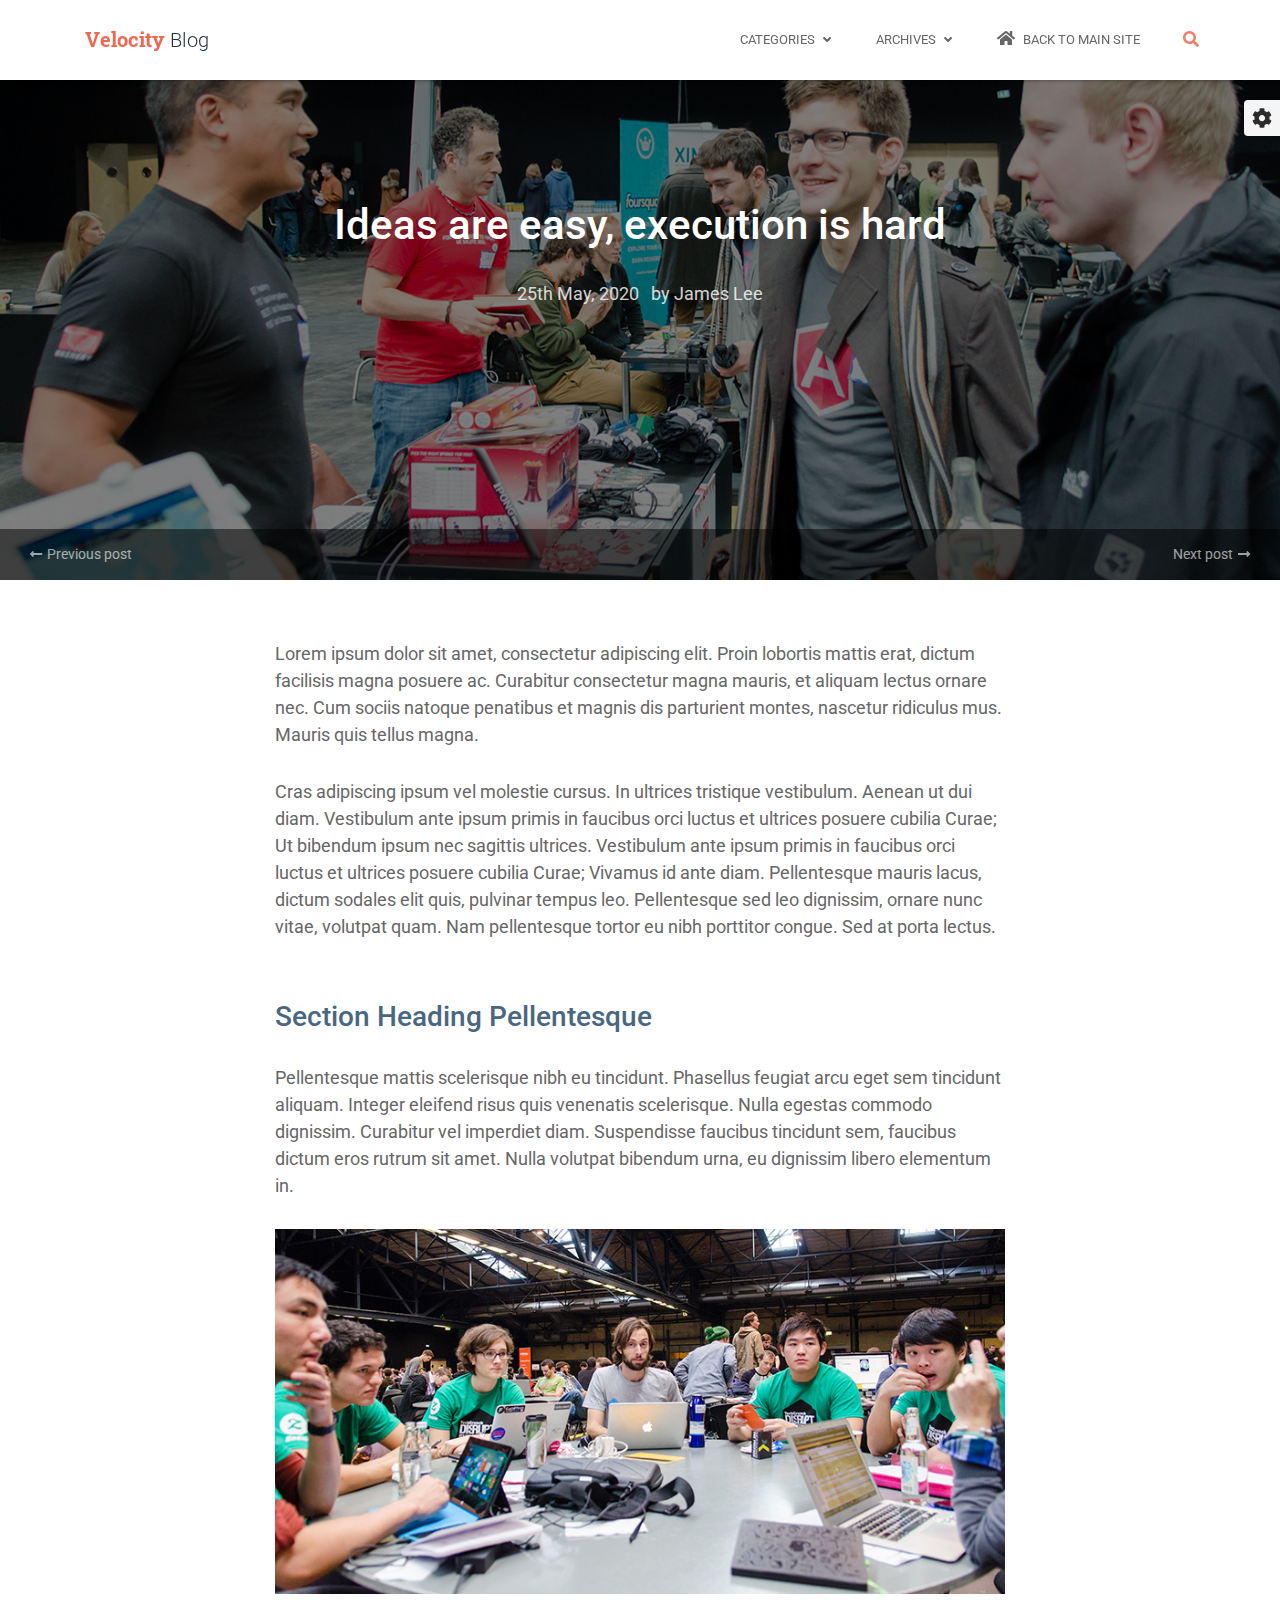
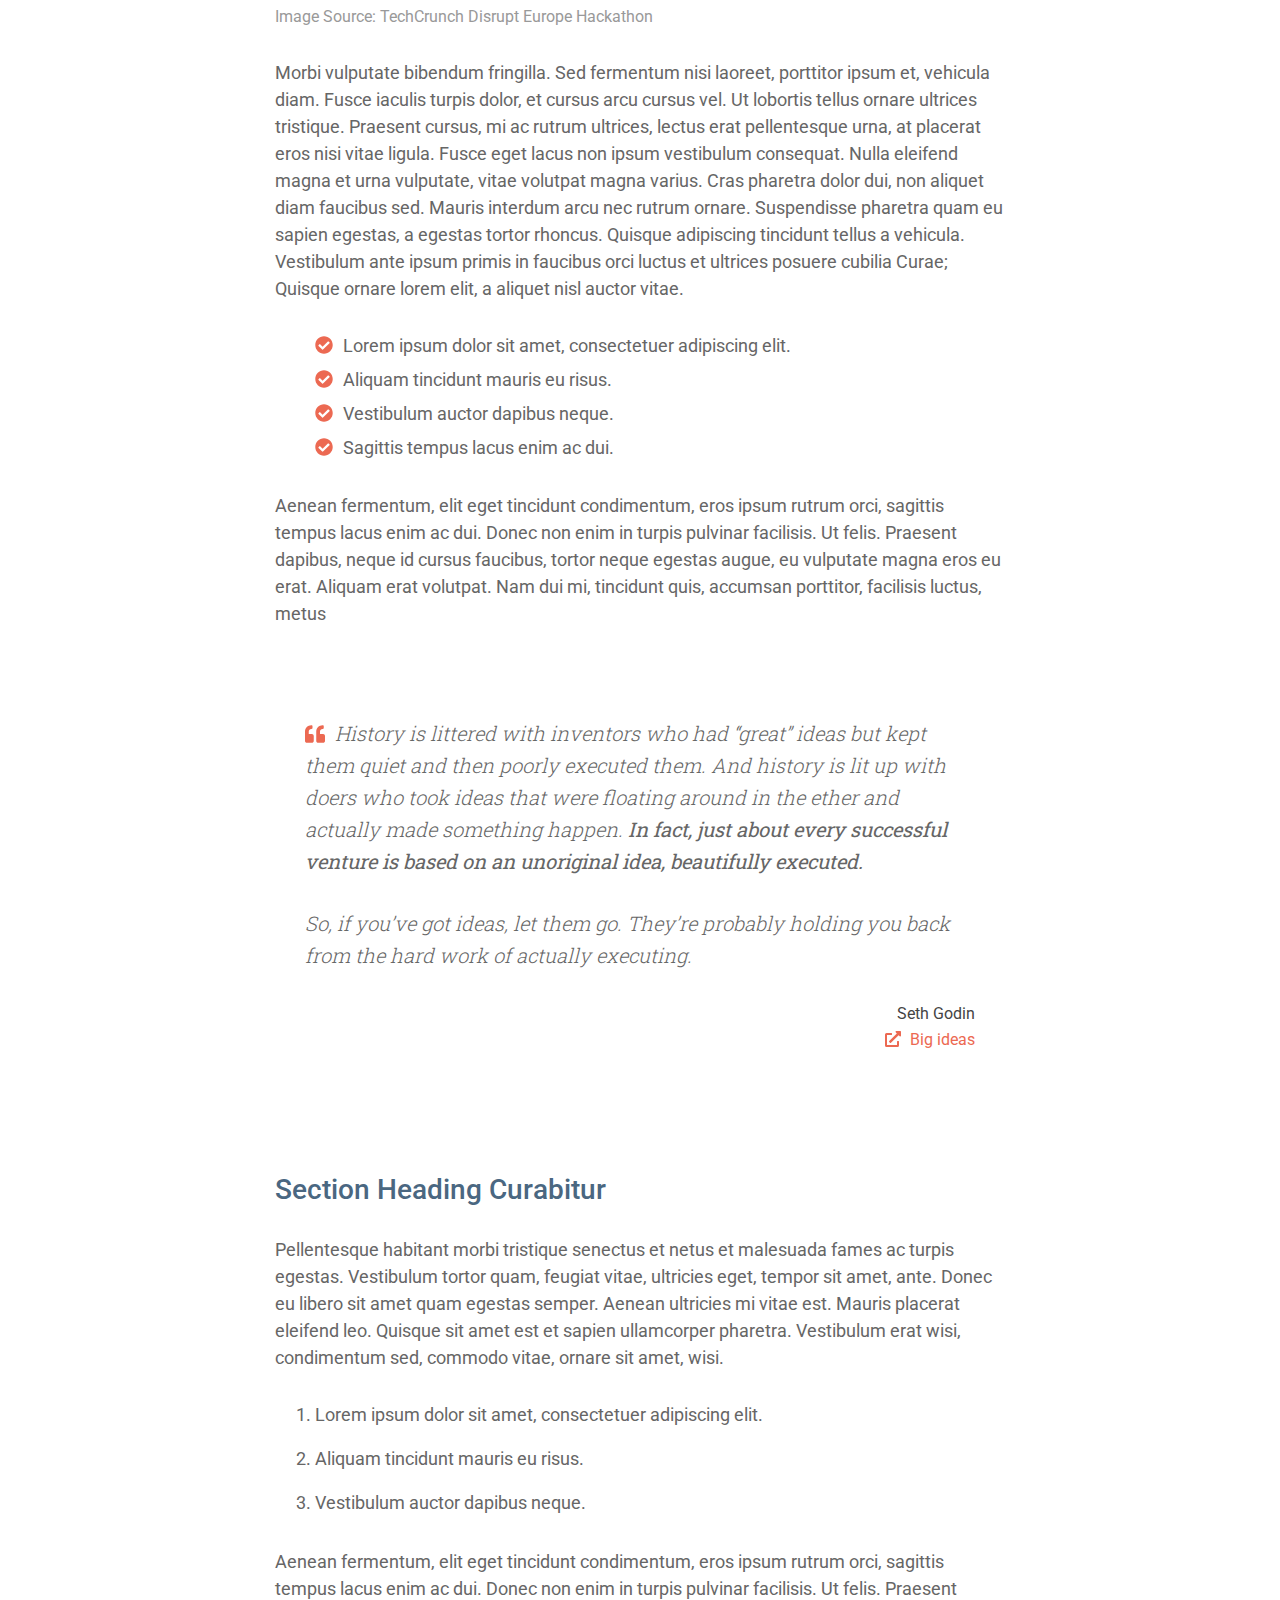
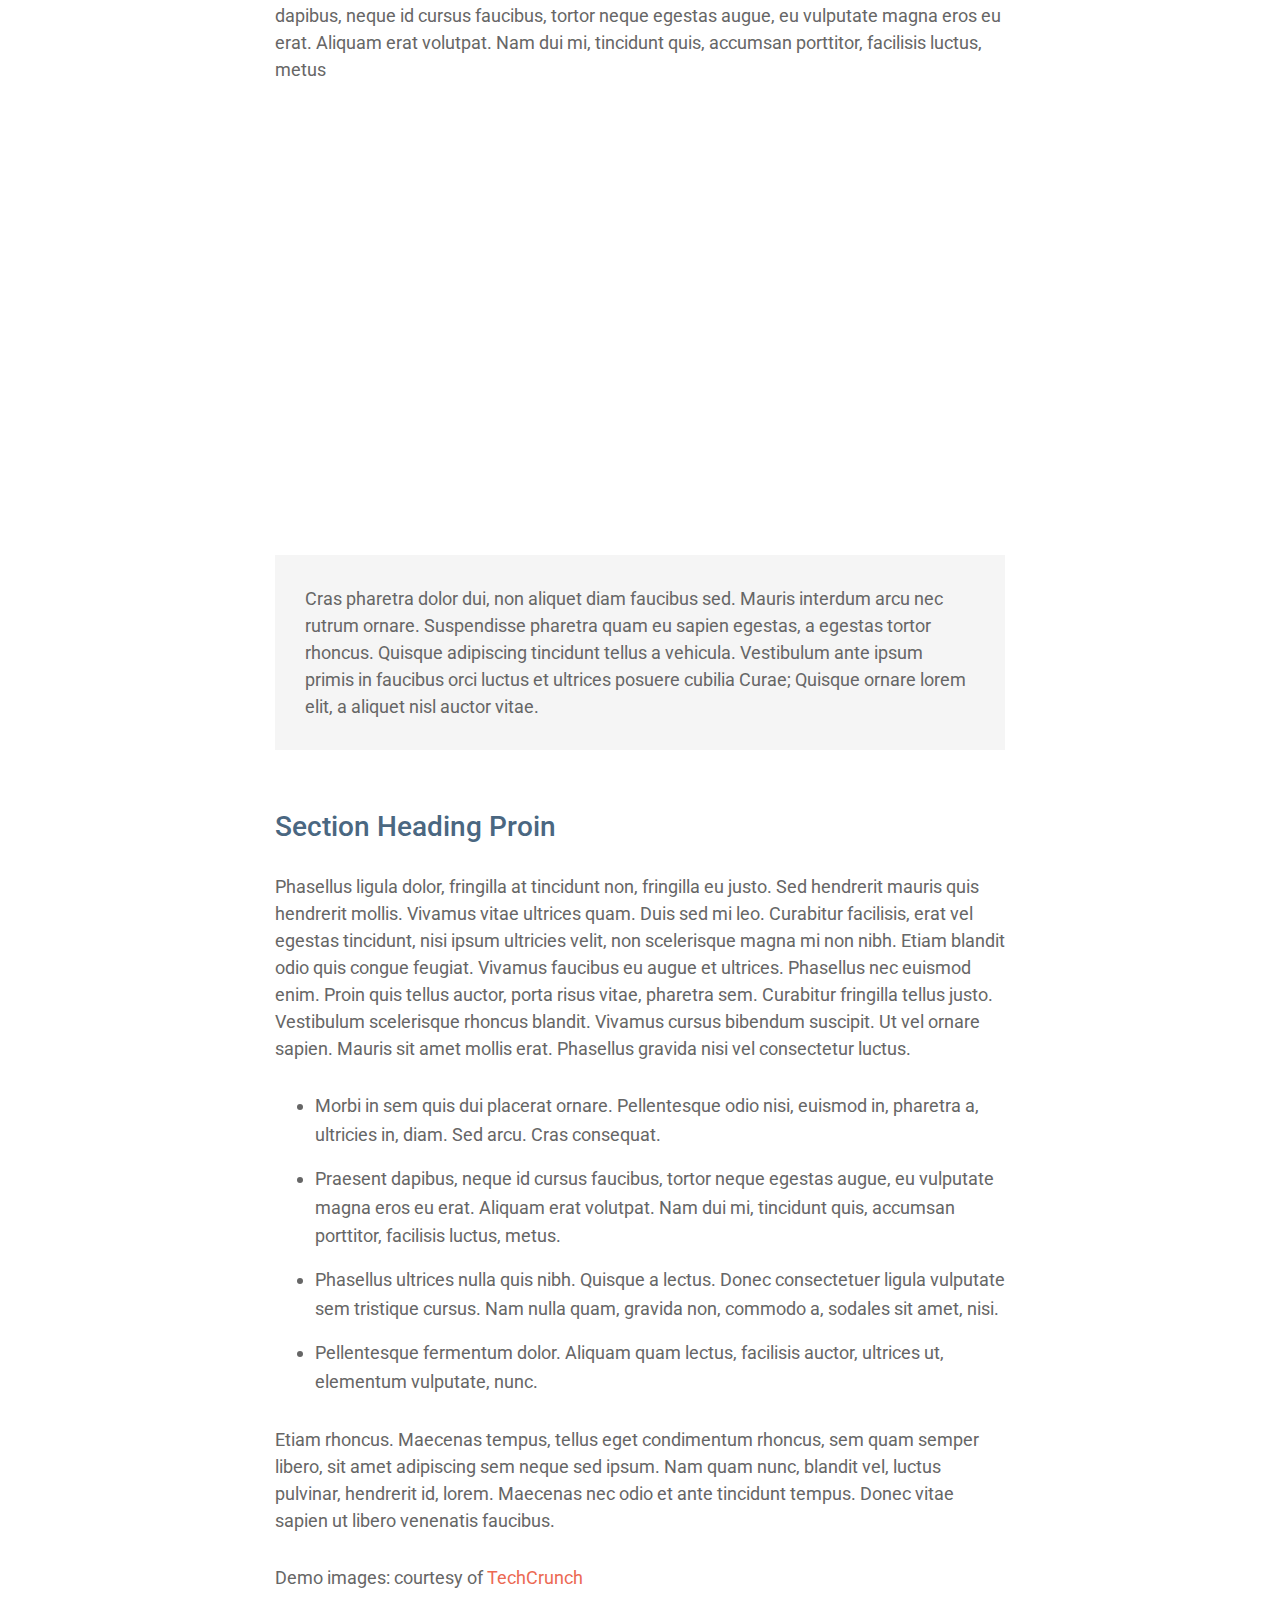
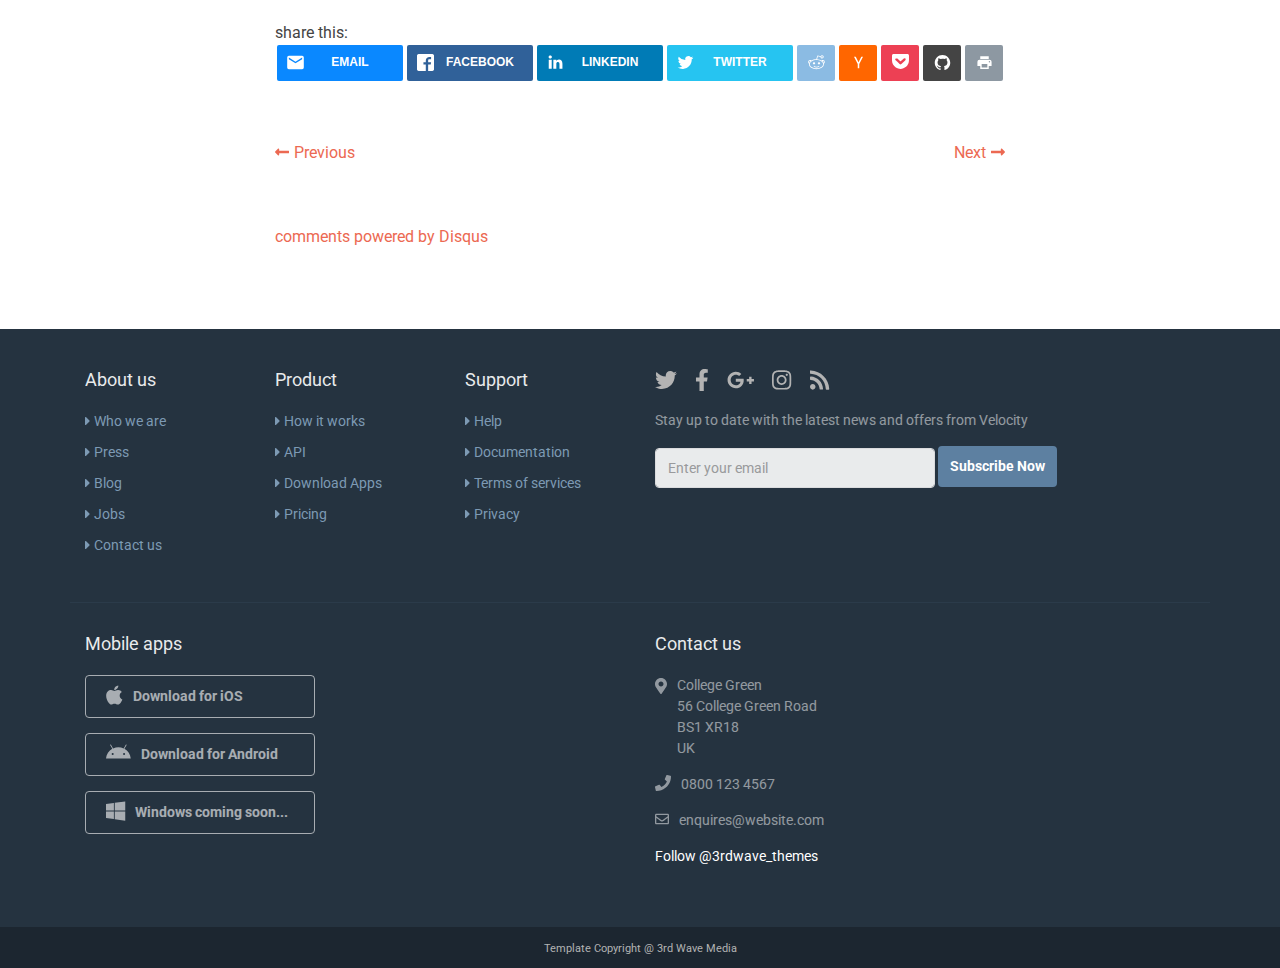
<file: velocity-bs4/blog-single.html>
<!DOCTYPE html>
<html lang="en">
<head>
    <title>Responsive website template for products</title>
    <!-- Meta -->
    <meta charset="utf-8">
    <meta http-equiv="X-UA-Compatible" content="IE=edge">
    <meta name="viewport" content="width=device-width, initial-scale=1.0">
    <meta name="description" content="">
    <meta name="author" content="">    
    <link rel="shortcut icon" href="favicon.ico">  
    <link href='https://fonts.googleapis.com/css?family=Roboto:400,400italic,500,500italic,700,700italic,900,900italic,300italic,300' rel='stylesheet' type='text/css'> 
    <link href='https://fonts.googleapis.com/css?family=Roboto+Slab:400,700,300,100' rel='stylesheet' type='text/css'>
    <!-- FontAwesome JS -->
    <script defer src="assets/fontawesome/js/all.js"></script>
    <!-- Global CSS -->
    <link rel="stylesheet" href="assets/plugins/bootstrap/css/bootstrap.min.css">   
    <!-- Plugins CSS -->    
    <link rel="stylesheet" href="assets/plugins/flexslider/flexslider.css">
    <!-- social media buttons -->
    <link rel="stylesheet" href="assets/plugins/rrssb/css/rrssb.css" />
    <!-- Theme CSS -->
    <link id="theme-style" rel="stylesheet" href="assets/css/theme-1.css">
</head> 

<body class="blog-page blog-page-single">    
    <div class="wrapper">
        <!-- ******HEADER****** --> 
        <header class="header header-blog">  
            <div class="container">       
                <h1 class="logo">
                    <a href="blog.html">Velocity <span class="sub">Blog</span></a>
                </h1><!--//logo-->
                <nav class="main-nav navbar blog-nav navbar-right navbar-inverse navbar-expand-md" role="navigation">
                    <button class="navbar-toggler navbar-toggler-right" type="button" data-toggle="collapse" data-target="#navbar-collapse" aria-controls="navbar-collapse" aria-expanded="false" aria-label="Toggle navigation">
                        <span class="navbar-toggler-icon"></span>
                    </button>
                    
                    
                    
                    <div id="navbar-collapse" class="navbar-collapse collapse">
                        <div class="searchbox-container">
                            <form class="searchbox">
                                <label class="sr-only" for="search-form">Search</label>
                                <input id="search-form" class="form-control searchbox-input" placeholder="Search the blog..." type="search" value="" name="search-form">
                                <input class="searchbox-submit" type="submit" value="GO">
                                <span class="searchbox-icon">
                                    <i class="fas fa-search"></i>
                                </span>
                            </form>
                        </div><!--//searchbox-container-->
                        
                        <ul class="nav navbar-nav">
                            <li class="nav-item dropdown">
                                <a class="nav-link dropdown-toggle" data-toggle="dropdown" aria-haspopup="true" aria-expanded="false" href="#">Categories <i class="fas fa-angle-down"></i></a>
                                <div class="dropdown-menu dropdown-menu-right">
                                    <a class="dropdown-item" href="blog-category.html">Tech</a>
                                    <a class="dropdown-item" href="blog-category.html">Apps</a>
                                    <a class="dropdown-item" href="blog-category.html">News</a>
                                    <a class="dropdown-item" href="blog-category.html">Community</a>            
                                </div>                            
                            </li><!--//dropdown-->
                            <li class="nav-item dropdown">
                                <a class="nav-link dropdown-toggle" data-toggle="dropdown" aria-haspopup="true" aria-expanded="false" href="#">Archives <i class="fas fa-angle-down"></i></a>
                                <div class="dropdown-menu dropdown-menu-right">
                                    <a class="dropdown-item" href="blog-archive.html">Sep 2020 (5)</a>
                                    <a class="dropdown-item" href="blog-archive.html">Aug 2020 (6)</a>
                                    <a class="dropdown-item" href="blog-archive.html">July 2020 (3)</a>
                                    <a class="dropdown-item" href="blog-archive.html">June 2020 (4)</a>              
                                </div>                            
                            </li><!--//dropdown-->
                            <li class="nav-item nav-item-main-site last"><a class="nav-link" href="index.html"><i class="fas fa-home"></i> Back to main site</a></li>
                        </ul><!--//nav-->
                        
                        
                                               
                        
                    </div><!--//navabr-collapse-->
                </nav><!--//main-nav-->         
            </div><!--//container-->
        </header><!--//header-->         
        
        <!-- ******BLOG****** -->         
        <div class="blog-entry-wrapper"> 
            <!--
            <div class="blog-headline-bg">
            </div><!--//blog-headline-bg-->
            <div class="blog-entry">                 
                <article class="post">
                    <header class="blog-entry-heading">
                        <div class="container text-center">                        
                            <h2 class="title">Ideas are easy, execution is hard</h2>
                            <div class="meta">
                                <ul class="meta-list list-inline">                                       
                                	<li class="list-inline-item post-time">25th May, 2020</li>
                                	<li class="list-inline-item post-author"> by <a href="#">James Lee</a></li>
                            	</ul><!--//meta-list-->    	
                            </div><!--meta-->
                        </div><!--//container-->
                        <nav class="post-nav post-nav-top">
    						<span class="nav-previous"><a href="#" rel="prev"><i class="fas fa-long-arrow-alt-left"></i>Previous post</a></span>
    						<span class="nav-next"><a href="#" rel="next">Next post<i class="fas fa-long-arrow-alt-right"></i></a></span>
    				    </nav><!--//post-nav-->
                    </header><!--//blog-entry-heading-->

                    <div class="container">
                        <div class="row">
                            <div class="blog-entry-content col-lg-8 col-md-10 col-12 mr-md-auto ml-md-auto">
                                <p>Lorem ipsum dolor sit amet, consectetur adipiscing elit. Proin lobortis mattis erat, dictum facilisis magna posuere ac. Curabitur consectetur magna mauris, et aliquam lectus ornare nec. Cum sociis natoque penatibus et magnis dis parturient montes, nascetur ridiculus mus. Mauris quis tellus magna.</p>

                                <p>Cras adipiscing ipsum vel molestie cursus. In ultrices tristique vestibulum. Aenean ut dui diam. Vestibulum ante ipsum primis in faucibus orci luctus et ultrices posuere cubilia Curae; Ut bibendum ipsum nec sagittis ultrices. Vestibulum ante ipsum primis in faucibus orci luctus et ultrices posuere cubilia Curae; Vivamus id ante diam. Pellentesque mauris lacus, dictum sodales elit quis, pulvinar tempus leo. Pellentesque sed leo dignissim, ornare nunc vitae, volutpat quam. Nam pellentesque tortor eu nibh porttitor congue. Sed at porta lectus.</p>
                                
                                
                                <h3 class="section-heading">Section Heading Pellentesque</h3>
                                
                                <p>Pellentesque mattis scelerisque nibh eu tincidunt. Phasellus feugiat arcu eget sem tincidunt aliquam. Integer eleifend risus quis venenatis scelerisque. Nulla egestas commodo dignissim. Curabitur vel imperdiet diam. Suspendisse faucibus tincidunt sem, faucibus dictum eros rutrum sit amet. Nulla volutpat bibendum urna, eu dignissim libero elementum in.</p>
                                
                                <figure class="figure">
                                    <img class="img-fluid" src="assets/images/blog/post-content-image-1.jpg" alt="" />
                                    <figcaption class="figure-caption">Image Source: <a href="https://www.flickr.com/photos/techcrunch/sets/72157636973272026" target="_blank">TechCrunch Disrupt Europe Hackathon</a></figcaption>
                                </figure>
                                
                                <p>Morbi vulputate bibendum fringilla. Sed fermentum nisi laoreet, porttitor ipsum et, vehicula diam. Fusce iaculis turpis dolor, et cursus arcu cursus vel. Ut lobortis tellus ornare ultrices tristique. Praesent cursus, mi ac rutrum ultrices, lectus erat pellentesque urna, at placerat eros nisi vitae ligula. Fusce eget lacus non ipsum vestibulum consequat. Nulla eleifend magna et urna vulputate, vitae volutpat magna varius. Cras pharetra dolor dui, non aliquet diam faucibus sed. Mauris interdum arcu nec rutrum ornare. Suspendisse pharetra quam eu sapien egestas, a egestas tortor rhoncus. Quisque adipiscing tincidunt tellus a vehicula. Vestibulum ante ipsum primis in faucibus orci luctus et ultrices posuere cubilia Curae; Quisque ornare lorem elit, a aliquet nisl auctor vitae.</p>
                                
                                <ul class="custom-list-style">
                                   <li><i class="fas fa-check-circle"></i>Lorem ipsum dolor sit amet, consectetuer adipiscing elit.</li>
                                   <li><i class="fas fa-check-circle"></i>Aliquam tincidunt mauris eu risus.</li>
                                   <li><i class="fas fa-check-circle"></i>Vestibulum auctor dapibus neque.</li>
                                   <li><i class="fas fa-check-circle"></i>Sagittis tempus lacus enim ac dui.</li>
                                </ul>
                                
                                <p>Aenean fermentum, elit eget tincidunt condimentum, eros ipsum rutrum orci, sagittis tempus lacus enim ac dui. Donec non enim in turpis pulvinar facilisis. Ut felis. Praesent dapibus, neque id cursus faucibus, tortor neque egestas augue, eu vulputate magna eros eu erat. Aliquam erat volutpat. Nam dui mi, tincidunt quis, accumsan porttitor, facilisis luctus, metus</p>
                                
                                
                                <blockquote class="custom-quote">
                                    <p><i class="fas fa-quote-left"></i>History is littered with inventors who had “great” ideas but kept them quiet and then poorly executed them. And history is lit up with doers who took ideas that were floating around in the ether and actually made something happen. <strong>In fact, just about every successful venture is based on an unoriginal idea, beautifully executed.</strong></p>
                                    <p>So, if you’ve got ideas, let them go. They’re probably holding you back from the hard work of actually executing.</p>
                                    <p class="source"><span class="name">Seth Godin</span><br><span class="title"><a href="http://sethgodin.typepad.com/seths_blog/2007/09/big-ideas.html" target="_blank"><i class="fas fa-external-link-alt"></i> Big ideas</a></span></p>
                                </blockquote>
                                <h3 class="section-heading">Section Heading Curabitur</h3>
                                <p>Pellentesque habitant morbi tristique senectus et netus et malesuada fames ac turpis egestas. Vestibulum tortor quam, feugiat vitae, ultricies eget, tempor sit amet, ante. Donec eu libero sit amet quam egestas semper. Aenean ultricies mi vitae est. Mauris placerat eleifend leo. Quisque sit amet est et sapien ullamcorper pharetra. Vestibulum erat wisi, condimentum sed, commodo vitae, ornare sit amet, wisi.</p>
                                <ol>
                                   <li>Lorem ipsum dolor sit amet, consectetuer adipiscing elit.</li>
                                   <li>Aliquam tincidunt mauris eu risus.</li>
                                   <li>Vestibulum auctor dapibus neque.</li>
                                </ol>
                                
                                <p>Aenean fermentum, elit eget tincidunt condimentum, eros ipsum rutrum orci, sagittis tempus lacus enim ac dui. Donec non enim in turpis pulvinar facilisis. Ut felis. Praesent dapibus, neque id cursus faucibus, tortor neque egestas augue, eu vulputate magna eros eu erat. Aliquam erat volutpat. Nam dui mi, tincidunt quis, accumsan porttitor, facilisis luctus, metus</p>
                                
                                <p class="video-container">
                                    <iframe src="//player.vimeo.com/video/50134267?color=ffffff&amp;wmode=transparent" width="720" height="405" frameborder="0" webkitallowfullscreen mozallowfullscreen allowfullscreen></iframe>
                                </p>
                                
                                <p class="box">Cras pharetra dolor dui, non aliquet diam faucibus sed. Mauris interdum arcu nec rutrum ornare. Suspendisse pharetra quam eu sapien egestas, a egestas tortor rhoncus. Quisque adipiscing tincidunt tellus a vehicula. Vestibulum ante ipsum primis in faucibus orci luctus et ultrices posuere cubilia Curae; Quisque ornare lorem elit, a aliquet nisl auctor vitae.</p>
                                
                                
                                <h3 class="section-heading">Section Heading Proin</h3>
                                
                                <p>Phasellus ligula dolor, fringilla at tincidunt non, fringilla eu justo. Sed hendrerit mauris quis hendrerit mollis. Vivamus vitae ultrices quam. Duis sed mi leo. Curabitur facilisis, erat vel egestas tincidunt, nisi ipsum ultricies velit, non scelerisque magna mi non nibh. Etiam blandit odio quis congue feugiat. Vivamus faucibus eu augue et ultrices. Phasellus nec euismod enim. Proin quis tellus auctor, porta risus vitae, pharetra sem. Curabitur fringilla tellus justo. Vestibulum scelerisque rhoncus blandit. Vivamus cursus bibendum suscipit. Ut vel ornare sapien. Mauris sit amet mollis erat. Phasellus gravida nisi vel consectetur luctus.</p>
                                
                                <ul>
                                   <li>Morbi in sem quis dui placerat ornare. Pellentesque odio nisi, euismod in, pharetra a, ultricies in, diam. Sed arcu. Cras consequat.</li>
                                   <li>Praesent dapibus, neque id cursus faucibus, tortor neque egestas augue, eu vulputate magna eros eu erat. Aliquam erat volutpat. Nam dui mi, tincidunt quis, accumsan porttitor, facilisis luctus, metus.</li>
                                   <li>Phasellus ultrices nulla quis nibh. Quisque a lectus. Donec consectetuer ligula vulputate sem tristique cursus. Nam nulla quam, gravida non, commodo a, sodales sit amet, nisi.</li>
                                   <li>Pellentesque fermentum dolor. Aliquam quam lectus, facilisis auctor, ultrices ut, elementum vulputate, nunc.</li>
                                </ul>
                                
                                <p>Etiam rhoncus. Maecenas tempus, tellus eget condimentum rhoncus, sem quam semper libero, sit amet adipiscing sem neque sed ipsum. Nam quam nunc, blandit vel, luctus pulvinar, hendrerit id, lorem. Maecenas nec odio et ante tincidunt tempus. Donec vitae sapien ut libero venenatis faucibus.</p>      
                                
                                <p>Demo images: courtesy of <a href="https://www.flickr.com/photos/techcrunch/sets/72157636973272026" target="_Blank">TechCrunch</a></p>
                                                            
                            </div><!--//blog-entry-content-->
                            
                            <!--//Soical media buttons: https://github.com/kni-labs/rrssb (More examples) -->
                            <div class="share-container col-lg-8 col-md-10 col-12 mr-md-auto ml-md-auto"><!--//Soical media buttons: https://github.com/kni-labs/rrssb (More examples) -->
                                <span class="label">share this:</span>
                
                                <!-- Buttons start here. Copy this ul to your document. -->
                                <ul class="rrssb-buttons clearfix">
                                    <li class="rrssb-email">
								        <!-- Replace subject with your message using URL Endocding: http://meyerweb.com/eric/tools/dencoder/ -->
								        <a href="mailto:?Subject=Your%20Subject%20Here">
								          <span class="rrssb-icon">
								            <svg xmlns="http://www.w3.org/2000/svg" width="24" height="24" viewBox="0 0 24 24"><path d="M21.386 2.614H2.614A2.345 2.345 0 0 0 .279 4.961l-.01 14.078a2.353 2.353 0 0 0 2.346 2.347h18.771a2.354 2.354 0 0 0 2.347-2.347V4.961a2.356 2.356 0 0 0-2.347-2.347zm0 4.694L12 13.174 2.614 7.308V4.961L12 10.827l9.386-5.866v2.347z"/></svg>
								          </span>
								          <span class="rrssb-text">email</span>
								        </a>
								    </li>
								
								    <li class="rrssb-facebook">
								        <!--  Replace with your URL. For best results, make sure you page has the proper FB Open Graph tags in header:
								              https://developers.facebook.com/docs/opengraph/howtos/maximizing-distribution-media-content/ -->
								        <a href="https://www.facebook.com/sharer/sharer.php?u=http://rrssb.ml" class="popup">
								          <span class="rrssb-icon">
								            <svg xmlns="http://www.w3.org/2000/svg" viewBox="0 0 29 29"><path d="M26.4 0H2.6C1.714 0 0 1.715 0 2.6v23.8c0 .884 1.715 2.6 2.6 2.6h12.393V17.988h-3.996v-3.98h3.997v-3.062c0-3.746 2.835-5.97 6.177-5.97 1.6 0 2.444.173 2.845.226v3.792H21.18c-1.817 0-2.156.9-2.156 2.168v2.847h5.045l-.66 3.978h-4.386V29H26.4c.884 0 2.6-1.716 2.6-2.6V2.6c0-.885-1.716-2.6-2.6-2.6z"/></svg>
								          </span>
								          <span class="rrssb-text">facebook</span>
								        </a>
								    </li>

								    <li class="rrssb-linkedin">
								        <!-- Replace href with your meta and URL information -->
								        <a href="http://www.linkedin.com/shareArticle?mini=true&amp;url=http://rrssb.ml&amp;title=Ridiculously%20Responsive%20Social%20Sharing%20Buttons&amp;summary=Responsive%20social%20icons%20by%20KNI%20Labs" class="popup">
								          <span class="rrssb-icon">
								            <svg xmlns="http://www.w3.org/2000/svg" viewBox="0 0 28 28"><path d="M25.424 15.887v8.447h-4.896v-7.882c0-1.98-.71-3.33-2.48-3.33-1.354 0-2.158.91-2.514 1.802-.13.315-.162.753-.162 1.194v8.216h-4.9s.067-13.35 0-14.73h4.9v2.087c-.01.017-.023.033-.033.05h.032v-.05c.65-1.002 1.812-2.435 4.414-2.435 3.222 0 5.638 2.106 5.638 6.632zM5.348 2.5c-1.676 0-2.772 1.093-2.772 2.54 0 1.42 1.066 2.538 2.717 2.546h.032c1.71 0 2.77-1.132 2.77-2.546C8.056 3.593 7.02 2.5 5.344 2.5h.005zm-2.48 21.834h4.896V9.604H2.867v14.73z"/></svg>
								          </span>
								          <span class="rrssb-text">linkedin</span>
								        </a>
								    </li>

								    <li class="rrssb-twitter">
								        <!-- Replace href with your Meta and URL information  -->
								        <a href="https://twitter.com/intent/tweet?text=http://rrssb.ml"
								        class="popup">
								          <span class="rrssb-icon">
								            <svg xmlns="http://www.w3.org/2000/svg" viewBox="0 0 28 28"><path d="M24.253 8.756C24.69 17.08 18.297 24.182 9.97 24.62a15.093 15.093 0 0 1-8.86-2.32c2.702.18 5.375-.648 7.507-2.32a5.417 5.417 0 0 1-4.49-3.64c.802.13 1.62.077 2.4-.154a5.416 5.416 0 0 1-4.412-5.11 5.43 5.43 0 0 0 2.168.387A5.416 5.416 0 0 1 2.89 4.498a15.09 15.09 0 0 0 10.913 5.573 5.185 5.185 0 0 1 3.434-6.48 5.18 5.18 0 0 1 5.546 1.682 9.076 9.076 0 0 0 3.33-1.317 5.038 5.038 0 0 1-2.4 2.942 9.068 9.068 0 0 0 3.02-.85 5.05 5.05 0 0 1-2.48 2.71z"/></svg>
								          </span>
								          <span class="rrssb-text">twitter</span>
								        </a>
								    </li>
								    <li class="rrssb-reddit">
								        <a href="http://www.reddit.com/submit?url=http://www.rrssb.ml&title=RRSSB&text=Check%20out%20how%20ridiculously%20responsive%20these%20social%20buttons%20are">
								          <span class="rrssb-icon">
								            <svg xmlns="http://www.w3.org/2000/svg" viewBox="0 0 28 28"><path d="M11.794 15.316c0-1.03-.835-1.895-1.866-1.895-1.03 0-1.893.866-1.893 1.896s.863 1.9 1.9 1.9c1.023-.016 1.865-.916 1.865-1.9zM18.1 13.422c-1.03 0-1.895.864-1.895 1.895 0 1 .9 1.9 1.9 1.865 1.03 0 1.87-.836 1.87-1.865-.006-1.017-.875-1.917-1.875-1.895zM17.527 19.79c-.678.68-1.826 1.007-3.514 1.007h-.03c-1.686 0-2.834-.328-3.51-1.005a.677.677 0 0 0-.958 0c-.264.265-.264.7 0 1 .943.9 2.4 1.4 4.5 1.402.005 0 0 0 0 0 .005 0 0 0 0 0 2.066 0 3.527-.46 4.47-1.402a.678.678 0 0 0 .002-.958c-.267-.334-.688-.334-.988-.043z"/><path d="M27.707 13.267a3.24 3.24 0 0 0-3.236-3.237c-.792 0-1.517.287-2.08.76-2.04-1.294-4.647-2.068-7.44-2.218l1.484-4.69 4.062.955c.07 1.4 1.3 2.6 2.7 2.555a2.696 2.696 0 0 0 2.695-2.695C25.88 3.2 24.7 2 23.2 2c-1.06 0-1.98.616-2.42 1.508l-4.633-1.09a.683.683 0 0 0-.803.454l-1.793 5.7C10.55 8.6 7.7 9.4 5.6 10.75c-.594-.45-1.3-.75-2.1-.72-1.785 0-3.237 1.45-3.237 3.2 0 1.1.6 2.1 1.4 2.69-.04.27-.06.55-.06.83 0 2.3 1.3 4.4 3.7 5.9 2.298 1.5 5.3 2.3 8.6 2.325 3.227 0 6.27-.825 8.57-2.325 2.387-1.56 3.7-3.66 3.7-5.917 0-.26-.016-.514-.05-.768.965-.465 1.577-1.565 1.577-2.698zm-4.52-9.912c.74 0 1.3.6 1.3 1.3a1.34 1.34 0 0 1-2.683 0c.04-.655.596-1.255 1.396-1.3zM1.646 13.3c0-1.038.845-1.882 1.883-1.882.31 0 .6.1.9.21-1.05.867-1.813 1.86-2.26 2.9-.338-.328-.57-.728-.57-1.26zm20.126 8.27c-2.082 1.357-4.863 2.105-7.83 2.105-2.968 0-5.748-.748-7.83-2.105-1.99-1.3-3.087-3-3.087-4.782 0-1.784 1.097-3.484 3.088-4.784 2.08-1.358 4.86-2.106 7.828-2.106 2.967 0 5.7.7 7.8 2.106 1.99 1.3 3.1 3 3.1 4.784C24.86 18.6 23.8 20.3 21.8 21.57zm4.014-6.97c-.432-1.084-1.19-2.095-2.244-2.977.273-.156.59-.245.928-.245 1.036 0 1.9.8 1.9 1.9a2.073 2.073 0 0 1-.57 1.327z"/></svg>
								          </span>
								          <span class="rrssb-text">reddit</span>
								        </a>
								    </li>
								      
								    <li class="rrssb-hackernews">
								        <a href="https://news.ycombinator.com/submitlink?u=http://www.rrssb.ml/&t=Check%20out%20how%20ridiculously%20responsive%20these%20social%20buttons%20are&text=Check%20out%20how%20ridiculously%20responsive%20these%20social%20buttons%20are">
								          <span class="rrssb-icon">
								            <svg xmlns="http://www.w3.org/2000/svg" viewBox="0 0 28 28"><path d="M14 13.626l-4.508-9.19H6.588l6.165 12.208v6.92h2.51v-6.92l6.15-12.21H18.69z"/></svg>
								          </span>
								          <span class="rrssb-text">hackernews</span>
								        </a>
								    </li>

								    <li class="rrssb-pocket">
								        <a href="https://getpocket.com/save?url=http://rrssb.ml">
								          <span class="rrssb-icon">
								            <svg xmlns="http://www.w3.org/2000/svg" viewBox="0 0 32 32"><path d="M28.782.002c2.03.002 3.193 1.12 3.182 3.106-.022 3.57.17 7.16-.158 10.7-1.09 11.773-14.588 18.092-24.6 11.573C2.72 22.458.197 18.313.057 12.937c-.09-3.36-.05-6.72-.026-10.08C.04 1.113 1.212.016 3.02.008 7.347-.006 11.678.004 16.006.002c4.258 0 8.518-.004 12.776 0zM8.65 7.856c-1.262.135-1.99.57-2.357 1.476-.392.965-.115 1.81.606 2.496a746.818 746.818 0 0 0 7.398 6.966c1.086 1.003 2.237.99 3.314-.013a700.448 700.448 0 0 0 7.17-6.747c1.203-1.148 1.32-2.468.365-3.426-1.01-1.014-2.302-.933-3.558.245-1.596 1.497-3.222 2.965-4.75 4.526-.706.715-1.12.627-1.783-.034a123.71 123.71 0 0 0-4.93-4.644c-.47-.42-1.123-.647-1.478-.844z"/></svg>
								          </span>
								          <span class="rrssb-text">pocket</span>
								        </a>
								    </li>
								   
								    <li class="rrssb-github">
								        <a href="https://github.com/kni-labs/rrssb">
								          <span class="rrssb-icon">
								            <svg xmlns="http://www.w3.org/2000/svg" viewBox="0 0 28 28"><path d="M13.97 1.57c-7.03 0-12.733 5.703-12.733 12.74 0 5.622 3.636 10.393 8.717 12.084.637.13.87-.277.87-.615 0-.302-.013-1.103-.02-2.165-3.54.77-4.29-1.707-4.29-1.707-.578-1.473-1.413-1.863-1.413-1.863-1.154-.79.09-.775.09-.775 1.276.104 1.96 1.316 1.96 1.312 1.135 1.936 2.99 1.393 3.712 1.06.116-.823.445-1.384.81-1.704-2.83-.32-5.802-1.414-5.802-6.293 0-1.39.496-2.527 1.312-3.418-.132-.322-.57-1.617.123-3.37 0 0 1.07-.343 3.508 1.305A12.22 12.22 0 0 1 14 7.732c1.082 0 2.167.156 3.198.44 2.43-1.65 3.498-1.307 3.498-1.307.695 1.754.258 3.043.13 3.37a4.968 4.968 0 0 1 1.314 3.43c0 4.893-2.978 5.97-5.814 6.286.458.388.876 1.16.876 2.358 0 1.703-.016 3.076-.016 3.482 0 .334.232.748.877.61 5.056-1.687 8.7-6.456 8.7-12.08-.055-7.058-5.75-12.757-12.792-12.75z"/></svg>
								          </span>
								          <span class="rrssb-text">github</span>
								        </a>
								    </li>
								    <li class="rrssb-print">
								        <a href="javascript:window.print()">
								          <span class="rrssb-icon">
								            <svg viewbox="0 0 24 24"><path fill="#000000" d="M18,3H6V7H18M19,12A1,1 0 0,1 18,11A1,1 0 0,1 19,10A1,1 0 0,1 20,11A1,1 0 0,1 19,12M16,19H8V14H16M19,8H5A3,3 0 0,0 2,11V17H6V21H18V17H22V11A3,3 0 0,0 19,8Z"></path></svg>
								          </span>
								          <span class="rrssb-text">print</span>
								        </a>
								    </li>
                                </ul><!-- Buttons end here -->
                            </div><!--//share-container--> 
                            
                            
                            
                            <nav class="post-nav col-lg-8 col-md-10 col-12 mr-md-auto ml-md-auto">
            						<span class="nav-previous"><a href="#" rel="prev"><i class="fas fa-long-arrow-alt-left"></i>Previous</a></span>
            						<span class="nav-next"><a href="#" rel="next">Next<i class="fas fa-long-arrow-alt-right"></i></a></span>
            				</nav><!--//post-nav-->
            				
            				
            				<div id="comment-area" class="comment-area col-lg-8 col-md-10 col-12 mr-md-auto ml-md-auto">
            				        <!--//DISQUS script starts-->
            				        <div id="disqus_thread"></div>
                                    <script type="text/javascript">
                                        /* * * CONFIGURATION VARIABLES: EDIT BEFORE PASTING INTO YOUR WEBPAGE * * */
                                        var disqus_shortname = '3wmthemes'; // required: replace example with your forum shortname
                                
                                        /* * * DON'T EDIT BELOW THIS LINE * * */
                                        (function() {
                                            var dsq = document.createElement('script'); dsq.type = 'text/javascript'; dsq.async = true;
                                            dsq.src = '//' + disqus_shortname + '.disqus.com/embed.js';
                                            (document.getElementsByTagName('head')[0] || document.getElementsByTagName('body')[0]).appendChild(dsq);
                                        })();
                                    </script>
                                    <noscript>Please enable JavaScript to view the <a href="http://disqus.com/?ref_noscript">comments powered by Disqus.</a></noscript>
                                    <a href="http://disqus.com" class="dsq-brlink">comments powered by <span class="logo-disqus">Disqus</span></a>
                                    <!--//DISQUS script ends-->
        
            				</div><!--//comment-area-->
                        </div><!--//row-->
                    </div><!--//container-->                                               
                </article><!--//post-->                                      
            </div><!--//blog-entry-->
        </div><!--//blog-entry-wrapper-->  
    </div><!--//wrapper-->
    
    <!-- ******FOOTER****** --> 
    <footer class="footer">
        <div class="footer-content">
            <div class="container">
                <div class="row">                    
                    <div class="footer-col links col-lg-2 col-md-4 col-12">
                        <div class="footer-col-inner">
                            <h3 class="title">About us</h3>
                            <ul class="list-unstyled">
                                <li><a href="#"><i class="fas fa-caret-right mr-1"></i>Who we are</a></li>
                                <li><a href="#"><i class="fas fa-caret-right mr-1"></i>Press</a></li>
                                <li><a href="#"><i class="fas fa-caret-right mr-1"></i>Blog</a></li>
                                <li><a href="#"><i class="fas fa-caret-right mr-1"></i>Jobs</a></li>
                                <li><a href="#"><i class="fas fa-caret-right mr-1"></i>Contact us</a></li>
                            </ul>
                        </div><!--//footer-col-inner-->
                    </div><!--//foooter-col-->    
                    <div class="footer-col links col-lg-2 col-md-4 col-12">
                        <div class="footer-col-inner">
                            <h3 class="title">Product</h3>
                            <ul class="list-unstyled">
                                <li><a href="#"><i class="fas fa-caret-right mr-1"></i>How it works</a></li>
                                <li><a href="#"><i class="fas fa-caret-right mr-1"></i>API</a></li>
                                <li><a href="#"><i class="fas fa-caret-right mr-1"></i>Download Apps</a></li>
                                <li><a href="#"><i class="fas fa-caret-right mr-1"></i>Pricing</a></li>
                            </ul>
                        </div><!--//footer-col-inner-->
                    </div><!--//foooter-col-->              
                    <div class="footer-col links col-lg-2 col-md-4 col-12 sm-break">
                        <div class="footer-col-inner">
                            <h3 class="title">Support</h3>
                            <ul class="list-unstyled">
                                <li><a href="#"><i class="fas fa-caret-right mr-1"></i>Help</a></li>
                                <li><a href="#"><i class="fas fa-caret-right mr-1"></i>Documentation</a></li>
                                <li><a href="#"><i class="fas fa-caret-right mr-1"></i>Terms of services</a></li>
                                <li><a href="#"><i class="fas fa-caret-right mr-1"></i>Privacy</a></li>
                            </ul>
                        </div><!--//footer-col-inner-->            
                    </div><!--//foooter-col-->   
                    <div class="footer-col connect col-12 col-lg-6">
                        <div class="footer-col-inner">
                            <ul class="social list-inline">
                                <li class="list-inline-item"><a href="https://twitter.com/3rdwave_themes" target="_blank"><i class="fab fa-twitter"></i></a></li>
                                <li class="list-inline-item"><a href="#"><i class="fab fa-facebook-f"></i></a></li>
                                <li class="list-inline-item"><a href="#"><i class="fab fa-google-plus-g"></i></a></li>
                                <li class="list-inline-item"><a href="#"><i class="fab fa-instagram"></i></a></li>        
                                <li class="list-inline-item row-end"><a href="#"><i class="fas fa-rss"></i></a></li>             
                            </ul>
                            <div class="form-container">
                                <p class="intro">Stay up to date with the latest news and offers from Velocity</p>
                                <form class="signup-form navbar-form">
                                    <div class="form-group ">
                                        <input type="text" class="form-control" placeholder="Enter your email">
                                    </div>   
                                    <button type="submit" class="btn btn-cta btn-cta-primary">Subscribe Now</button>                                 
                                </form>                               
                            </div><!--//subscription-form-->
                        </div><!--//footer-col-inner-->
                    </div><!--//foooter-col-->
                    <div class="clearfix"></div> 
                </div><!--//row-->
                <div class="row has-divider">
                    <div class="footer-col download col-12 col-lg-6">
                        <div class="footer-col-inner">
                            <h3 class="title">Mobile apps</h3>
                            <ul class="list-unstyled download-list">
                                <li><a class="btn btn-ghost" href="#"><i class="fab fa-apple"></i><span class="text">Download for iOS</span> </a></li>
                                <li><a class="btn btn-ghost" href="#"><i class="fab fa-android"></i><span class="text">Download for Android</span></a></li>
                                <li><a class="btn btn-ghost" href="#"><i class="fab fa-windows"></i><span class="text">Windows coming soon...</span></a></li>
                            </ul>
                        </div><!--//footer-col-inner-->
                    </div><!--//download-->
                    <div class="footer-col contact col-12 col-lg-6">
                        <div class="footer-col-inner">
                            <h3 class="title">Contact us</h3>                          
                            <p class="adr clearfix">
                                <i class="fas fa-map-marker-alt float-left"></i>        
                                <span class="adr-group float-left">       
                                    <span class="street-address">College Green</span><br>
                                    <span class="region">56 College Green Road</span><br>
                                    <span class="postal-code">BS1 XR18</span><br>
                                    <span class="country-name">UK</span>
                                </span>
                            </p>
                            <p class="tel"><i class="fas fa-phone"></i>0800 123 4567</p>
                            <p class="email"><i class="far fa-envelope"></i><a href="#">enquires@website.com</a></p> 
                            <a href="https://twitter.com/3rdwave_themes" class="twitter-follow-button" data-show-count="false">Follow @3rdwave_themes</a>
<script>!function(d,s,id){var js,fjs=d.getElementsByTagName(s)[0],p=/^http:/.test(d.location)?'http':'https';if(!d.getElementById(id)){js=d.createElement(s);js.id=id;js.src=p+'://platform.twitter.com/widgets.js';fjs.parentNode.insertBefore(js,fjs);}}(document, 'script', 'twitter-wjs');</script>                        
                        </div><!--//footer-col-inner-->
                    </div><!--//contact-->
                </div>
            </div><!--//container-->
        </div><!--//footer-content-->
        <div class="bottom-bar">
            <div class="container">
                <small class="copyright">Template Copyright @ <a href="http://themes.3rdwavemedia.com/" target="_blank">3rd Wave Media</a></small>                
            </div><!--//container-->
        </div><!--//bottom-bar-->
    </footer><!--//footer-->
    
    <!-- Video Modal -->
    <div class="modal modal-video" id="modal-video" tabindex="-1" role="dialog" aria-labelledby="videoModalLabel" aria-hidden="true">
        <div class="modal-dialog">
            <div class="modal-content">
                <div class="modal-header">
                    <button type="button" class="close" data-dismiss="modal" aria-hidden="true">&times;</button>
                    <h4 id="videoModalLabel" class="modal-title sr-only">Video Tour</h4>
                </div>
                <div class="modal-body">
                    <div class="video-container embed-responsive embed-responsive-16by9">
                        <iframe class="embed-responsive-item" id="vimeo-video" src="https://player.vimeo.com/video/32424882?" width="720" height="405" frameborder="0" webkitallowfullscreen mozallowfullscreen allowfullscreen></iframe>
                    </div><!--//video-container-->
                </div><!--//modal-body-->
            </div><!--//modal-content-->
        </div><!--//modal-dialog-->
    </div><!--//modal-->
    
    <!-- *****CONFIGURE STYLE (REMOVE ON YOUR PRODUCTION SITE)****** -->  
    <div class="config-wrapper">
        <div class="config-wrapper-inner">
            <a id="config-trigger" class="config-trigger" href="#"><i class="fas fa-cog mx-auto"></i></a>
            <div id="config-panel" class="config-panel">
                <h5>Choose Colour</h5>
                <ul id="color-options" class="list-unstyled list-inline mb-0">
                    <li class="theme-1 list-inline-item active" ><a data-style="assets/css/theme-1.css" href="#"></a></li>
                    <li class="theme-2 list-inline-item "><a data-style="assets/css/theme-2.css" href="#"></a></li>
                    <li class="theme-3 list-inline-item "><a data-style="assets/css/theme-3.css" href="#"></a></li>
                    <li class="theme-4 list-inline-item "><a data-style="assets/css/theme-4.css" href="#"></a></li>                   
                    <li class="theme-5 list-inline-item "><a data-style="assets/css/theme-5.css" href="#"></a></li>                     
                    <li class="theme-6 list-inline-item "><a data-style="assets/css/theme-6.css" href="#"></a></li>
                    <li class="theme-7 list-inline-item "><a data-style="assets/css/theme-7.css" href="#"></a></li>
                    <li class="theme-8 list-inline-item "><a data-style="assets/css/theme-8.css" href="#"></a></li>                    
                    <li class="theme-9 list-inline-item "><a data-style="assets/css/theme-9.css" href="#"></a></li>
                    <li class="theme-10 list-inline-item "><a data-style="assets/css/theme-10.css" href="#"></a></li>
                </ul><!--//color-options-->
                <a id="config-close" class="close" href="#"><i class="fas fa-times-circle"></i></a>
            </div><!--//configure-panel-->
        </div><!--//config-wrapper-inner-->
    </div><!--//config-wrapper-->
 
    <!-- Javascript -->          
    <script type="text/javascript" src="assets/plugins/jquery-3.4.1.min.js"></script>
    <script type="text/javascript" src="assets/plugins/popper.min.js"></script> 
    <script type="text/javascript" src="assets/plugins/bootstrap/js/bootstrap.min.js"></script>
    <script type="text/javascript" src="assets/plugins/back-to-top.js"></script>
    <script type="text/javascript" src="assets/plugins/flexslider/jquery.flexslider-min.js"></script>        
      
    <!-- blog specific js starts -->
    <script type="text/javascript" src="assets/plugins/rrssb/js/rrssb.min.js"></script>
    <script type="text/javascript" src="assets/plugins/imagesloaded/imagesloaded.pkgd.min.js"></script>     
    <script type="text/javascript" src="assets/plugins/masonry.pkgd.min.js"></script> 
    <script type="text/javascript" src="assets/js/blog.js"></script>
    <!-- blog specific js ends -->    
    
    <script type="text/javascript" src="assets/js/main.js"></script>
    
    <!-- Theme Switcher (REMOVE ON YOUR PRODUCTION SITE) -->
    <script type="text/javascript" src="assets/js/demo/theme-switcher.js"></script>  
    
            
</body>
</html>
</file>
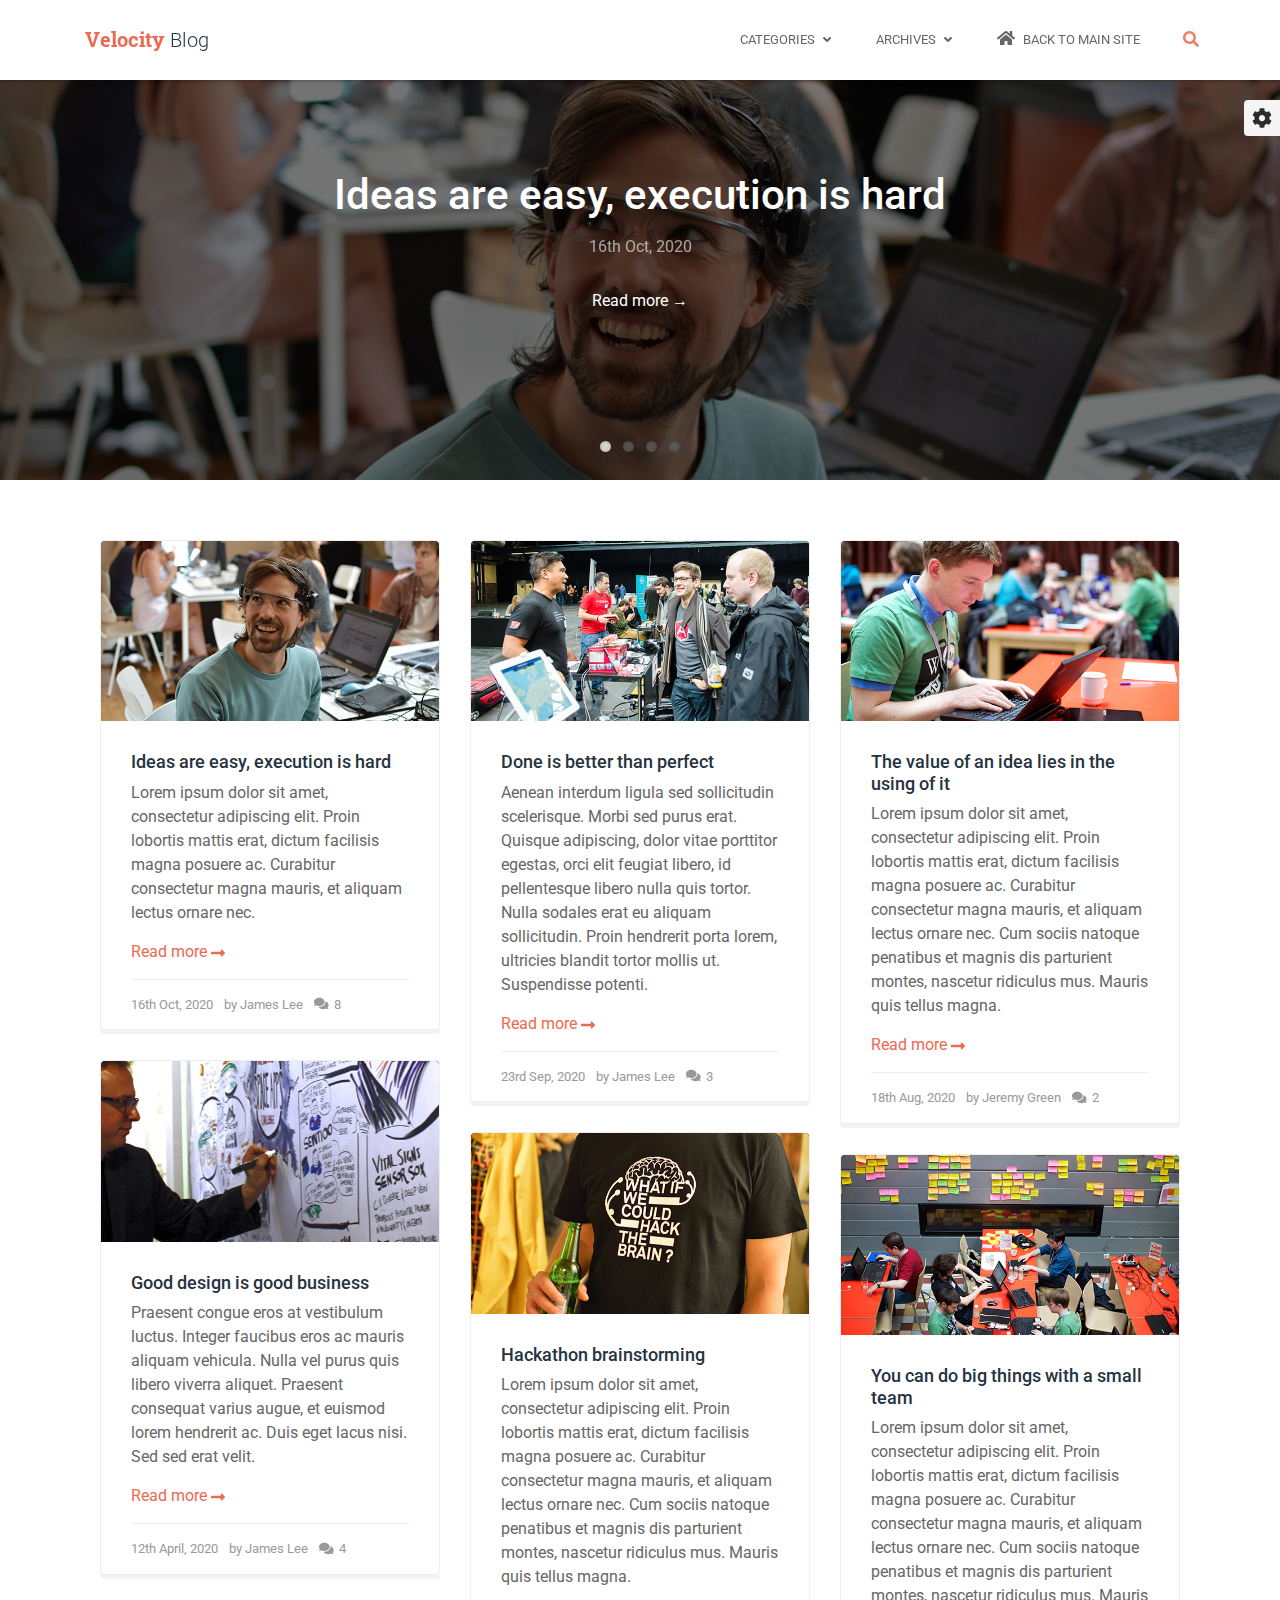
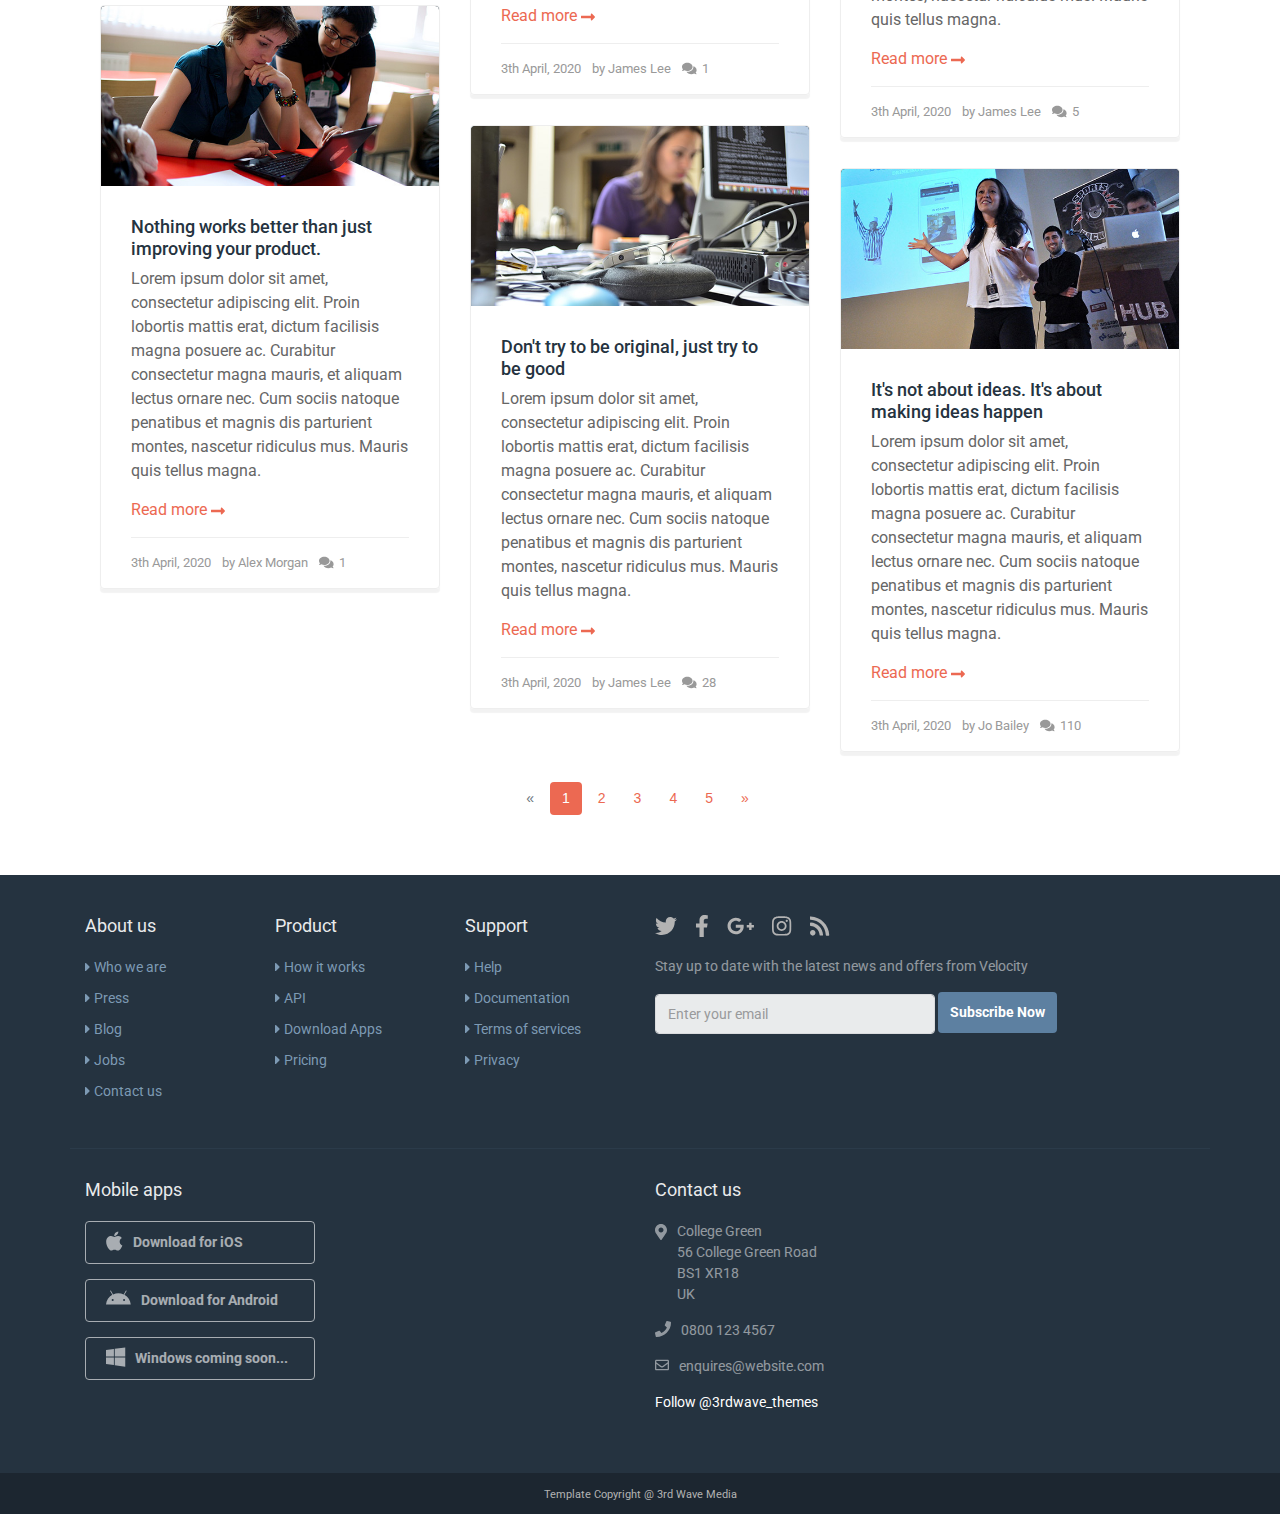
<file: velocity-bs4/blog.html>
<!DOCTYPE html>
<html lang="en"> 
<head>
    <title>Responsive website template for products</title>
    <!-- Meta -->
    <meta charset="utf-8">
    <meta http-equiv="X-UA-Compatible" content="IE=edge">
    <meta name="viewport" content="width=device-width, initial-scale=1.0">
    <meta name="description" content="">
    <meta name="author" content="">    
    <link rel="shortcut icon" href="favicon.ico">  
    <link href='https://fonts.googleapis.com/css?family=Roboto:400,400italic,500,500italic,700,700italic,900,900italic,300italic,300' rel='stylesheet' type='text/css'> 
    <link href='https://fonts.googleapis.com/css?family=Roboto+Slab:400,700,300,100' rel='stylesheet' type='text/css'>
    <!-- FontAwesome JS -->
    <script defer src="assets/fontawesome/js/all.js"></script>
    <!-- Global CSS -->
    <link rel="stylesheet" href="assets/plugins/bootstrap/css/bootstrap.min.css">   
    <!-- Plugins CSS -->    
    <link rel="stylesheet" href="assets/plugins/flexslider/flexslider.css">
    <!-- Theme CSS -->
    <link id="theme-style" rel="stylesheet" href="assets/css/theme-1.css">
</head> 

<body class="blog-page">
    <div class="wrapper">
        <!-- ******HEADER****** --> 
        <header class="header header-blog">  
            <div class="container">       
                <h1 class="logo">
                    <a href="blog.html">Velocity <span class="sub">Blog</span></a>
                </h1><!--//logo-->
                <nav class="main-nav navbar blog-nav navbar-right navbar-inverse navbar-expand-md" role="navigation">
                    <button class="navbar-toggler navbar-toggler-right" type="button" data-toggle="collapse" data-target="#navbar-collapse" aria-controls="navbar-collapse" aria-expanded="false" aria-label="Toggle navigation">
                        <span class="navbar-toggler-icon"></span>
                    </button>
                    
                    
                    
                    <div id="navbar-collapse" class="navbar-collapse collapse">
                        <div class="searchbox-container">
                            <form class="searchbox">
                                <label class="sr-only" for="search-form">Search</label>
                                <input id="search-form" class="form-control searchbox-input" placeholder="Search the blog..." type="search" value="" name="search-form">
                                <input class="searchbox-submit" type="submit" value="GO">
                                <span class="searchbox-icon">
                                    <i class="fas fa-search"></i>
                                </span>
                            </form>
                        </div><!--//searchbox-container-->
                        
                        <ul class="nav navbar-nav">
                            <li class="nav-item dropdown">
                                <a class="nav-link dropdown-toggle" data-toggle="dropdown" aria-haspopup="true" aria-expanded="false" href="#">Categories <i class="fas fa-angle-down"></i></a>
                                <div class="dropdown-menu dropdown-menu-right">
                                    <a class="dropdown-item" href="blog-category.html">Tech</a>
                                    <a class="dropdown-item" href="blog-category.html">Apps</a>
                                    <a class="dropdown-item" href="blog-category.html">News</a>
                                    <a class="dropdown-item" href="blog-category.html">Community</a>            
                                </div>                            
                            </li><!--//dropdown-->
                            <li class="nav-item dropdown">
                                <a class="nav-link dropdown-toggle" data-toggle="dropdown" aria-haspopup="true" aria-expanded="false" href="#">Archives <i class="fas fa-angle-down"></i></a>
                                <div class="dropdown-menu dropdown-menu-right">
                                    <a class="dropdown-item" href="blog-archive.html">Sep 2020 (5)</a>
                                    <a class="dropdown-item" href="blog-archive.html">Aug 2020 (6)</a>
                                    <a class="dropdown-item" href="blog-archive.html">July 2020 (3)</a>
                                    <a class="dropdown-item" href="blog-archive.html">June 2020 (4)</a>              
                                </div>                            
                            </li><!--//dropdown-->
                            <li class="nav-item nav-item-main-site last"><a class="nav-link" href="index.html"><i class="fas fa-home"></i> Back to main site</a></li>
                        </ul><!--//nav-->
                        
                        
                                               
                        
                    </div><!--//navabr-collapse-->
                </nav><!--//main-nav-->         
            </div><!--//container-->
        </header><!--//header-->         
        
        <section class="featured-blog-posts section">       
       
            <div class="flexslider blog-slider">
                <ul class="slides">
                    <li class="slide slide-1">
                        <div class="flex-caption container">
                            <h3 class="title"><a href="#">Ideas are easy, execution is hard</a></h3>
                            <div class="meta">16th Oct, 2020</div>
                            <a class="more-link" href="blog-single.html">Read more &rarr;</a>
                        </div><!--//flex-caption-->
                    </li>
                    <li class="slide slide-2">
                        <div class="flex-caption container">
                            <h3 class="title"><a href="#">Done is better than perfect</a></h3>
                            <div class="meta">23rd Sep, 2020</div>
                            <a class="more-link" href="blog-single.html">Read more &rarr;</a>
                        </div><!--//flex-caption-->
                    </li>
                    <li class="slide slide-3">
                        <div class="flex-caption container">
                            <h3 class="title"><a href="#">The value of an idea lies in the using of it</a></h3>
                            <div class="meta">18th Aug, 2020</div>
                            <a class="more-link" href="blog-single.html">Read more &rarr;</a>
                        </div><!--//flex-caption-->
                    </li>
                    <li class="slide slide-4">
                        <div class="flex-caption container">
                            <h3 class="title"><a href="#">Good design is good business</a></h3>
                            <div class="meta">5th Aug, 2020</div>
                            <a class="more-link" href="blog-single.html">Read more &rarr;</a>
                        </div><!--//flex-caption-->
                    </li>
                </ul><!--//slides-->
            </div><!--//flexslider-->
                    
        </section><!--//featured-blog-posts-->
        
        <!-- ******BLOG LIST****** --> 
        <div class="blog container">
            
            <div id="blog-mansonry" class="blog-list">
                <div class="row">
                    <article class="post col-lg-4 col-md-6 col-12">
                        <div class="post-inner">
                            <figure class="post-thumb">
                                <a href="blog-single.html"><img class="img-fluid" src="assets/images/blog/post-1-thumb.jpg" alt="" /></a>                                
                            </figure><!--//post-thumb-->
                            <div class="content">
                                <h3 class="post-title"><a href="blog-single.html">Ideas are easy, execution is hard</a></h3>
                                <div class="post-entry">
                                    <p>Lorem ipsum dolor sit amet, consectetur adipiscing elit. Proin lobortis mattis erat, dictum facilisis magna posuere ac. Curabitur consectetur magna mauris, et aliquam lectus ornare nec.</p>
                                    <a class="read-more" href="blog-single.html">Read more <i class="fas fa-long-arrow-alt-right" data-fa-transform="down-2" ></i></a>
                                </div>
                                <div class="meta">
                                    <ul class="meta-list list-inline">                                       
                                    	<li class="list-inline-item post-time post_date date updated">16th Oct, 2020</li>
                                    	<li class="list-inline-item  post-author"> by <a href="#">James Lee</a></li>
                                    	<li class="list-inline-item  post-comments-link">
                                	        <a href="blog-single.html#comment-area"><i class="fas fa-comments"></i>8</a>
                                	    </li>
                                	</ul><!--//meta-list-->                           	
                                </div><!--meta-->
                            </div><!--//content-->
                        </div><!--//post-inner-->
                    </article><!--//post-->
                    
                    <article class="post col-lg-4 col-md-6 col-12">
                        <div class="post-inner">
                            <figure class="post-thumb">
                                <a href="blog-single.html"><img class="img-fluid" src="assets/images/blog/post-2-thumb.jpg" alt="" /></a>
                            </figure><!--//post-thumb-->
                            <div class="content">
                                <h3 class="post-title"><a href="blog-single.html">Done is better than perfect</a></h3>
                                <div class="post-entry">
                                    <p>Aenean interdum ligula sed sollicitudin scelerisque. Morbi sed purus erat. Quisque adipiscing, dolor vitae porttitor egestas, orci elit feugiat libero, id pellentesque libero nulla quis tortor. Nulla sodales erat eu aliquam sollicitudin. Proin hendrerit porta lorem, ultricies blandit tortor mollis ut. Suspendisse potenti.</p>
                                    <a class="read-more" href="blog-single.html">Read more <i class="fas fa-long-arrow-alt-right" data-fa-transform="down-2" ></i></a>
                                </div>
                                <div class="meta">
                                    <ul class="meta-list list-inline">                                       
                                    	<li class="list-inline-item post-time post_date date updated">23rd Sep, 2020</li>
                                    	<li class="list-inline-item post-author"> by <a href="#">James Lee</a></li>
                                    	<li class="list-inline-item post-comments-link">
                                	        <a href="blog-single.html#comment-area"><i class="fas fa-comments"></i>3</a>
                                	    </li>
                                	</ul><!--//meta-list-->                           	
                                </div><!--meta-->
                            </div><!--//content-->
                        </div><!--//post-inner-->
                    </article><!--//post-->
                    
                    <article class="post col-lg-4 col-md-6 col-12">
                        <div class="post-inner">
                            <figure class="post-thumb">
                                <a href="blog-single.html"><img class="img-fluid" src="assets/images/blog/post-3-thumb.jpg" alt="" /></a>
                            </figure><!--//post-thumb-->
                            <div class="content">
                                <h3 class="post-title"><a href="blog-single.html">The value of an idea lies in the using of it</a></h3>
                                <div class="post-entry">
                                    <p>Lorem ipsum dolor sit amet, consectetur adipiscing elit. Proin lobortis mattis erat, dictum facilisis magna posuere ac. Curabitur consectetur magna mauris, et aliquam lectus ornare nec. Cum sociis natoque penatibus et magnis dis parturient montes, nascetur ridiculus mus. Mauris quis tellus magna.</p>
                                    <a class="read-more" href="blog-single.html">Read more <i class="fas fa-long-arrow-alt-right" data-fa-transform="down-2" ></i></a>
                                </div>
                                <div class="meta">
                                    <ul class="meta-list list-inline">                                       
                                    	<li class="list-inline-item post-time post_date date updated">18th Aug, 2020</li>
                                    	<li class="list-inline-item post-author"> by <a href="#">Jeremy Green</a></li>
                                    	<li class="list-inline-item post-comments-link">
                                	        <a href="blog-single.html#comment-area"><i class="fas fa-comments"></i>2</a>
                                	    </li>
                                	</ul><!--//meta-list-->                           	
                                </div><!--meta-->
                            </div><!--//content-->
                        </div><!--//post-inner-->
                    </article><!--//post-->
                    
                    <article class="post col-lg-4 col-md-6 col-12">
                        <div class="post-inner">
                            <figure class="post-thumb">
                                <a href="blog-single.html"><img class="img-fluid" src="assets/images/blog/post-4-thumb.jpg" alt="" /></a>
                            </figure><!--//post-thumb-->
                            <div class="content">
                                <h3 class="post-title"><a href="blog-single.html">Good design is good business</a></h3>                                
                                <div class="post-entry">
                                    <p>Praesent congue eros at vestibulum luctus. Integer faucibus eros ac mauris aliquam vehicula. Nulla vel purus quis libero viverra aliquet. Praesent consequat varius augue, et euismod lorem hendrerit ac. Duis eget lacus nisi. Sed sed erat velit.</p>
                                    <a class="read-more" href="blog-single.html">Read more <i class="fas fa-long-arrow-alt-right" data-fa-transform="down-2" ></i></a>
                                </div>
                                <div class="meta">
                                    <ul class="meta-list list-inline">                                       
                                    	<li class="list-inline-item post-time post_date date updated">12th April, 2020</li>
                                    	<li class="list-inline-item post-author"> by <a href="#">James Lee</a></li>
                                    	<li class="list-inline-item post-comments-link">
                                	        <a href="blog-single.html#comment-area"><i class="fas fa-comments"></i>4</a>
                                	    </li>
                                	</ul><!--//meta-list-->                     	
                                </div><!--meta-->
                            </div><!--//content-->
                        </div><!--//post-inner-->
                    </article><!--//post-->
                    
                    <article class="post col-lg-4 col-md-6 col-12">
                        <div class="post-inner">
                            <figure class="post-thumb">
                                <a href="blog-single.html"><img class="img-fluid" src="assets/images/blog/post-5-thumb.jpg" alt="" /></a>
                            </figure><!--//post-thumb-->
                            <div class="content">
                                <h3 class="post-title"><a href="blog-single.html">Hackathon brainstorming</a></h3>                                
                                <div class="post-entry">
                                    <p>Lorem ipsum dolor sit amet, consectetur adipiscing elit. Proin lobortis mattis erat, dictum facilisis magna posuere ac. Curabitur consectetur magna mauris, et aliquam lectus ornare nec. Cum sociis natoque penatibus et magnis dis parturient montes, nascetur ridiculus mus. Mauris quis tellus magna.</p>
                                    <a class="read-more" href="blog-single.html">Read more <i class="fas fa-long-arrow-alt-right" data-fa-transform="down-2" ></i></a>
                                </div>
                                <div class="meta">
                                    <ul class="meta-list list-inline">                                       
                                    	<li class="list-inline-item  post-time post_date date updated">3th April, 2020</li>
                                    	<li class="list-inline-item post-author"> by <a href="#">James Lee</a></li>
                                    	<li class="list-inline-item post-comments-link">
                                	        <a href="blog-single.html#comment-area"><i class="fas fa-comments"></i>1</a>
                                	    </li>
                                	</ul><!--//meta-list-->                           	
                                </div><!--meta-->
                            </div><!--//content-->
                        </div><!--//post-inner-->
                    </article><!--//post-->
                    
                    <article class="post col-lg-4 col-md-6 col-12">
                        <div class="post-inner">
                            <figure class="post-thumb">
                                <a href="blog-single.html"><img class="img-fluid" src="assets/images/blog/post-6-thumb.jpg" alt="" /></a>
                            </figure><!--//post-thumb-->
                            <div class="content">
                                <h3 class="post-title"><a href="blog-single.html">You can do big things with a small team</a></h3>
                                <div class="post-entry">
                                <p>Lorem ipsum dolor sit amet, consectetur adipiscing elit. Proin lobortis mattis erat, dictum facilisis magna posuere ac. Curabitur consectetur magna mauris, et aliquam lectus ornare nec. Cum sociis natoque penatibus et magnis dis parturient montes, nascetur ridiculus mus. Mauris quis tellus magna.</p>
                                <a class="read-more" href="blog-single.html">Read more <i class="fas fa-long-arrow-alt-right" data-fa-transform="down-2" ></i></a>
                                </div>
                                <div class="meta">
                                    <ul class="meta-list list-inline">                                       
                                    	<li class="list-inline-item post-time post_date date updated">3th April, 2020</li>
                                    	<li class="list-inline-item post-author"> by <a href="#">James Lee</a></li>
                                    	<li class="list-inline-item post-comments-link">
                                	        <a href="blog-single.html#comment-area"><i class="fas fa-comments"></i>5</a>
                                	    </li>
                                	</ul><!--//meta-list-->                           	
                                </div><!--meta-->
                            </div><!--//content-->
                        </div><!--//post-inner-->
                    </article><!--//post-->
                    
                    <article class="post col-lg-4 col-md-6 col-12">
                        <div class="post-inner">
                            <figure class="post-thumb">
                                <a href="blog-single.html"><img class="img-fluid" src="assets/images/blog/post-7-thumb.jpg" alt="" /></a>
                            </figure><!--//post-thumb-->
                            <div class="content">
                                <h3 class="post-title"><a href="blog-single.html">Nothing works better than just improving your product.</a></h3>
                                <div class="post-entry">
                                    <p>Lorem ipsum dolor sit amet, consectetur adipiscing elit. Proin lobortis mattis erat, dictum facilisis magna posuere ac. Curabitur consectetur magna mauris, et aliquam lectus ornare nec. Cum sociis natoque penatibus et magnis dis parturient montes, nascetur ridiculus mus. Mauris quis tellus magna.</p>
                                    <a class="read-more" href="blog-single.html">Read more <i class="fas fa-long-arrow-alt-right" data-fa-transform="down-2" ></i></a>
                                </div>
                                <div class="meta">
                                    <ul class="meta-list list-inline">                                       
                                    	<li class="list-inline-item post-time post_date date updated">3th April, 2020</li>
                                    	<li class="list-inline-item post-author"> by <a href="#">Alex Morgan</a></li>
                                    	<li class="list-inline-item post-comments-link">
                                	        <a href="blog-single.html#comment-area"><i class="fas fa-comments"></i>1</a>
                                	    </li>
                                	</ul><!--//meta-list-->                           	
                                </div><!--meta-->
                            </div><!--//content-->
                        </div><!--//post-inner-->
                    </article><!--//post-->
                    
                    <article class="post col-lg-4 col-md-6 col-12">
                        <div class="post-inner">
                            <figure class="post-thumb">
                                <a href="blog-single.html"><img class="img-fluid" src="assets/images/blog/post-8-thumb.jpg" alt="" /></a>
                            </figure><!--//post-thumb-->
                            <div class="content">
                                <h3 class="post-title"><a href="blog-single.html">Don't try to be original, just try to be good</a></h3>
                                <div class="post-entry">
                                    <p>Lorem ipsum dolor sit amet, consectetur adipiscing elit. Proin lobortis mattis erat, dictum facilisis magna posuere ac. Curabitur consectetur magna mauris, et aliquam lectus ornare nec. Cum sociis natoque penatibus et magnis dis parturient montes, nascetur ridiculus mus. Mauris quis tellus magna.</p>
                                    <a class="read-more" href="blog-single.html">Read more <i class="fas fa-long-arrow-alt-right" data-fa-transform="down-2" ></i></a>
                                </div>
                                <div class="meta">
                                    <ul class="meta-list list-inline">                                       
                                    	<li class="list-inline-item post-time post_date date updated">3th April, 2020</li>
                                    	<li class="list-inline-item post-author"> by <a href="#">James Lee</a></li>
                                    	<li class="list-inline-item post-comments-link">
                                	        <a href="blog-single.html#comment-area"><i class="fas fa-comments"></i>28</a>
                                	    </li>
                                	</ul><!--//meta-list-->                           	
                                </div><!--meta-->
                            </div><!--//content-->
                        </div><!--//post-inner-->
                    </article><!--//post-->
                    
                    <article class="post col-lg-4 col-md-6 col-12">
                        <div class="post-inner">
                            <figure class="post-thumb">
                                <a href="blog-single.html"><img class="img-fluid" src="assets/images/blog/post-9-thumb.jpg" alt="" /></a>
                            </figure><!--//post-thumb-->
                            <div class="content">
                                <h3 class="post-title"><a href="blog-single.html">It's not about ideas. It's about making ideas happen</a></h3>
                                <div class="post-entry">
                                    <p>Lorem ipsum dolor sit amet, consectetur adipiscing elit. Proin lobortis mattis erat, dictum facilisis magna posuere ac. Curabitur consectetur magna mauris, et aliquam lectus ornare nec. Cum sociis natoque penatibus et magnis dis parturient montes, nascetur ridiculus mus. Mauris quis tellus magna.</p>
                                    <a class="read-more" href="blog-single.html">Read more <i class="fas fa-long-arrow-alt-right" data-fa-transform="down-2" ></i></a>
                                </div>
                                <div class="meta">
                                    <ul class="meta-list list-inline">                                       
                                    	<li class="list-inline-item post-time post_date date updated">3th April, 2020</li>
                                    	<li class="list-inline-item post-author"> by <a href="#">Jo Bailey</a></li>
                                    	<li class="list-inline-item post-comments-link">
                                	        <a href="blog-single.html#comment-area"><i class="fas fa-comments"></i>110</a>
                                	    </li>
                                	</ul><!--//meta-list-->                           	
                                </div><!--meta-->
                             </div><!--//content-->
                        </div><!--//post-inner-->
                    </article><!--//post-->
                </div><!--//row-->
            </div><!--//blog-list-->  
            
            <div class="pagination-container text-center">
                <ul class="pagination justify-content-center">
                    <li class="page-item disabled">
                        <a class="page-link" href="#" arial-label="previous">
                            <span aria-hidden="true">&laquo;</span>
                            <span class="sr-only">Previous</span>
                        </a>
                    </li>
                    <li class="page-item active"><a class="page-link" href="#">1<span class="sr-only">(current)</span></a></li>
                    <li class="page-item"><a class="page-link" href="#">2</a></li>
                    <li class="page-item"><a class="page-link" href="#">3</a></li>
                    <li class="page-item"><a class="page-link" href="#">4</a></li>
                    <li class="page-item"><a class="page-link" href="#">5</a></li>
                    <li class="page-item">
                        <a class="page-link" href="#">
                            <span aria-hidden="true">&raquo;</span>
                            <span class="sr-only">Next</span>
                        </a>
                    </li>
                </ul><!--//pagination-->
            </div><!--//pagination-container-->
        </div><!--//blog-->        
    </div><!--//wrapper-->
    
    <!-- ******FOOTER****** --> 
    <footer class="footer">
        <div class="footer-content">
            <div class="container">
                <div class="row">                    
                    <div class="footer-col links col-lg-2 col-md-4 col-12">
                        <div class="footer-col-inner">
                            <h3 class="title">About us</h3>
                            <ul class="list-unstyled">
                                <li><a href="#"><i class="fas fa-caret-right mr-1"></i>Who we are</a></li>
                                <li><a href="#"><i class="fas fa-caret-right mr-1"></i>Press</a></li>
                                <li><a href="#"><i class="fas fa-caret-right mr-1"></i>Blog</a></li>
                                <li><a href="#"><i class="fas fa-caret-right mr-1"></i>Jobs</a></li>
                                <li><a href="#"><i class="fas fa-caret-right mr-1"></i>Contact us</a></li>
                            </ul>
                        </div><!--//footer-col-inner-->
                    </div><!--//foooter-col-->    
                    <div class="footer-col links col-lg-2 col-md-4 col-12">
                        <div class="footer-col-inner">
                            <h3 class="title">Product</h3>
                            <ul class="list-unstyled">
                                <li><a href="#"><i class="fas fa-caret-right mr-1"></i>How it works</a></li>
                                <li><a href="#"><i class="fas fa-caret-right mr-1"></i>API</a></li>
                                <li><a href="#"><i class="fas fa-caret-right mr-1"></i>Download Apps</a></li>
                                <li><a href="#"><i class="fas fa-caret-right mr-1"></i>Pricing</a></li>
                            </ul>
                        </div><!--//footer-col-inner-->
                    </div><!--//foooter-col-->              
                    <div class="footer-col links col-lg-2 col-md-4 col-12 sm-break">
                        <div class="footer-col-inner">
                            <h3 class="title">Support</h3>
                            <ul class="list-unstyled">
                                <li><a href="#"><i class="fas fa-caret-right mr-1"></i>Help</a></li>
                                <li><a href="#"><i class="fas fa-caret-right mr-1"></i>Documentation</a></li>
                                <li><a href="#"><i class="fas fa-caret-right mr-1"></i>Terms of services</a></li>
                                <li><a href="#"><i class="fas fa-caret-right mr-1"></i>Privacy</a></li>
                            </ul>
                        </div><!--//footer-col-inner-->            
                    </div><!--//foooter-col-->   
                    <div class="footer-col connect col-12 col-lg-6">
                        <div class="footer-col-inner">
                            <ul class="social list-inline">
                                <li class="list-inline-item"><a href="https://twitter.com/3rdwave_themes" target="_blank"><i class="fab fa-twitter"></i></a></li>
                                <li class="list-inline-item"><a href="#"><i class="fab fa-facebook-f"></i></a></li>
                                <li class="list-inline-item"><a href="#"><i class="fab fa-google-plus-g"></i></a></li>
                                <li class="list-inline-item"><a href="#"><i class="fab fa-instagram"></i></a></li>        
                                <li class="list-inline-item row-end"><a href="#"><i class="fas fa-rss"></i></a></li>             
                            </ul>
                            <div class="form-container">
                                <p class="intro">Stay up to date with the latest news and offers from Velocity</p>
                                <form class="signup-form navbar-form">
                                    <div class="form-group ">
                                        <input type="text" class="form-control" placeholder="Enter your email">
                                    </div>   
                                    <button type="submit" class="btn btn-cta btn-cta-primary">Subscribe Now</button>                                 
                                </form>                               
                            </div><!--//subscription-form-->
                        </div><!--//footer-col-inner-->
                    </div><!--//foooter-col-->
                    <div class="clearfix"></div> 
                </div><!--//row-->
                <div class="row has-divider">
                    <div class="footer-col download col-12 col-lg-6">
                        <div class="footer-col-inner">
                            <h3 class="title">Mobile apps</h3>
                            <ul class="list-unstyled download-list">
                                <li><a class="btn btn-ghost" href="#"><i class="fab fa-apple"></i><span class="text">Download for iOS</span> </a></li>
                                <li><a class="btn btn-ghost" href="#"><i class="fab fa-android"></i><span class="text">Download for Android</span></a></li>
                                <li><a class="btn btn-ghost" href="#"><i class="fab fa-windows"></i><span class="text">Windows coming soon...</span></a></li>
                            </ul>
                        </div><!--//footer-col-inner-->
                    </div><!--//download-->
                    <div class="footer-col contact col-12 col-lg-6">
                        <div class="footer-col-inner">
                            <h3 class="title">Contact us</h3>                          
                            <p class="adr clearfix">
                                <i class="fas fa-map-marker-alt float-left"></i>        
                                <span class="adr-group float-left">       
                                    <span class="street-address">College Green</span><br>
                                    <span class="region">56 College Green Road</span><br>
                                    <span class="postal-code">BS1 XR18</span><br>
                                    <span class="country-name">UK</span>
                                </span>
                            </p>
                            <p class="tel"><i class="fas fa-phone"></i>0800 123 4567</p>
                            <p class="email"><i class="far fa-envelope"></i><a href="#">enquires@website.com</a></p> 
                            <a href="https://twitter.com/3rdwave_themes" class="twitter-follow-button" data-show-count="false">Follow @3rdwave_themes</a>
<script>!function(d,s,id){var js,fjs=d.getElementsByTagName(s)[0],p=/^http:/.test(d.location)?'http':'https';if(!d.getElementById(id)){js=d.createElement(s);js.id=id;js.src=p+'://platform.twitter.com/widgets.js';fjs.parentNode.insertBefore(js,fjs);}}(document, 'script', 'twitter-wjs');</script>                        
                        </div><!--//footer-col-inner-->
                    </div><!--//contact-->
                </div>
            </div><!--//container-->
        </div><!--//footer-content-->
        <div class="bottom-bar">
            <div class="container">
                <small class="copyright">Template Copyright @ <a href="http://themes.3rdwavemedia.com/" target="_blank">3rd Wave Media</a></small>                
            </div><!--//container-->
        </div><!--//bottom-bar-->
    </footer><!--//footer-->
    
    <!-- Video Modal -->
    <div class="modal modal-video" id="modal-video" tabindex="-1" role="dialog" aria-labelledby="videoModalLabel" aria-hidden="true">
        <div class="modal-dialog">
            <div class="modal-content">
                <div class="modal-header">
                    <button type="button" class="close" data-dismiss="modal" aria-hidden="true">&times;</button>
                    <h4 id="videoModalLabel" class="modal-title sr-only">Video Tour</h4>
                </div>
                <div class="modal-body">
                    <div class="video-container embed-responsive embed-responsive-16by9">
                        <iframe class="embed-responsive-item" id="vimeo-video" src="https://player.vimeo.com/video/32424882?" width="720" height="405" frameborder="0" webkitallowfullscreen mozallowfullscreen allowfullscreen></iframe>
                    </div><!--//video-container-->
                </div><!--//modal-body-->
            </div><!--//modal-content-->
        </div><!--//modal-dialog-->
    </div><!--//modal-->
    
    <!-- *****CONFIGURE STYLE (REMOVE ON YOUR PRODUCTION SITE)****** -->   
    <div class="config-wrapper">
        <div class="config-wrapper-inner">
            <a id="config-trigger" class="config-trigger" href="#"><i class="fas fa-cog mx-auto"></i></a>
            <div id="config-panel" class="config-panel">
                <h5>Choose Colour</h5>
                <ul id="color-options" class="list-unstyled list-inline mb-0">
                    <li class="theme-1 list-inline-item active" ><a data-style="assets/css/theme-1.css" href="#"></a></li>
                    <li class="theme-2 list-inline-item "><a data-style="assets/css/theme-2.css" href="#"></a></li>
                    <li class="theme-3 list-inline-item "><a data-style="assets/css/theme-3.css" href="#"></a></li>
                    <li class="theme-4 list-inline-item "><a data-style="assets/css/theme-4.css" href="#"></a></li>                   
                    <li class="theme-5 list-inline-item "><a data-style="assets/css/theme-5.css" href="#"></a></li>                     
                    <li class="theme-6 list-inline-item "><a data-style="assets/css/theme-6.css" href="#"></a></li>
                    <li class="theme-7 list-inline-item "><a data-style="assets/css/theme-7.css" href="#"></a></li>
                    <li class="theme-8 list-inline-item "><a data-style="assets/css/theme-8.css" href="#"></a></li>                    
                    <li class="theme-9 list-inline-item "><a data-style="assets/css/theme-9.css" href="#"></a></li>
                    <li class="theme-10 list-inline-item "><a data-style="assets/css/theme-10.css" href="#"></a></li>
                </ul><!--//color-options-->
                <a id="config-close" class="close" href="#"><i class="fas fa-times-circle"></i></a>
            </div><!--//configure-panel-->
        </div><!--//config-wrapper-inner-->
    </div><!--//config-wrapper-->
 
    <!-- Javascript -->          
    <script type="text/javascript" src="assets/plugins/jquery-3.4.1.min.js"></script>
    <script type="text/javascript" src="assets/plugins/popper.min.js"></script> 
    <script type="text/javascript" src="assets/plugins/bootstrap/js/bootstrap.min.js"></script>
    <script type="text/javascript" src="assets/plugins/back-to-top.js"></script>
    <script type="text/javascript" src="assets/plugins/flexslider/jquery.flexslider-min.js"></script>
            
    <!-- blog page specific js starts --> 
    <script type="text/javascript" src="assets/plugins/imagesloaded/imagesloaded.pkgd.min.js"></script>     
    <script type="text/javascript" src="assets/plugins/masonry.pkgd.min.js"></script> 
    <script type="text/javascript" src="assets/js/blog.js"></script>
    <!-- blog page specific js ends -->   
     
    <script type="text/javascript" src="assets/js/main.js"></script>
    
    <!-- Theme Switcher (REMOVE ON YOUR PRODUCTION SITE) -->
    <script type="text/javascript" src="assets/js/demo/theme-switcher.js"></script>  
    
            
</body>
</html>
</file>
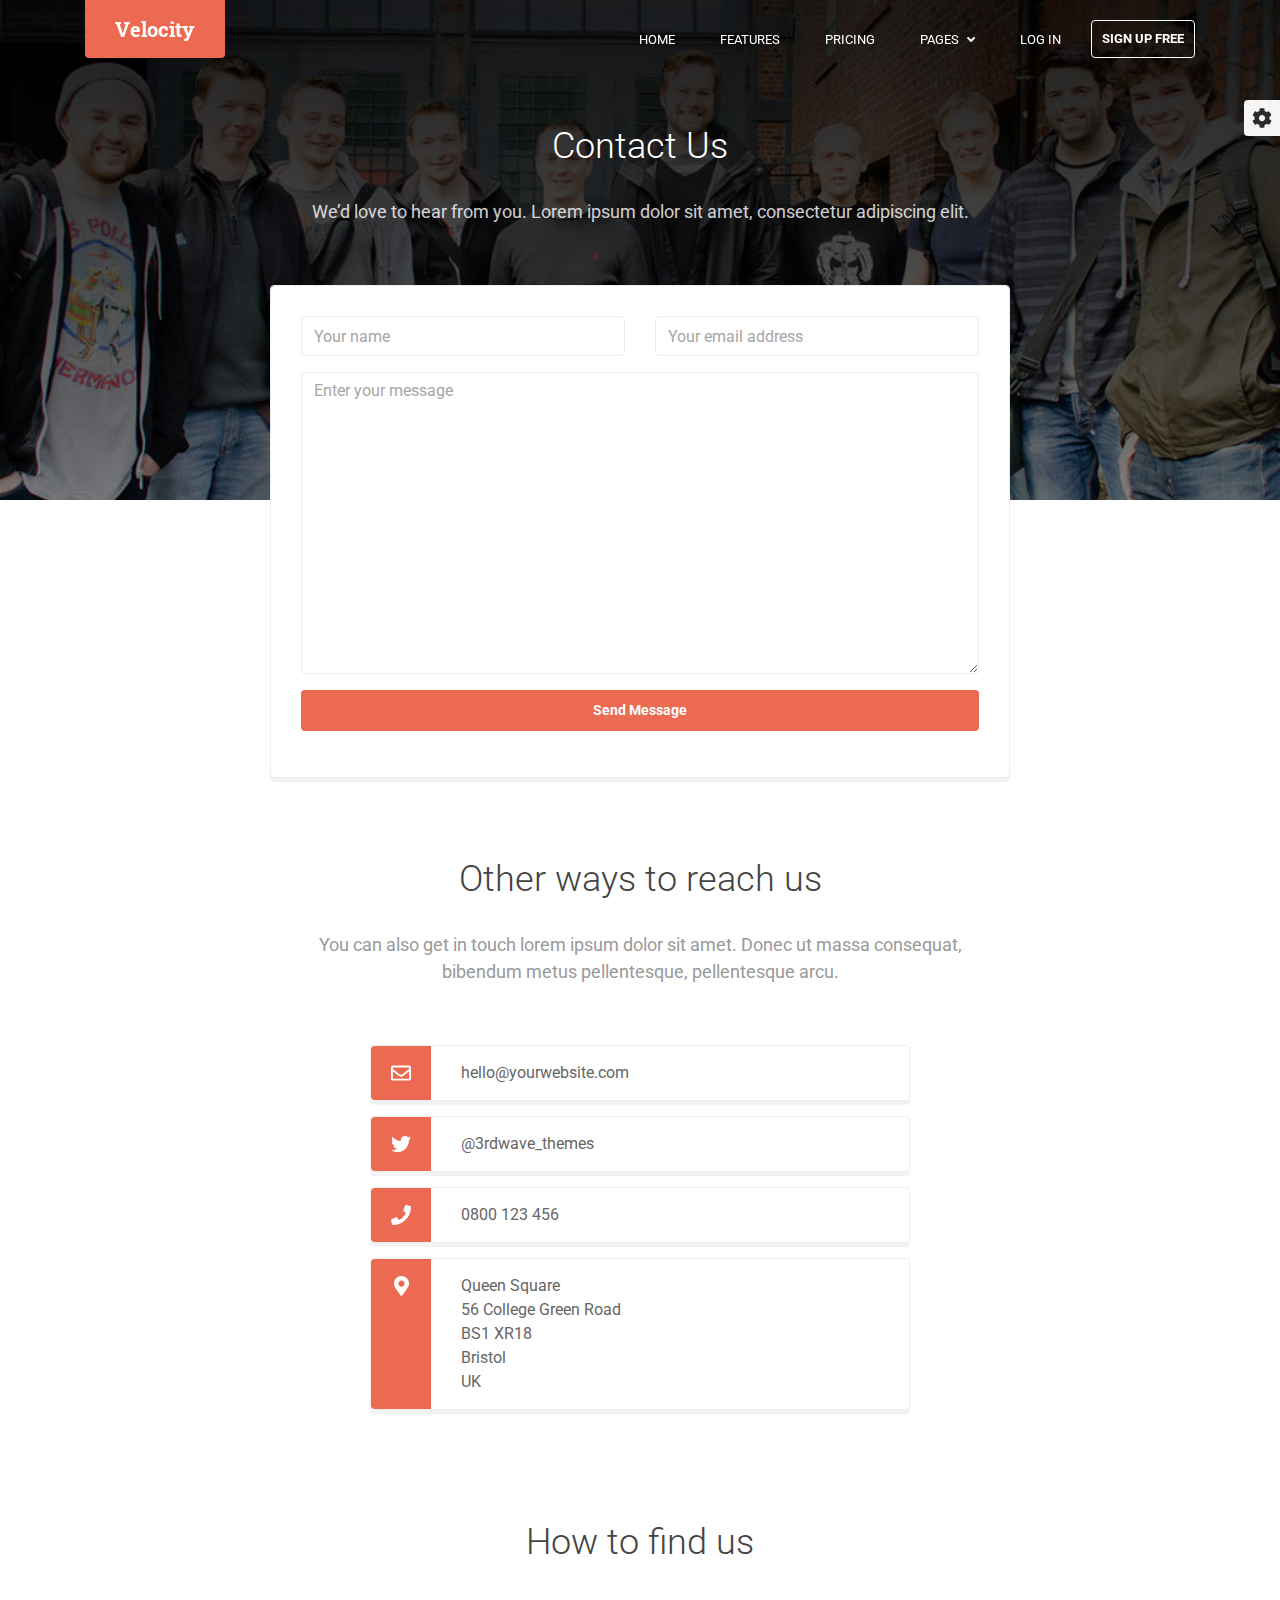
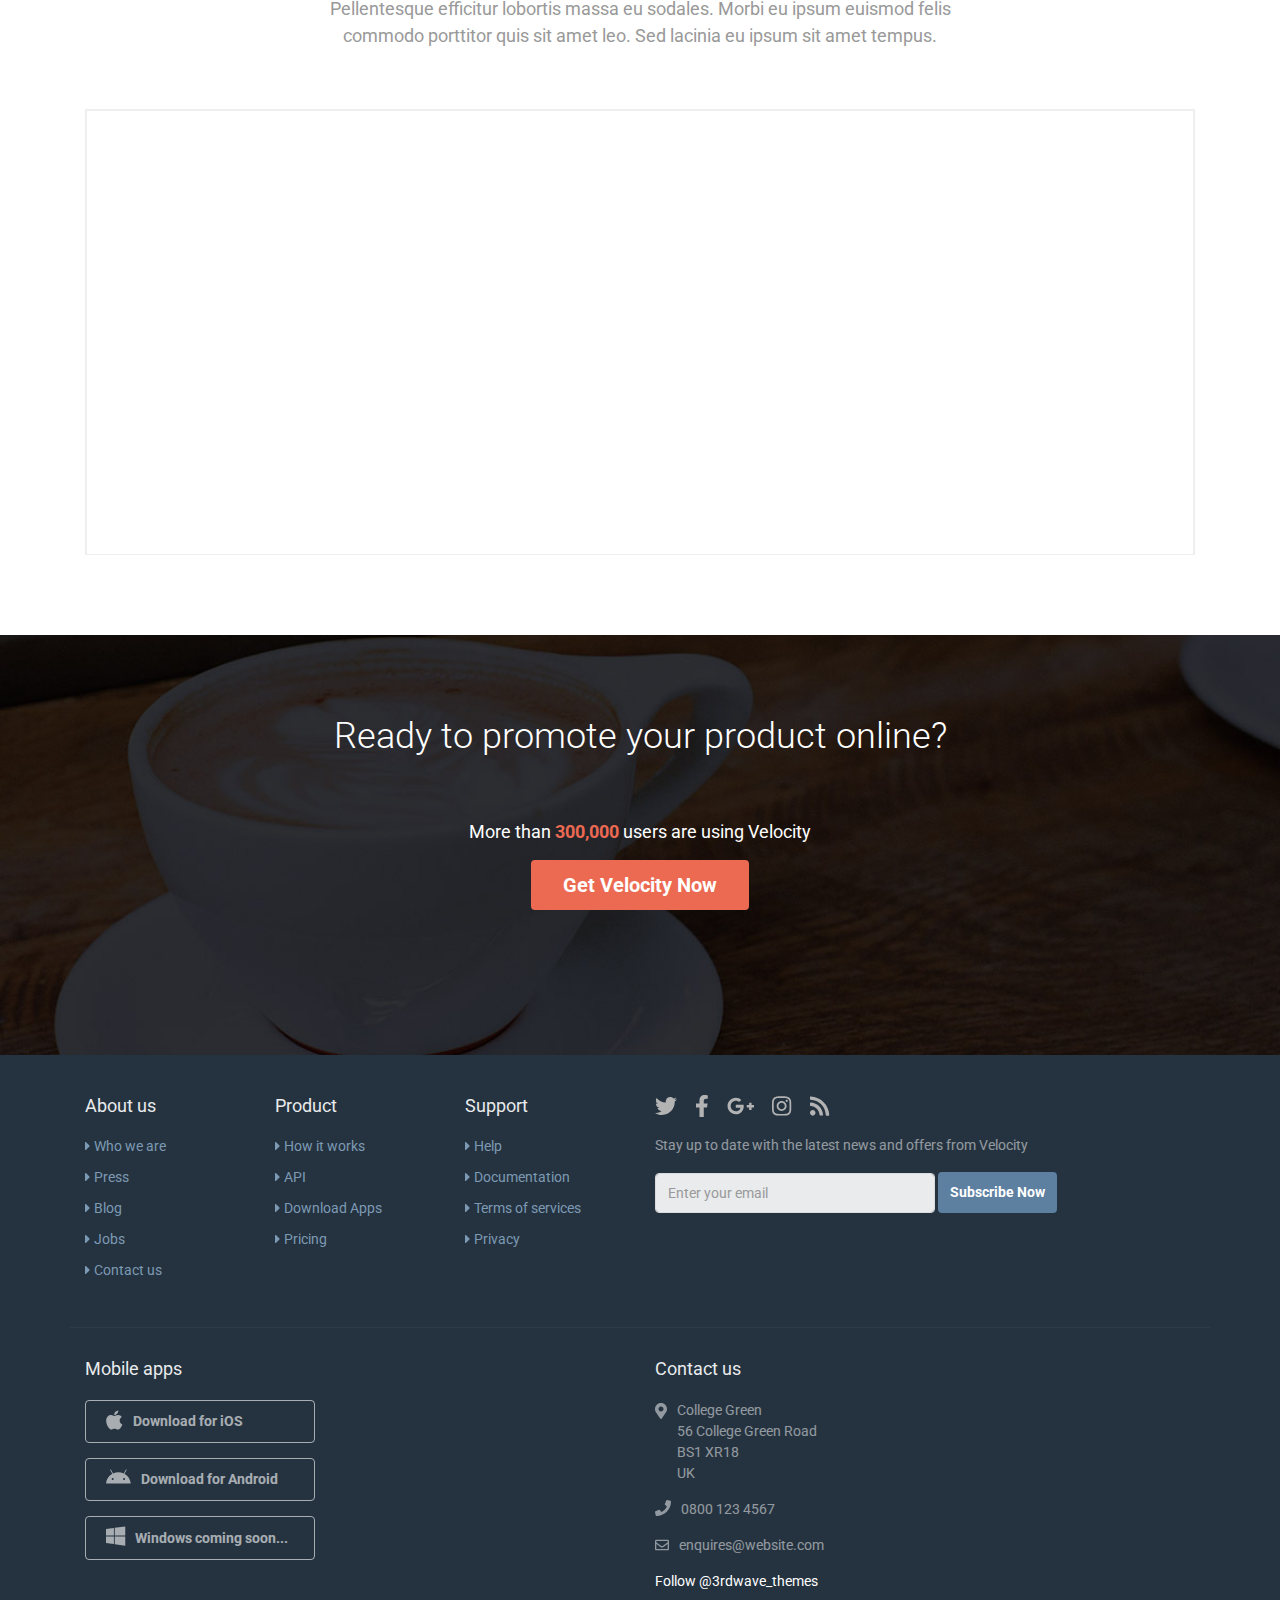
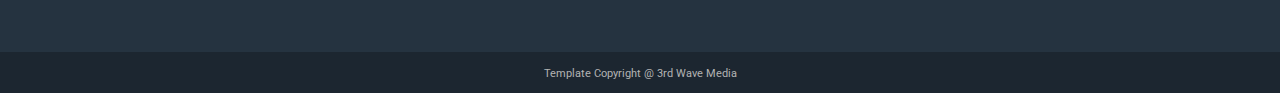
<file: velocity-bs4/contact.html>
<!DOCTYPE html>
<html lang="en"> 
<head>
    <title>Responsive website template for products</title>
    <!-- Meta -->
    <meta charset="utf-8">
    <meta http-equiv="X-UA-Compatible" content="IE=edge">
    <meta name="viewport" content="width=device-width, initial-scale=1.0">
    <meta name="description" content="">
    <meta name="author" content="">    
    <link rel="shortcut icon" href="favicon.ico">  
    <link href='https://fonts.googleapis.com/css?family=Roboto:400,400italic,500,500italic,700,700italic,900,900italic,300italic,300' rel='stylesheet' type='text/css'> 
    <link href='https://fonts.googleapis.com/css?family=Roboto+Slab:400,700,300,100' rel='stylesheet' type='text/css'>
    <!-- FontAwesome JS -->
    <script defer src="assets/fontawesome/js/all.js"></script>
    <!-- Global CSS -->
    <link rel="stylesheet" href="assets/plugins/bootstrap/css/bootstrap.min.css">   
    <!-- Plugins CSS -->    
    <link rel="stylesheet" href="assets/plugins/flexslider/flexslider.css">
    <!-- Theme CSS -->
    <link id="theme-style" rel="stylesheet" href="assets/css/theme-1.css">
</head> 

<body class="contact-page">
    <div class="wrapper">
        <!-- ******HEADER****** --> 
        <header id="header" class="header navbar-fixed-top">  
            <div class="container">       
                <h1 class="logo">
                    <a href="index.html"><span class="logo-icon"></span><span class="text">Velocity</span></a>
                </h1><!--//logo-->
                <nav class="main-nav navbar navbar-right navbar-inverse navbar-expand-md" role="navigation">
                    <button class="navbar-toggler navbar-toggler-right" type="button" data-toggle="collapse" data-target="#navbar-collapse" aria-controls="navbar-collapse" aria-expanded="false" aria-label="Toggle navigation">
                        <span class="navbar-toggler-icon"></span>
                    </button>
                    <div id="navbar-collapse" class="navbar-collapse collapse">
                        <ul class="nav navbar-nav">
                            <li class="nav-item"><a class="nav-link" href="index.html">Home</a></li>
                            <li class="nav-item"><a class="nav-link" href="features.html">Features</a></li>
                            <li class="nav-item"><a class="nav-link" href="pricing.html">Pricing</a></li>
                            <li class="nav-item dropdown">
                                <a class="nav-link dropdown-toggle" data-toggle="dropdown" aria-haspopup="true" aria-expanded="false" href="#">Pages <i class="fas fa-angle-down"></i></a>
                                <div class="dropdown-menu dropdown-menu-right">
                                    <a class="dropdown-item" href="download.html">Download Apps</a>
                                    <a class="dropdown-item" href="blog.html">Blog</a>
                                    <a class="dropdown-item" href="blog-single.html">Blog Single</a>
                                    <a class="dropdown-item" href="blog-category.html">Blog Category</a>
                                    <a class="dropdown-item" href="blog-archive.html">Blog Archive</a>
                                    <a class="dropdown-item" href="about.html">About Us</a>
                                    <a class="dropdown-item" href="contact.html">Contact</a>                  
                                </div>                            
                            </li><!--//dropdown-->                         
                            <li class="nav-item"><a class="nav-link" href="login.html">Log in</a></li>
                            <li class="nav-item nav-item-cta last"><a class="btn btn-cta btn-cta-secondary" href="signup.html">Sign Up Free</a></li>
                        </ul><!--//nav-->
                    </div><!--//navabr-collapse-->
                </nav><!--//main-nav-->                     
            </div><!--//container-->
        </header><!--//header-->
        
        <div class="headline-bg contact-headline-bg">
        </div><!--//headline-bg-->

        
        <!-- ******Contact Section****** --> 
        <section class="contact-section section section-on-bg">
            <div class="container">
                <h2 class="title text-center">Contact Us</h2>
                <p class="intro text-center">We’d love to hear from you. Lorem ipsum dolor sit amet, consectetur adipiscing elit.</p>
                <form id="contact-form" class="contact-form" method="post" action="">                    
                    <div class="row text-center">
                        <div class="contact-form-inner mr-lg-auto ml-lg-auto col-12 col-lg-8">
                            <div class="row">                                                           
                                
                                <div class="form-group col-12 col-sm-6">
                                    <label class="sr-only" for="cname">Your name</label>
                                    <input type="text" class="form-control" id="cname" name="name" placeholder="Your name" minlength="2" required>
                                </div>                    
                                <div class="form-group col-12 col-sm-6">
                                    <label class="sr-only" for="cemail">Email address</label>
                                    <input type="email" class="form-control" id="cemail" name="email" placeholder="Your email address" required>
                                </div>
                                <div class="form-group col-12">
                                    <label class="sr-only" for="cmessage">Your message</label>
                                    <textarea class="form-control" id="cmessage" name="message" placeholder="Enter your message" rows="12" required></textarea>
                                </div>
                                 <div class="form-group col-12">
                                    <button type="submit" class="btn btn-block btn-cta btn-cta-primary">Send Message</button>
                                </div>                           
                            </div><!--//row-->
                        </div>
                    </div><!--//row-->
                    <div id="form-messages"></div>
                </form><!--//contact-form-->
            </div><!--//container-->
        </section><!--//contact-section-->
        
        <!-- ******Other Contact Section****** --> 
        <section class="contact-other-section section">
            <div class="container text-center">
                <h2 class="title">Other ways to reach us</h2>
                <p class="intro">You can also get in touch lorem ipsum dolor sit amet. Donec ut massa consequat, bibendum metus pellentesque, pellentesque arcu. </p>
                <div class="row">
                    <ul class="other-info list-unstyled col-md-6 col-sm-10 col-12 mr-sm-auto ml-sm-auto" >
                        <li><span class="icon-holder"><i class="far fa-envelope"></i></span><a href="#">hello@yourwebsite.com</a></li>
                        <li><span class="icon-holder"><i class="fab fa-twitter"></i></span><a href="https://twitter.com/3rdwave_media" target="_blank">@3rdwave_themes</a></li>
                        <li><span class="icon-holder"><i class="fas fa-phone"></i></span><a href="tel:+0800123456">0800 123 456</a></li>
                        <li><span class="icon-holder"><i class="fas fa-map-marker-alt"></i></span>Queen Square <br /> 56 College Green Road<br />BS1 XR18<br />Bristol<br />UK</li>
                    </ul>
                </div><!--//row-->
            </div><!--//container-->
        </section><!--//contact-other-section-->
        
        <!-- ******Map Section****** --> 
        <section class="map-section section">
            <div class="container text-center">
                <h2 class="title">How to find us</h2>
                <p class="intro">Pellentesque efficitur lobortis massa eu sodales. Morbi eu ipsum euismod felis commodo porttitor quis sit amet leo. Sed lacinia eu ipsum sit amet tempus.</p>
                <div class="gmap-wrapper">
                    <div class="gmap-wrapper" id="map">
                        <!--//You need to embed your own google map below-->
                        <!--//Ref: https://support.google.com/maps/answer/144361?co=GENIE.Platform%3DDesktop&hl=en -->
                        <iframe src="https://www.google.com/maps/embed?pb=!1m18!1m12!1m3!1d79444.64391671501!2d-0.21428374128957384!3d51.51972634746694!2m3!1f0!2f0!3f0!3m2!1i1024!2i768!4f13.1!3m3!1m2!1s0x4876045108e9cad3%3A0x6514817fa6d57c9!2sThe+Web+Kitchen!5e0!3m2!1sen!2suk!4v1469624353093" width="600" height="450" frameborder="0" style="border:0" allowfullscreen></iframe>
                    </div><!--//gmap-wrapper-->
                </div><!--//gmap-wrapper-->
            </div><!--//container-->
        </section><!--//map-section-->
        
        <!-- ******CTA Section****** -->
        <section id="cta-section" class="section cta-section text-center contact-cta-section">
            <div class="container">
               <h2 class="title">Ready to promote your product online?</h2>
               <p class="intro">More than <span class="counting">300,000</span> users are using Velocity</p>
               <p><a class="btn btn-cta btn-cta-primary" href="https://wrapbootstrap.com/theme/velocity-designed-for-products-WB0N38R04" target="_blank">Get Velocity Now</a></p>
            </div><!--//container-->
        </section><!--//cta-section-->

    </div><!--//wrapper-->
    
    <!-- ******FOOTER****** --> 
    <footer class="footer">
        <div class="footer-content">
            <div class="container">
                <div class="row">                    
                    <div class="footer-col links col-lg-2 col-md-4 col-12">
                        <div class="footer-col-inner">
                            <h3 class="title">About us</h3>
                            <ul class="list-unstyled">
                                <li><a href="#"><i class="fas fa-caret-right mr-1"></i>Who we are</a></li>
                                <li><a href="#"><i class="fas fa-caret-right mr-1"></i>Press</a></li>
                                <li><a href="#"><i class="fas fa-caret-right mr-1"></i>Blog</a></li>
                                <li><a href="#"><i class="fas fa-caret-right mr-1"></i>Jobs</a></li>
                                <li><a href="#"><i class="fas fa-caret-right mr-1"></i>Contact us</a></li>
                            </ul>
                        </div><!--//footer-col-inner-->
                    </div><!--//foooter-col-->    
                    <div class="footer-col links col-lg-2 col-md-4 col-12">
                        <div class="footer-col-inner">
                            <h3 class="title">Product</h3>
                            <ul class="list-unstyled">
                                <li><a href="#"><i class="fas fa-caret-right mr-1"></i>How it works</a></li>
                                <li><a href="#"><i class="fas fa-caret-right mr-1"></i>API</a></li>
                                <li><a href="#"><i class="fas fa-caret-right mr-1"></i>Download Apps</a></li>
                                <li><a href="#"><i class="fas fa-caret-right mr-1"></i>Pricing</a></li>
                            </ul>
                        </div><!--//footer-col-inner-->
                    </div><!--//foooter-col-->              
                    <div class="footer-col links col-lg-2 col-md-4 col-12 sm-break">
                        <div class="footer-col-inner">
                            <h3 class="title">Support</h3>
                            <ul class="list-unstyled">
                                <li><a href="#"><i class="fas fa-caret-right mr-1"></i>Help</a></li>
                                <li><a href="#"><i class="fas fa-caret-right mr-1"></i>Documentation</a></li>
                                <li><a href="#"><i class="fas fa-caret-right mr-1"></i>Terms of services</a></li>
                                <li><a href="#"><i class="fas fa-caret-right mr-1"></i>Privacy</a></li>
                            </ul>
                        </div><!--//footer-col-inner-->            
                    </div><!--//foooter-col-->   
                    <div class="footer-col connect col-12 col-lg-6">
                        <div class="footer-col-inner">
                            <ul class="social list-inline">
                                <li class="list-inline-item"><a href="https://twitter.com/3rdwave_themes" target="_blank"><i class="fab fa-twitter"></i></a></li>
                                <li class="list-inline-item"><a href="#"><i class="fab fa-facebook-f"></i></a></li>
                                <li class="list-inline-item"><a href="#"><i class="fab fa-google-plus-g"></i></a></li>
                                <li class="list-inline-item"><a href="#"><i class="fab fa-instagram"></i></a></li>        
                                <li class="list-inline-item row-end"><a href="#"><i class="fas fa-rss"></i></a></li>             
                            </ul>
                            <div class="form-container">
                                <p class="intro">Stay up to date with the latest news and offers from Velocity</p>
                                <form class="signup-form navbar-form">
                                    <div class="form-group ">
                                        <input type="text" class="form-control" placeholder="Enter your email">
                                    </div>   
                                    <button type="submit" class="btn btn-cta btn-cta-primary">Subscribe Now</button>                                 
                                </form>                               
                            </div><!--//subscription-form-->
                        </div><!--//footer-col-inner-->
                    </div><!--//foooter-col-->
                    <div class="clearfix"></div> 
                </div><!--//row-->
                <div class="row has-divider">
                    <div class="footer-col download col-12 col-lg-6">
                        <div class="footer-col-inner">
                            <h3 class="title">Mobile apps</h3>
                            <ul class="list-unstyled download-list">
                                <li><a class="btn btn-ghost" href="#"><i class="fab fa-apple"></i><span class="text">Download for iOS</span> </a></li>
                                <li><a class="btn btn-ghost" href="#"><i class="fab fa-android"></i><span class="text">Download for Android</span></a></li>
                                <li><a class="btn btn-ghost" href="#"><i class="fab fa-windows"></i><span class="text">Windows coming soon...</span></a></li>
                            </ul>
                        </div><!--//footer-col-inner-->
                    </div><!--//download-->
                    <div class="footer-col contact col-12 col-lg-6">
                        <div class="footer-col-inner">
                            <h3 class="title">Contact us</h3>                          
                            <p class="adr clearfix">
                                <i class="fas fa-map-marker-alt float-left"></i>        
                                <span class="adr-group float-left">       
                                    <span class="street-address">College Green</span><br>
                                    <span class="region">56 College Green Road</span><br>
                                    <span class="postal-code">BS1 XR18</span><br>
                                    <span class="country-name">UK</span>
                                </span>
                            </p>
                            <p class="tel"><i class="fas fa-phone"></i>0800 123 4567</p>
                            <p class="email"><i class="far fa-envelope"></i><a href="#">enquires@website.com</a></p> 
                            <a href="https://twitter.com/3rdwave_themes" class="twitter-follow-button" data-show-count="false">Follow @3rdwave_themes</a>
<script>!function(d,s,id){var js,fjs=d.getElementsByTagName(s)[0],p=/^http:/.test(d.location)?'http':'https';if(!d.getElementById(id)){js=d.createElement(s);js.id=id;js.src=p+'://platform.twitter.com/widgets.js';fjs.parentNode.insertBefore(js,fjs);}}(document, 'script', 'twitter-wjs');</script>                        
                        </div><!--//footer-col-inner-->
                    </div><!--//contact-->
                </div>
            </div><!--//container-->
        </div><!--//footer-content-->
        <div class="bottom-bar">
            <div class="container">
                <small class="copyright">Template Copyright @ <a href="http://themes.3rdwavemedia.com/" target="_blank">3rd Wave Media</a></small>                
            </div><!--//container-->
        </div><!--//bottom-bar-->
    </footer><!--//footer-->
    
    <!-- Video Modal -->
    <div class="modal modal-video" id="modal-video" tabindex="-1" role="dialog" aria-labelledby="videoModalLabel" aria-hidden="true">
        <div class="modal-dialog">
            <div class="modal-content">
                <div class="modal-header">
                    <button type="button" class="close" data-dismiss="modal" aria-hidden="true">&times;</button>
                    <h4 id="videoModalLabel" class="modal-title sr-only">Video Tour</h4>
                </div>
                <div class="modal-body">
                    <div class="video-container embed-responsive embed-responsive-16by9">
                        <iframe class="embed-responsive-item" id="vimeo-video" src="https://player.vimeo.com/video/32424882?" width="720" height="405" frameborder="0" webkitallowfullscreen mozallowfullscreen allowfullscreen></iframe>
                    </div><!--//video-container-->
                </div><!--//modal-body-->
            </div><!--//modal-content-->
        </div><!--//modal-dialog-->
    </div><!--//modal-->
    
    <!-- *****CONFIGURE STYLE (REMOVE ON YOUR PRODUCTION SITE)****** -->  
    <div class="config-wrapper">
        <div class="config-wrapper-inner">
            <a id="config-trigger" class="config-trigger" href="#"><i class="fas fa-cog mx-auto"></i></a>
            <div id="config-panel" class="config-panel">
                <h5>Choose Colour</h5>
                <ul id="color-options" class="list-unstyled list-inline mb-0">
                    <li class="theme-1 list-inline-item active" ><a data-style="assets/css/theme-1.css" href="#"></a></li>
                    <li class="theme-2 list-inline-item "><a data-style="assets/css/theme-2.css" href="#"></a></li>
                    <li class="theme-3 list-inline-item "><a data-style="assets/css/theme-3.css" href="#"></a></li>
                    <li class="theme-4 list-inline-item "><a data-style="assets/css/theme-4.css" href="#"></a></li>                   
                    <li class="theme-5 list-inline-item "><a data-style="assets/css/theme-5.css" href="#"></a></li>                     
                    <li class="theme-6 list-inline-item "><a data-style="assets/css/theme-6.css" href="#"></a></li>
                    <li class="theme-7 list-inline-item "><a data-style="assets/css/theme-7.css" href="#"></a></li>
                    <li class="theme-8 list-inline-item "><a data-style="assets/css/theme-8.css" href="#"></a></li>                    
                    <li class="theme-9 list-inline-item "><a data-style="assets/css/theme-9.css" href="#"></a></li>
                    <li class="theme-10 list-inline-item "><a data-style="assets/css/theme-10.css" href="#"></a></li>
                </ul><!--//color-options-->
                <a id="config-close" class="close" href="#"><i class="fas fa-times-circle"></i></a>
            </div><!--//configure-panel-->
        </div><!--//config-wrapper-inner-->
    </div><!--//config-wrapper-->
 
    <!-- Javascript -->          
    <script type="text/javascript" src="assets/plugins/jquery-3.4.1.min.js"></script>
    <script type="text/javascript" src="assets/plugins/popper.min.js"></script> 
    <script type="text/javascript" src="assets/plugins/bootstrap/js/bootstrap.min.js"></script>
    <script type="text/javascript" src="assets/plugins/back-to-top.js"></script>
    <script type="text/javascript" src="assets/plugins/flexslider/jquery.flexslider-min.js"></script>
    
    <!-- contact page specific js starts -->
    <script type="text/javascript" src="assets/plugins/jquery.validate.min.js"></script>       
    <script type="text/javascript" src="http://maps.google.com/maps/api/js?sensor=true"></script> 
    <script type="text/javascript" src="assets/js/contact.js"></script>  
    <!-- contact page specific js ends-->  
      
    <script type="text/javascript" src="assets/js/main.js"></script>
    
    <!-- Theme Switcher (REMOVE ON YOUR PRODUCTION SITE) -->
    <script type="text/javascript" src="assets/js/demo/theme-switcher.js"></script>  
    
            
</body>
</html>
</file>
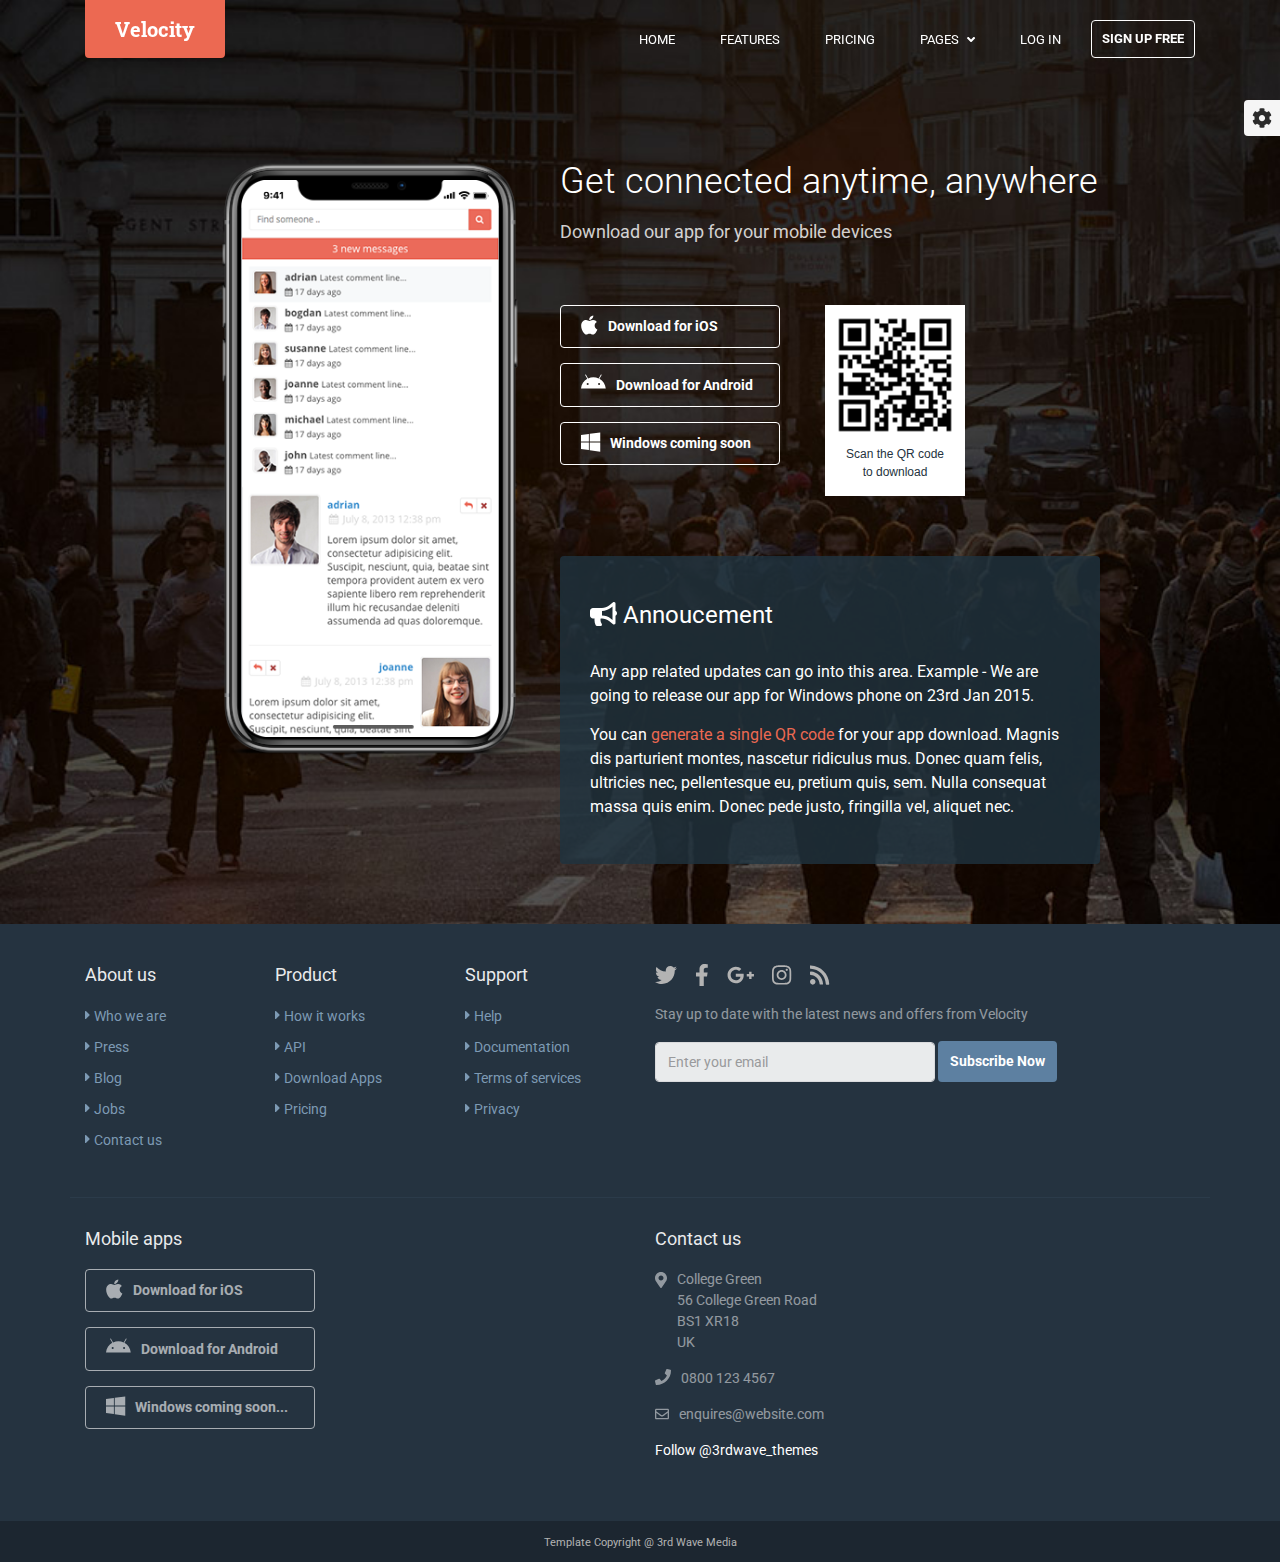
<file: velocity-bs4/download.html>
<!DOCTYPE html>
<html lang="en">
<head>
    <title>Responsive website template for products</title>
    <!-- Meta -->
    <meta charset="utf-8">
    <meta http-equiv="X-UA-Compatible" content="IE=edge">
    <meta name="viewport" content="width=device-width, initial-scale=1.0">
    <meta name="description" content="">
    <meta name="author" content="">    
    <link rel="shortcut icon" href="favicon.ico">  
    <link href='https://fonts.googleapis.com/css?family=Roboto:400,400italic,500,500italic,700,700italic,900,900italic,300italic,300' rel='stylesheet' type='text/css'> 
    <link href='https://fonts.googleapis.com/css?family=Roboto+Slab:400,700,300,100' rel='stylesheet' type='text/css'>
    <!-- FontAwesome JS -->
    <script defer src="assets/fontawesome/js/all.js"></script>
    <!-- Global CSS -->
    <link rel="stylesheet" href="assets/plugins/bootstrap/css/bootstrap.min.css">   
    <!-- Plugins CSS -->    
    <link rel="stylesheet" href="assets/plugins/flexslider/flexslider.css">
    <!-- Theme CSS -->
    <link id="theme-style" rel="stylesheet" href="assets/css/theme-1.css">

</head> 

<body class="download-page">   
    <!-- ******HEADER****** --> 
    <header id="header" class="header navbar-fixed-top">  
        <div class="container">       
            <h1 class="logo">
                <a href="index.html"><span class="logo-icon"></span><span class="text">Velocity</span></a>
            </h1><!--//logo-->
            <nav class="main-nav navbar navbar-right navbar-inverse navbar-expand-md" role="navigation">
                <button class="navbar-toggler navbar-toggler-right" type="button" data-toggle="collapse" data-target="#navbar-collapse" aria-controls="navbar-collapse" aria-expanded="false" aria-label="Toggle navigation">
                    <span class="navbar-toggler-icon"></span>
                </button>
                <div id="navbar-collapse" class="navbar-collapse collapse">
                    <ul class="nav navbar-nav">
                        <li class="nav-item"><a class="nav-link" href="index.html">Home</a></li>
                        <li class="nav-item"><a class="nav-link" href="features.html">Features</a></li>
                        <li class="nav-item"><a class="nav-link" href="pricing.html">Pricing</a></li>
                        <li class="nav-item dropdown">
                            <a class="nav-link dropdown-toggle" data-toggle="dropdown" aria-haspopup="true" aria-expanded="false" href="#">Pages <i class="fas fa-angle-down"></i></a>
                            <div class="dropdown-menu dropdown-menu-right">
                                <a class="dropdown-item" href="download.html">Download Apps</a>
                                <a class="dropdown-item" href="blog.html">Blog</a>
                                <a class="dropdown-item" href="blog-single.html">Blog Single</a>
                                <a class="dropdown-item" href="blog-category.html">Blog Category</a>
                                <a class="dropdown-item" href="blog-archive.html">Blog Archive</a>
                                <a class="dropdown-item" href="about.html">About Us</a>
                                <a class="dropdown-item" href="contact.html">Contact</a>                  
                            </div>                            
                        </li><!--//dropdown-->                         
                        <li class="nav-item"><a class="nav-link" href="login.html">Log in</a></li>
                        <li class="nav-item nav-item-cta last"><a class="btn btn-cta btn-cta-secondary" href="signup.html">Sign Up Free</a></li>
                    </ul><!--//nav-->
                </div><!--//navabr-collapse-->
            </nav><!--//main-nav-->         
        </div><!--//container-->
    </header><!--//header-->  
    
    <div class="headline-bg">
    </div><!--//headline-bg-->      
    
    <!-- ******Apps Section****** --> 
    <section class="apps-section section section-on-bg">
        <div class="container">
            <div class="row">
                <div class="content-area order-md-12 order-sm-1 col-12 col-md-6 mr-md-auto">
                    <div class="download-area">
                        <h2 class="title">Get connected anytime, anywhere</h2>
                        <p class="intro">Download our app for your mobile devices</p>
                        <ul class="list-unstyled download-list">
                            <li><a class="btn btn-ghost" href="#"><i class="fab fa-apple"></i><span class="text">Download for iOS</span> </a></li>
                            <li><a class="btn btn-ghost" href="#"><i class="fab fa-android"></i><span class="text">Download for Android</span></a></li>
                            <li><a class="btn btn-ghost" href="#"><i class="fab fa-windows"></i><span class="text">Windows coming soon</span></a></li>
                        </ul>
                        <!--//Only show QR code on desktop -->
                        <div class="qrcode-holder d-none d-lg-block text-center">                      
                            <figure class="qrcode">
                                <img class="img-fluid" src="assets/images/mobile/QR-code.png" alt="QR code" />
                                <figcaption class="caption">Scan the QR code<br /> to download</figcaption>
                            </figure><!--//qrcode-->
                        </div>
                    </div><!--//download-area-->
                    <div class="info">
                        <div class="info-inner">
                            <h3 class="title"><i class="fas fa-bullhorn"></i> Annoucement</h3>
                            <p>Any app related updates can go into this area. Example - We are going to release our app for Windows phone on 23rd Jan 2015.</p>
                            <p>You can <a href="http://www.appqr.mobi/" target="_blank">generate a single QR code</a> for your app download. Magnis dis parturient montes, nascetur ridiculus mus. Donec quam felis, ultricies nec, pellentesque eu, pretium quis, sem. Nulla consequat massa quis enim. Donec pede justo, fringilla vel, aliquet nec.</p>
                            
                        </div>
                    </div>
                </div><!--//content-area-->    
                <div class="phone-holder-wrapper order-md-1 order-sm-12 col-lg-4 col-md-5 col-12 ml-md-auto">
                    <div class="phone-holder">
                        <img class="screenshot" src="assets/images/mobile/screenshot.png" alt="" />
                    </div><!--//phone-holder--> 
                </div><!--//phone-holder-wrapper-->               
            </div><!--//row-->        
        </div><!--//container-->
    </section><!--//feature-video--> 

    <!-- ******FOOTER****** --> 
    <footer class="footer">
        <div class="footer-content">
            <div class="container">
                <div class="row">                    
                    <div class="footer-col links col-lg-2 col-md-4 col-12">
                        <div class="footer-col-inner">
                            <h3 class="title">About us</h3>
                            <ul class="list-unstyled">
                                <li><a href="#"><i class="fas fa-caret-right mr-1"></i>Who we are</a></li>
                                <li><a href="#"><i class="fas fa-caret-right mr-1"></i>Press</a></li>
                                <li><a href="#"><i class="fas fa-caret-right mr-1"></i>Blog</a></li>
                                <li><a href="#"><i class="fas fa-caret-right mr-1"></i>Jobs</a></li>
                                <li><a href="#"><i class="fas fa-caret-right mr-1"></i>Contact us</a></li>
                            </ul>
                        </div><!--//footer-col-inner-->
                    </div><!--//foooter-col-->    
                    <div class="footer-col links col-lg-2 col-md-4 col-12">
                        <div class="footer-col-inner">
                            <h3 class="title">Product</h3>
                            <ul class="list-unstyled">
                                <li><a href="#"><i class="fas fa-caret-right mr-1"></i>How it works</a></li>
                                <li><a href="#"><i class="fas fa-caret-right mr-1"></i>API</a></li>
                                <li><a href="#"><i class="fas fa-caret-right mr-1"></i>Download Apps</a></li>
                                <li><a href="#"><i class="fas fa-caret-right mr-1"></i>Pricing</a></li>
                            </ul>
                        </div><!--//footer-col-inner-->
                    </div><!--//foooter-col-->              
                    <div class="footer-col links col-lg-2 col-md-4 col-12 sm-break">
                        <div class="footer-col-inner">
                            <h3 class="title">Support</h3>
                            <ul class="list-unstyled">
                                <li><a href="#"><i class="fas fa-caret-right mr-1"></i>Help</a></li>
                                <li><a href="#"><i class="fas fa-caret-right mr-1"></i>Documentation</a></li>
                                <li><a href="#"><i class="fas fa-caret-right mr-1"></i>Terms of services</a></li>
                                <li><a href="#"><i class="fas fa-caret-right mr-1"></i>Privacy</a></li>
                            </ul>
                        </div><!--//footer-col-inner-->            
                    </div><!--//foooter-col-->   
                    <div class="footer-col connect col-12 col-lg-6">
                        <div class="footer-col-inner">
                            <ul class="social list-inline">
                                <li class="list-inline-item"><a href="https://twitter.com/3rdwave_themes" target="_blank"><i class="fab fa-twitter"></i></a></li>
                                <li class="list-inline-item"><a href="#"><i class="fab fa-facebook-f"></i></a></li>
                                <li class="list-inline-item"><a href="#"><i class="fab fa-google-plus-g"></i></a></li>
                                <li class="list-inline-item"><a href="#"><i class="fab fa-instagram"></i></a></li>        
                                <li class="list-inline-item row-end"><a href="#"><i class="fas fa-rss"></i></a></li>             
                            </ul>
                            <div class="form-container">
                                <p class="intro">Stay up to date with the latest news and offers from Velocity</p>
                                <form class="signup-form navbar-form">
                                    <div class="form-group ">
                                        <input type="text" class="form-control" placeholder="Enter your email">
                                    </div>   
                                    <button type="submit" class="btn btn-cta btn-cta-primary">Subscribe Now</button>                                 
                                </form>                               
                            </div><!--//subscription-form-->
                        </div><!--//footer-col-inner-->
                    </div><!--//foooter-col-->
                    <div class="clearfix"></div> 
                </div><!--//row-->
                <div class="row has-divider">
                    <div class="footer-col download col-12 col-lg-6">
                        <div class="footer-col-inner">
                            <h3 class="title">Mobile apps</h3>
                            <ul class="list-unstyled download-list">
                                <li><a class="btn btn-ghost" href="#"><i class="fab fa-apple"></i><span class="text">Download for iOS</span> </a></li>
                                <li><a class="btn btn-ghost" href="#"><i class="fab fa-android"></i><span class="text">Download for Android</span></a></li>
                                <li><a class="btn btn-ghost" href="#"><i class="fab fa-windows"></i><span class="text">Windows coming soon...</span></a></li>
                            </ul>
                        </div><!--//footer-col-inner-->
                    </div><!--//download-->
                    <div class="footer-col contact col-12 col-lg-6">
                        <div class="footer-col-inner">
                            <h3 class="title">Contact us</h3>                          
                            <p class="adr clearfix">
                                <i class="fas fa-map-marker-alt float-left"></i>        
                                <span class="adr-group float-left">       
                                    <span class="street-address">College Green</span><br>
                                    <span class="region">56 College Green Road</span><br>
                                    <span class="postal-code">BS1 XR18</span><br>
                                    <span class="country-name">UK</span>
                                </span>
                            </p>
                            <p class="tel"><i class="fas fa-phone"></i>0800 123 4567</p>
                            <p class="email"><i class="far fa-envelope"></i><a href="#">enquires@website.com</a></p> 
                            <a href="https://twitter.com/3rdwave_themes" class="twitter-follow-button" data-show-count="false">Follow @3rdwave_themes</a>
<script>!function(d,s,id){var js,fjs=d.getElementsByTagName(s)[0],p=/^http:/.test(d.location)?'http':'https';if(!d.getElementById(id)){js=d.createElement(s);js.id=id;js.src=p+'://platform.twitter.com/widgets.js';fjs.parentNode.insertBefore(js,fjs);}}(document, 'script', 'twitter-wjs');</script>                        
                        </div><!--//footer-col-inner-->
                    </div><!--//contact-->
                </div>
            </div><!--//container-->
        </div><!--//footer-content-->
        <div class="bottom-bar">
            <div class="container">
                <small class="copyright">Template Copyright @ <a href="http://themes.3rdwavemedia.com/" target="_blank">3rd Wave Media</a></small>                
            </div><!--//container-->
        </div><!--//bottom-bar-->
    </footer><!--//footer-->
    
    <!-- Video Modal -->
    <div class="modal modal-video" id="modal-video" tabindex="-1" role="dialog" aria-labelledby="videoModalLabel" aria-hidden="true">
        <div class="modal-dialog">
            <div class="modal-content">
                <div class="modal-header">
                    <button type="button" class="close" data-dismiss="modal" aria-hidden="true">&times;</button>
                    <h4 id="videoModalLabel" class="modal-title sr-only">Video Tour</h4>
                </div>
                <div class="modal-body">
                    <div class="video-container embed-responsive embed-responsive-16by9">
                        <iframe class="embed-responsive-item" id="vimeo-video" src="https://player.vimeo.com/video/32424882?" width="720" height="405" frameborder="0" webkitallowfullscreen mozallowfullscreen allowfullscreen></iframe>
                    </div><!--//video-container-->
                </div><!--//modal-body-->
            </div><!--//modal-content-->
        </div><!--//modal-dialog-->
    </div><!--//modal-->
    
    <!-- *****CONFIGURE STYLE (REMOVE ON YOUR PRODUCTION SITE)****** -->   
    <div class="config-wrapper">
        <div class="config-wrapper-inner">
            <a id="config-trigger" class="config-trigger" href="#"><i class="fas fa-cog mx-auto"></i></a>
            <div id="config-panel" class="config-panel">
                <h5>Choose Colour</h5>
                <ul id="color-options" class="list-unstyled list-inline mb-0">
                    <li class="theme-1 list-inline-item active" ><a data-style="assets/css/theme-1.css" href="#"></a></li>
                    <li class="theme-2 list-inline-item "><a data-style="assets/css/theme-2.css" href="#"></a></li>
                    <li class="theme-3 list-inline-item "><a data-style="assets/css/theme-3.css" href="#"></a></li>
                    <li class="theme-4 list-inline-item "><a data-style="assets/css/theme-4.css" href="#"></a></li>                   
                    <li class="theme-5 list-inline-item "><a data-style="assets/css/theme-5.css" href="#"></a></li>                     
                    <li class="theme-6 list-inline-item "><a data-style="assets/css/theme-6.css" href="#"></a></li>
                    <li class="theme-7 list-inline-item "><a data-style="assets/css/theme-7.css" href="#"></a></li>
                    <li class="theme-8 list-inline-item "><a data-style="assets/css/theme-8.css" href="#"></a></li>                    
                    <li class="theme-9 list-inline-item "><a data-style="assets/css/theme-9.css" href="#"></a></li>
                    <li class="theme-10 list-inline-item "><a data-style="assets/css/theme-10.css" href="#"></a></li>
                </ul><!--//color-options-->
                <a id="config-close" class="close" href="#"><i class="fas fa-times-circle"></i></a>
            </div><!--//configure-panel-->
        </div><!--//config-wrapper-inner-->
    </div><!--//config-wrapper-->
 
    <!-- Javascript -->          
    <script type="text/javascript" src="assets/plugins/jquery-3.4.1.min.js"></script>
    <script type="text/javascript" src="assets/plugins/popper.min.js"></script> 
    <script type="text/javascript" src="assets/plugins/bootstrap/js/bootstrap.min.js"></script>
    <script type="text/javascript" src="assets/plugins/back-to-top.js"></script>
    <script type="text/javascript" src="assets/plugins/flexslider/jquery.flexslider-min.js"></script> 
    <script type="text/javascript" src="assets/js/main.js"></script>
    
    <!-- Theme Switcher (REMOVE ON YOUR PRODUCTION SITE) -->
    <script type="text/javascript" src="assets/js/demo/theme-switcher.js"></script>  
    
            
</body>
</html>
</file>
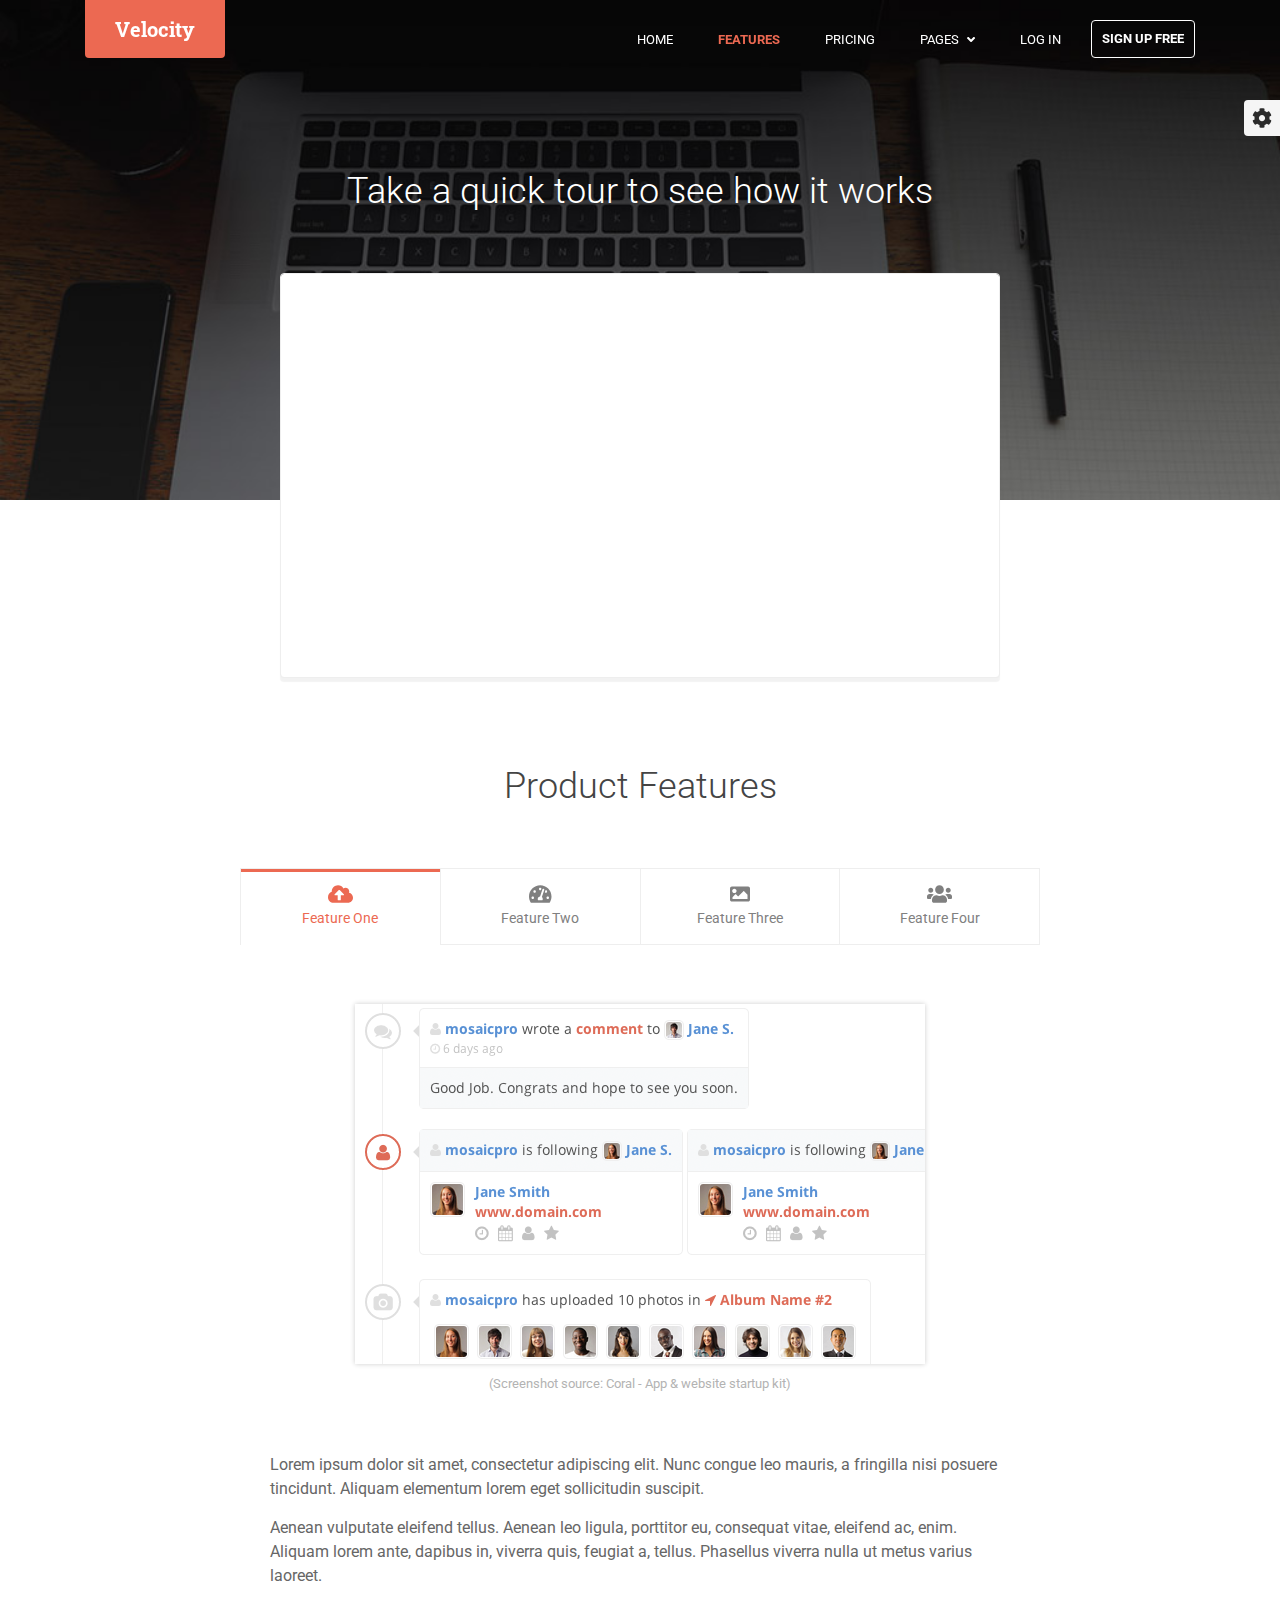
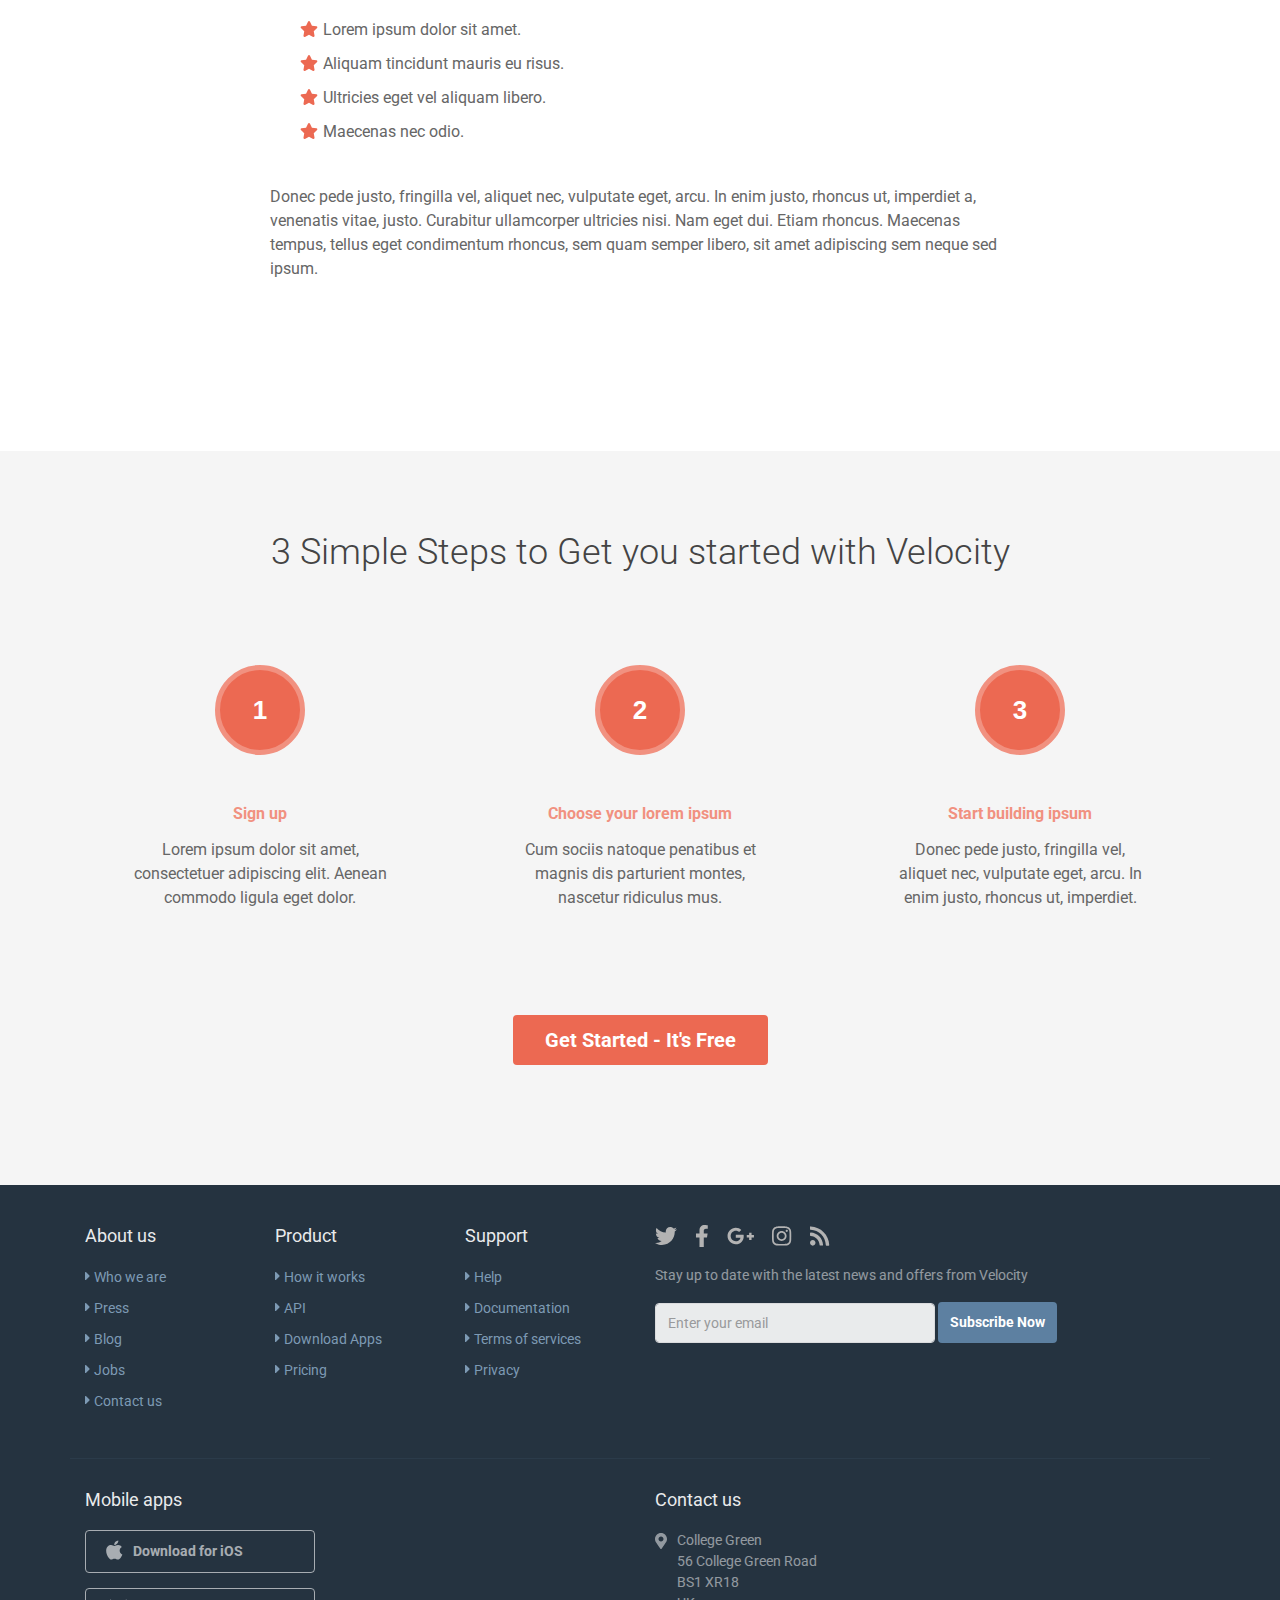
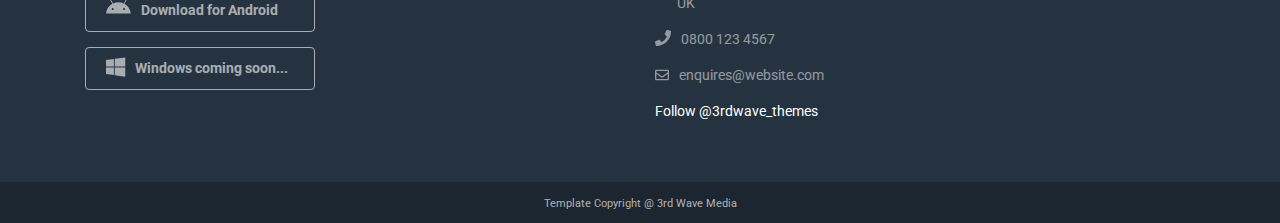
<file: velocity-bs4/features.html>
<!DOCTYPE html>
<html lang="en">
<head>
    <title>Responsive website template for products</title>
    <!-- Meta -->
    <meta charset="utf-8">
    <meta http-equiv="X-UA-Compatible" content="IE=edge">
    <meta name="viewport" content="width=device-width, initial-scale=1.0">
    <meta name="description" content="">
    <meta name="author" content="">    
    <link rel="shortcut icon" href="favicon.ico">  
    <link href='https://fonts.googleapis.com/css?family=Roboto:400,400italic,500,500italic,700,700italic,900,900italic,300italic,300' rel='stylesheet' type='text/css'> 
    <link href='https://fonts.googleapis.com/css?family=Roboto+Slab:400,700,300,100' rel='stylesheet' type='text/css'>
    <!-- FontAwesome JS -->
    <script defer src="assets/fontawesome/js/all.js"></script>
    <!-- Global CSS -->
    <link rel="stylesheet" href="assets/plugins/bootstrap/css/bootstrap.min.css">   
    <!-- Plugins CSS -->    
    <link rel="stylesheet" href="assets/plugins/flexslider/flexslider.css">
    <!-- Theme CSS -->
    <link id="theme-style" rel="stylesheet" href="assets/css/theme-1.css">
</head> 

<body class="features-page">    
    <!-- ******HEADER****** --> 
    <header id="header" class="header navbar-fixed-top">  
        <div class="container">       
            <h1 class="logo">
                <a href="index.html"><span class="logo-icon"></span><span class="text">Velocity</span></a>
            </h1><!--//logo-->
            <nav class="main-nav navbar navbar-right navbar-inverse navbar-expand-md" role="navigation">
                <button class="navbar-toggler navbar-toggler-right" type="button" data-toggle="collapse" data-target="#navbar-collapse" aria-controls="navbar-collapse" aria-expanded="false" aria-label="Toggle navigation">
                    <span class="navbar-toggler-icon"></span>
                </button>
                <div id="navbar-collapse" class="navbar-collapse collapse">
                    <ul class="nav navbar-nav">
                        <li class="nav-item"><a class="nav-link" href="index.html">Home</a></li>
                        <li class="active nav-item"><a class="nav-link" href="features.html">Features</a></li>
                        <li class="nav-item"><a class="nav-link" href="pricing.html">Pricing</a></li>
                        <li class="nav-item dropdown">
                            <a class="nav-link dropdown-toggle" data-toggle="dropdown" aria-haspopup="true" aria-expanded="false" href="#">Pages <i class="fas fa-angle-down"></i></a>
                            <div class="dropdown-menu dropdown-menu-right">
                                <a class="dropdown-item" href="download.html">Download Apps</a>
                                <a class="dropdown-item" href="blog.html">Blog</a>
                                <a class="dropdown-item" href="blog-single.html">Blog Single</a>
                                <a class="dropdown-item" href="blog-category.html">Blog Category</a>
                                <a class="dropdown-item" href="blog-archive.html">Blog Archive</a>
                                <a class="dropdown-item" href="about.html">About Us</a>
                                <a class="dropdown-item" href="contact.html">Contact</a>                  
                            </div>                            
                        </li><!--//dropdown-->                         
                        <li class="nav-item"><a class="nav-link" href="login.html">Log in</a></li>
                        <li class="nav-item nav-item-cta last"><a class="btn btn-cta btn-cta-secondary" href="signup.html">Sign Up Free</a></li>
                    </ul><!--//nav-->
                </div><!--//navabr-collapse-->
            </nav><!--//main-nav-->                     
        </div><!--//container-->
    </header><!--//header-->
    
    <div class="headline-bg">
    </div><!--//headline-bg-->         
    
    <!-- ******Video Section****** --> 
    <section class="features-video section section-on-bg">
        <div class="container text-center">          
            <h2 class="title">Take a quick tour to see how it works</h2>
            <div class="video-container">
                <iframe src="https://player.vimeo.com/video/90299717" width="720" height="405" frameborder="0" webkitallowfullscreen mozallowfullscreen allowfullscreen></iframe>
            </div><!--//video-container--> 
        </div><!--//container-->
    </section><!--//feature-video-->
    
    <!-- ******Features Section****** -->       
    <section class="features-tabbed section">
        <div class="container">
            <h2 class="title text-center">Product Features</h2>
            <div class="row">
                <div class="text-center m-auto tabs-container">
                    <!-- Nav tabs -->
                    <ul class="nav nav-tabs text-center" role="tablist">
                        <li class="nav-item"><a class="nav-link active" href="#feature-1" role="tab" data-toggle="tab"><i class="fas fa-cloud-upload-alt"></i><br /><span class="hidden-xs-down">Feature One</span></a></li>
                        <li class="nav-item"><a class="nav-link" href="#feature-2" role="tab" data-toggle="tab"><i class="fas fa-tachometer-alt"></i><br /><span class="hidden-xs-down">Feature Two</span></a></li>
                        <li class="nav-item"><a class="nav-link" href="#feature-3" role="tab" data-toggle="tab"><i class="fas fa-image"></i><br /><span class="hidden-xs-down">Feature Three</span></a></li>
                        <li class="nav-item last"><a class="nav-link" href="#feature-4" role="tab" data-toggle="tab"><i class="fas fa-users"></i><br /><span class="hidden-xs-down">Feature Four</span></a></li>
                    </ul><!--//nav-tabs-->
                    
                    <!-- Tab panes -->
                    <div class="tab-content">
                        <div class="tab-pane active" id="feature-1" role="tabpanel">
                            <h3 class="title sr-only">Feature One</h3>                                    
                            <figure class="figure text-center">
                                <img class="img-fluid" src="assets/images/features/screenshot-1.png" alt="" />
                                <figcaption class="figure-caption">(Screenshot source: Coral - App &amp; website startup kit)</figcaption>
                            </figure>
                            <div class="desc text-left">
                                <p>Lorem ipsum dolor sit amet, consectetur adipiscing elit. Nunc congue leo mauris, a fringilla nisi posuere tincidunt. Aliquam elementum lorem eget sollicitudin suscipit.</p>
                                <p>Aenean vulputate eleifend tellus. Aenean leo ligula, porttitor eu, consequat vitae, eleifend ac, enim. Aliquam lorem ante, dapibus in, viverra quis, feugiat a, tellus. Phasellus viverra nulla ut metus varius laoreet.</p>
                                <ul class="list-unstyled">
                                    <li><i class="fas fa-star"></i>Lorem ipsum dolor sit amet.</li>
                                    <li><i class="fas fa-star"></i>Aliquam tincidunt mauris eu risus.</li>
                                    <li><i class="fas fa-star"></i>Ultricies eget vel aliquam libero.</li>
                                    <li><i class="fas fa-star"></i>Maecenas nec odio.</li>
                                </ul>
                                
                                <p>Donec pede justo, fringilla vel, aliquet nec, vulputate eget, arcu. In enim justo, rhoncus ut, imperdiet a, venenatis vitae, justo. Curabitur ullamcorper ultricies nisi. Nam eget dui. Etiam rhoncus. Maecenas tempus, tellus eget condimentum rhoncus, sem quam semper libero, sit amet adipiscing sem neque sed ipsum. </p>
                            </div><!--//desc-->
                        </div><!--//tab-pane-->
                        <div class="tab-pane" id="feature-2" role="tabpanel">
                            <h3 class="title sr-only">Feature Two</h3>                                    
                            <figure class="figure text-center">
                                <img class="img-fluid" src="assets/images/features/screenshot-2.png" alt="" />
                                <figcaption class="figure-caption">(Screenshot source: Coral - App &amp; website startup kit)</figcaption>
                            </figure>
                            <div class="desc text-left">
                                <p>Lorem ipsum dolor sit amet, consectetur adipiscing elit. Nunc congue leo mauris, a fringilla nisi posuere tincidunt. Aliquam elementum lorem eget sollicitudin suscipit.</p>
                                <p>
Lorem ipsum dolor sit amet, consectetur adipiscing elit. Duis id nulla at libero ultricies tempus. Duis porta justo quam, ut ultrices felis posuere sit amet. Sed imperdiet bibendum est, sit amet sagittis ante sagittis eu. <a href="#">Integer fringilla</a> a purus sit amet laoreet. Ut consequat volutpat sapien sed lobortis. Nullam laoreet vitae justo nec dignissim. 
                                </p>
                                <blockquote>
                                    <p>Viverra magna pellentesque in magnis gravida sit augue felis vehicula vestibulum semper penatibus justo ornare semper Gravida felis platea arcu mus non. Montes at posuere. Natoque.</p>
                                </blockquote>
                                
                            </div><!--//desc-->
                        </div><!--//tab-pane-->
                        <div class="tab-pane" id="feature-3" role="tabpanel">
                            <h3 class="title sr-only">Feature Three</h3>
                            <figure class="figure text-center">
                                <img class="img-fluid" src="assets/images/features/screenshot-3.png" alt="" />
                                <figcaption class="figure-caption">(Screenshot source: Coral - App &amp; website startup kit)</figcaption>
                            </figure>
                            <div class="desc text-left">
                                <p>Lorem ipsum dolor sit amet, consectetur adipiscing elit. Nunc congue leo mauris, a fringilla nisi posuere tincidunt. Aliquam elementum lorem eget sollicitudin suscipit.</p>
                                
                                <p>Aenean imperdiet. Etiam ultricies nisi vel augue. Curabitur ullamcorper ultricies nisi. Nam eget dui. Etiam rhoncus. Maecenas tempus, tellus eget condimentum rhoncus, sem quam semper libero, sit amet adipiscing sem neque sed ipsum. </p>
                                
                                <div class="jumbotron">
                                    <h1 class="display-4">Latest Updates</h1>
                                    <p class="lead">This is a simple hero unit, a simple jumbotron-style component for calling extra attention to featured content or information.</p>
                                    <hr class="my-4">
                                    <p>It uses utility classes for typography and spacing to space content out within the larger container.</p>
                                    <p class="lead">
                                    <a class="btn btn-cta btn-cta-primary btn-lg" href="#" role="button">Learn more</a>
                                    </p>
                                </div>
      
                            </div><!--//desc-->                                    
                        </div><!--//tab-pane-->
                        <div class="tab-pane" id="feature-4" role="tabpanel">
                            <h3 class="title sr-only">Feature Four</h3>                                    
                            <figure class="figure text-center">
                                <img class="img-fluid" src="assets/images/features/screenshot-4.png" alt="" />
                                <figcaption class="figure-caption">(Screenshot source: Coral - App &amp; website startup kit)</figcaption>
                            </figure>
                            <div class="desc text-left">
                                <p>Lorem ipsum dolor sit amet, consectetur adipiscing elit. Nunc congue leo mauris, a fringilla nisi posuere tincidunt. Aliquam elementum lorem eget sollicitudin suscipit.</p>
                                <p>Lorem ipsum dolor sit amet, consectetuer adipiscing elit. Aenean commodo ligula eget dolor. Aenean massa. Cum sociis natoque penatibus et magnis dis parturient montes, nascetur ridiculus mus. Donec quam felis, ultricies nec, pellentesque eu</p>
                                <p class="box">
Lorem ipsum dolor sit amet, consectetur adipiscing elit. Duis id nulla at libero ultricies tempus. Duis porta justo quam, ut ultrices felis posuere sit amet. Sed imperdiet bibendum est, sit amet sagittis ante sagittis eu. Ut consequat volutpat sapien sed lobortis. Nullam laoreet vitae justo nec dignissim.
                                </p>
                            </div><!--//desc-->
                        </div><!--//tab-pane-->
                    </div><!--//tab-content-->
                </div><!--//col-md-x-->
            </div><!--//row-->
        </div><!--//container-->
    </section><!--//features-tabbed-->
    
    <!-- ******Steps Section****** --> 
    <section class="steps section">
        <div class="container">
            <h2 class="title text-center">3 Simple Steps to Get you started with Velocity</h2>
            <div class="row">
                 <div class="step text-center col-xs-12 col-sm-4">
                     <h3 class="title"><span class="number">1</span><br /><span class="text">Sign up</span></h3>
                     <p>Lorem ipsum dolor sit amet, consectetuer adipiscing elit. Aenean commodo ligula eget dolor.</p>
                 </div><!--//step-->
                 <div class="step text-center col-xs-12 col-sm-4">
                     <h3 class="title"><span class="number">2</span><br /><span class="text">Choose your lorem ipsum</span></h3>
                     <p>Cum sociis natoque penatibus et magnis dis parturient montes, nascetur ridiculus mus.</p>
                 </div><!--//step-->
                 <div class="step text-center col-xs-12 col-sm-4">
                     <h3 class="title"><span class="number">3</span><br /><span class="text">Start building ipsum</span></h3>
                     <p>Donec pede justo, fringilla vel, aliquet nec, vulputate eget, arcu. In enim justo, rhoncus ut, imperdiet.</p>
                 </div><!--//step-->
            </div><!--//row-->
            
            <div class="text-center"><a class="btn btn-cta btn-cta-primary" href="signup.html">Get Started - It's Free</a></div>
            
        </div><!--//container-->        
    </section><!--//steps-->
    
    <!-- ******FOOTER****** --> 
    <footer class="footer">
        <div class="footer-content">
            <div class="container">
                <div class="row">                    
                    <div class="footer-col links col-lg-2 col-md-4 col-12">
                        <div class="footer-col-inner">
                            <h3 class="title">About us</h3>
                            <ul class="list-unstyled">
                                <li><a href="#"><i class="fas fa-caret-right mr-1"></i>Who we are</a></li>
                                <li><a href="#"><i class="fas fa-caret-right mr-1"></i>Press</a></li>
                                <li><a href="#"><i class="fas fa-caret-right mr-1"></i>Blog</a></li>
                                <li><a href="#"><i class="fas fa-caret-right mr-1"></i>Jobs</a></li>
                                <li><a href="#"><i class="fas fa-caret-right mr-1"></i>Contact us</a></li>
                            </ul>
                        </div><!--//footer-col-inner-->
                    </div><!--//foooter-col-->    
                    <div class="footer-col links col-lg-2 col-md-4 col-12">
                        <div class="footer-col-inner">
                            <h3 class="title">Product</h3>
                            <ul class="list-unstyled">
                                <li><a href="#"><i class="fas fa-caret-right mr-1"></i>How it works</a></li>
                                <li><a href="#"><i class="fas fa-caret-right mr-1"></i>API</a></li>
                                <li><a href="#"><i class="fas fa-caret-right mr-1"></i>Download Apps</a></li>
                                <li><a href="#"><i class="fas fa-caret-right mr-1"></i>Pricing</a></li>
                            </ul>
                        </div><!--//footer-col-inner-->
                    </div><!--//foooter-col-->              
                    <div class="footer-col links col-lg-2 col-md-4 col-12 sm-break">
                        <div class="footer-col-inner">
                            <h3 class="title">Support</h3>
                            <ul class="list-unstyled">
                                <li><a href="#"><i class="fas fa-caret-right mr-1"></i>Help</a></li>
                                <li><a href="#"><i class="fas fa-caret-right mr-1"></i>Documentation</a></li>
                                <li><a href="#"><i class="fas fa-caret-right mr-1"></i>Terms of services</a></li>
                                <li><a href="#"><i class="fas fa-caret-right mr-1"></i>Privacy</a></li>
                            </ul>
                        </div><!--//footer-col-inner-->            
                    </div><!--//foooter-col-->   
                    <div class="footer-col connect col-12 col-lg-6">
                        <div class="footer-col-inner">
                            <ul class="social list-inline">
                                <li class="list-inline-item"><a href="https://twitter.com/3rdwave_themes" target="_blank"><i class="fab fa-twitter"></i></a></li>
                                <li class="list-inline-item"><a href="#"><i class="fab fa-facebook-f"></i></a></li>
                                <li class="list-inline-item"><a href="#"><i class="fab fa-google-plus-g"></i></a></li>
                                <li class="list-inline-item"><a href="#"><i class="fab fa-instagram"></i></a></li>        
                                <li class="list-inline-item row-end"><a href="#"><i class="fas fa-rss"></i></a></li>             
                            </ul>
                            <div class="form-container">
                                <p class="intro">Stay up to date with the latest news and offers from Velocity</p>
                                <form class="signup-form navbar-form">
                                    <div class="form-group ">
                                        <input type="text" class="form-control" placeholder="Enter your email">
                                    </div>   
                                    <button type="submit" class="btn btn-cta btn-cta-primary">Subscribe Now</button>                                 
                                </form>                               
                            </div><!--//subscription-form-->
                        </div><!--//footer-col-inner-->
                    </div><!--//foooter-col-->
                    <div class="clearfix"></div> 
                </div><!--//row-->
                <div class="row has-divider">
                    <div class="footer-col download col-12 col-lg-6">
                        <div class="footer-col-inner">
                            <h3 class="title">Mobile apps</h3>
                            <ul class="list-unstyled download-list">
                                <li><a class="btn btn-ghost" href="#"><i class="fab fa-apple"></i><span class="text">Download for iOS</span> </a></li>
                                <li><a class="btn btn-ghost" href="#"><i class="fab fa-android"></i><span class="text">Download for Android</span></a></li>
                                <li><a class="btn btn-ghost" href="#"><i class="fab fa-windows"></i><span class="text">Windows coming soon...</span></a></li>
                            </ul>
                        </div><!--//footer-col-inner-->
                    </div><!--//download-->
                    <div class="footer-col contact col-12 col-lg-6">
                        <div class="footer-col-inner">
                            <h3 class="title">Contact us</h3>                          
                            <p class="adr clearfix">
                                <i class="fas fa-map-marker-alt float-left"></i>        
                                <span class="adr-group float-left">       
                                    <span class="street-address">College Green</span><br>
                                    <span class="region">56 College Green Road</span><br>
                                    <span class="postal-code">BS1 XR18</span><br>
                                    <span class="country-name">UK</span>
                                </span>
                            </p>
                            <p class="tel"><i class="fas fa-phone"></i>0800 123 4567</p>
                            <p class="email"><i class="far fa-envelope"></i><a href="#">enquires@website.com</a></p> 
                            <a href="https://twitter.com/3rdwave_themes" class="twitter-follow-button" data-show-count="false">Follow @3rdwave_themes</a>
<script>!function(d,s,id){var js,fjs=d.getElementsByTagName(s)[0],p=/^http:/.test(d.location)?'http':'https';if(!d.getElementById(id)){js=d.createElement(s);js.id=id;js.src=p+'://platform.twitter.com/widgets.js';fjs.parentNode.insertBefore(js,fjs);}}(document, 'script', 'twitter-wjs');</script>                        
                        </div><!--//footer-col-inner-->
                    </div><!--//contact-->
                </div>
            </div><!--//container-->
        </div><!--//footer-content-->
        <div class="bottom-bar">
            <div class="container">
                <small class="copyright">Template Copyright @ <a href="http://themes.3rdwavemedia.com/" target="_blank">3rd Wave Media</a></small>                
            </div><!--//container-->
        </div><!--//bottom-bar-->
    </footer><!--//footer-->
    
    <!-- Video Modal -->
    <div class="modal modal-video" id="modal-video" tabindex="-1" role="dialog" aria-labelledby="videoModalLabel" aria-hidden="true">
        <div class="modal-dialog">
            <div class="modal-content">
                <div class="modal-header">
                    <button type="button" class="close" data-dismiss="modal" aria-hidden="true">&times;</button>
                    <h4 id="videoModalLabel" class="modal-title sr-only">Video Tour</h4>
                </div>
                <div class="modal-body">
                    <div class="video-container embed-responsive embed-responsive-16by9">
                        <iframe class="embed-responsive-item" id="vimeo-video" src="https://player.vimeo.com/video/32424882?" width="720" height="405" frameborder="0" webkitallowfullscreen mozallowfullscreen allowfullscreen></iframe>
                    </div><!--//video-container-->
                </div><!--//modal-body-->
            </div><!--//modal-content-->
        </div><!--//modal-dialog-->
    </div><!--//modal-->
    
    <!-- *****CONFIGURE STYLE (REMOVE ON YOUR PRODUCTION SITE)****** -->   
    <div class="config-wrapper">
        <div class="config-wrapper-inner">
            <a id="config-trigger" class="config-trigger" href="#"><i class="fas fa-cog mx-auto"></i></a>
            <div id="config-panel" class="config-panel">
                <h5>Choose Colour</h5>
                <ul id="color-options" class="list-unstyled list-inline mb-0">
                    <li class="theme-1 list-inline-item active" ><a data-style="assets/css/theme-1.css" href="#"></a></li>
                    <li class="theme-2 list-inline-item "><a data-style="assets/css/theme-2.css" href="#"></a></li>
                    <li class="theme-3 list-inline-item "><a data-style="assets/css/theme-3.css" href="#"></a></li>
                    <li class="theme-4 list-inline-item "><a data-style="assets/css/theme-4.css" href="#"></a></li>                   
                    <li class="theme-5 list-inline-item "><a data-style="assets/css/theme-5.css" href="#"></a></li>                     
                    <li class="theme-6 list-inline-item "><a data-style="assets/css/theme-6.css" href="#"></a></li>
                    <li class="theme-7 list-inline-item "><a data-style="assets/css/theme-7.css" href="#"></a></li>
                    <li class="theme-8 list-inline-item "><a data-style="assets/css/theme-8.css" href="#"></a></li>                    
                    <li class="theme-9 list-inline-item "><a data-style="assets/css/theme-9.css" href="#"></a></li>
                    <li class="theme-10 list-inline-item "><a data-style="assets/css/theme-10.css" href="#"></a></li>
                </ul><!--//color-options-->
                <a id="config-close" class="close" href="#"><i class="fas fa-times-circle"></i></a>
            </div><!--//configure-panel-->
        </div><!--//config-wrapper-inner-->
    </div><!--//config-wrapper-->
         
    <!-- Javascript -->          
    <script type="text/javascript" src="assets/plugins/jquery-3.4.1.min.js"></script>
    <script type="text/javascript" src="assets/plugins/popper.min.js"></script> 
    <script type="text/javascript" src="assets/plugins/bootstrap/js/bootstrap.min.js"></script>
    <script type="text/javascript" src="assets/plugins/back-to-top.js"></script>
    <script type="text/javascript" src="assets/plugins/flexslider/jquery.flexslider-min.js"></script>
    <script type="text/javascript" src="assets/js/main.js"></script>
    
    <!-- Theme Switcher (REMOVE ON YOUR PRODUCTION SITE) -->
    <script type="text/javascript" src="assets/js/demo/theme-switcher.js"></script>  
            
</body>
</html>
</file>
<file: velocity-bs4/assets/plugins/rrssb/css/rrssb.css>
.rrssb-buttons{box-sizing:border-box;font-family:"Helvetica Neue",Helvetica,Arial,sans-serif;font-size:12px;height:36px;margin:0;padding:0;width:100%}.rrssb-buttons:after{clear:both}.rrssb-buttons:after,.rrssb-buttons:before{content:' ';display:table}.rrssb-buttons li{box-sizing:border-box;float:left;height:100%;line-height:13px;list-style:none;margin:0;padding:0 2px}.rrssb-buttons li.rrssb-email a{background-color:#0a88ff}.rrssb-buttons li.rrssb-email a:hover{background-color:#006ed6}.rrssb-buttons li.rrssb-facebook a{background-color:#306199}.rrssb-buttons li.rrssb-facebook a:hover{background-color:#244872}.rrssb-buttons li.rrssb-tumblr a{background-color:#32506d}.rrssb-buttons li.rrssb-tumblr a:hover{background-color:#22364a}.rrssb-buttons li.rrssb-linkedin a{background-color:#007bb6}.rrssb-buttons li.rrssb-linkedin a:hover{background-color:#005983}.rrssb-buttons li.rrssb-twitter a{background-color:#26c4f1}.rrssb-buttons li.rrssb-twitter a:hover{background-color:#0eaad6}.rrssb-buttons li.rrssb-googleplus a{background-color:#e93f2e}.rrssb-buttons li.rrssb-googleplus a:hover{background-color:#ce2616}.rrssb-buttons li.rrssb-youtube a{background-color:#df1c31}.rrssb-buttons li.rrssb-youtube a:hover{background-color:#b21627}.rrssb-buttons li.rrssb-reddit a{background-color:#8bbbe3}.rrssb-buttons li.rrssb-reddit a:hover{background-color:#62a3d9}.rrssb-buttons li.rrssb-pinterest a{background-color:#b81621}.rrssb-buttons li.rrssb-pinterest a:hover{background-color:#8a1119}.rrssb-buttons li.rrssb-pocket a{background-color:#ed4054}.rrssb-buttons li.rrssb-pocket a:hover{background-color:#e4162d}.rrssb-buttons li.rrssb-github a{background-color:#444}.rrssb-buttons li.rrssb-github a:hover{background-color:#2b2b2b}.rrssb-buttons li.rrssb-instagram a{background-color:#125688}.rrssb-buttons li.rrssb-instagram a:hover{background-color:#0c3a5b}.rrssb-buttons li.rrssb-delicious a{background-color:#0b79e5}.rrssb-buttons li.rrssb-delicious a:hover{background-color:#095fb4}.rrssb-buttons li.rrssb-vk a{background-color:#4d71a9}.rrssb-buttons li.rrssb-vk a:hover{background-color:#3d5a86}.rrssb-buttons li.rrssb-hackernews a{background-color:#f60}.rrssb-buttons li.rrssb-hackernews a:hover{background-color:#cc5200}.rrssb-buttons li.rrssb-whatsapp a{background-color:#43d854}.rrssb-buttons li.rrssb-whatsapp a:hover{background-color:#28c039}.rrssb-buttons li.rrssb-print a{background-color:#8d98a2}.rrssb-buttons li.rrssb-print a:hover{background-color:#717f8b}.rrssb-buttons li.rrssb-xing a{background-color:#005A5F}.rrssb-buttons li.rrssb-xing a:hover{background-color:#002a2c}.rrssb-buttons li a{background-color:#ccc;border-radius:2px;box-sizing:border-box;display:block;-moz-osx-font-smoothing:grayscale;-webkit-font-smoothing:antialiased;font-weight:700;height:100%;padding:11px 7px 12px 27px;position:relative;text-align:center;text-decoration:none;text-transform:uppercase;-webkit-transition:background-color .2s ease-in-out;transition:background-color .2s ease-in-out;width:100%}.rrssb-buttons li a .rrssb-icon{display:block;left:10px;padding-top:9px;position:absolute;top:0;width:10%}.rrssb-buttons li a .rrssb-icon svg{height:17px;width:17px}.rrssb-buttons li a .rrssb-icon svg circle,.rrssb-buttons li a .rrssb-icon svg path{fill:#fff}.rrssb-buttons li a .rrssb-text{color:#fff}.rrssb-buttons li a:active{box-shadow:inset 1px 3px 15px 0 rgba(22,0,0,.25)}.rrssb-buttons li.small a{padding:0}.rrssb-buttons li.small a .rrssb-icon{left:auto;margin:0 auto;overflow:hidden;position:relative;top:auto;width:100%}.rrssb-buttons li.small a .rrssb-text{visibility:hidden}.rrssb-buttons.large-format,.rrssb-buttons.large-format li{height:auto}.rrssb-buttons.large-format li a{-webkit-backface-visibility:hidden;backface-visibility:hidden;border-radius:.2em;padding:8.5% 0 8.5% 12%}.rrssb-buttons.large-format li a .rrssb-icon{height:100%;left:7%;padding-top:0;width:12%}.rrssb-buttons.large-format li a .rrssb-icon svg{height:100%;position:absolute;top:0;width:100%}.rrssb-buttons.large-format li a .rrssb-text{-webkit-backface-visibility:hidden;backface-visibility:hidden}.rrssb-buttons.small-format{padding-top:5px}.rrssb-buttons.small-format li{height:80%;padding:0 1px}.rrssb-buttons.small-format li a .rrssb-icon{height:100%;padding-top:0}.rrssb-buttons.small-format li a .rrssb-icon svg{height:48%;position:relative;top:6px;width:80%}.rrssb-buttons.tiny-format{height:22px;position:relative}.rrssb-buttons.tiny-format li{padding-right:7px}.rrssb-buttons.tiny-format li a{background-color:transparent;padding:0}.rrssb-buttons.tiny-format li a .rrssb-icon{height:100%}.rrssb-buttons.tiny-format li a .rrssb-icon svg{height:70%;width:100%}.rrssb-buttons.tiny-format li a:active,.rrssb-buttons.tiny-format li a:hover{background-color:transparent}.rrssb-buttons.tiny-format li.rrssb-email a .rrssb-icon svg path{fill:#0a88ff}.rrssb-buttons.tiny-format li.rrssb-email a .rrssb-icon:hover .rrssb-icon svg path{fill:#0054a3}.rrssb-buttons.tiny-format li.rrssb-facebook a .rrssb-icon svg path{fill:#306199}.rrssb-buttons.tiny-format li.rrssb-facebook a .rrssb-icon:hover .rrssb-icon svg path{fill:#18304b}.rrssb-buttons.tiny-format li.rrssb-tumblr a .rrssb-icon svg path{fill:#32506d}.rrssb-buttons.tiny-format li.rrssb-tumblr a .rrssb-icon:hover .rrssb-icon svg path{fill:#121d27}.rrssb-buttons.tiny-format li.rrssb-linkedin a .rrssb-icon svg path{fill:#007bb6}.rrssb-buttons.tiny-format li.rrssb-linkedin a .rrssb-icon:hover .rrssb-icon svg path{fill:#003650}.rrssb-buttons.tiny-format li.rrssb-twitter a .rrssb-icon svg path{fill:#26c4f1}.rrssb-buttons.tiny-format li.rrssb-twitter a .rrssb-icon:hover .rrssb-icon svg path{fill:#0b84a6}.rrssb-buttons.tiny-format li.rrssb-googleplus a .rrssb-icon svg path{fill:#e93f2e}.rrssb-buttons.tiny-format li.rrssb-googleplus a .rrssb-icon:hover .rrssb-icon svg path{fill:#a01e11}.rrssb-buttons.tiny-format li.rrssb-youtube a .rrssb-icon svg path{fill:#df1c31}.rrssb-buttons.tiny-format li.rrssb-youtube a .rrssb-icon:hover .rrssb-icon svg path{fill:#84111d}.rrssb-buttons.tiny-format li.rrssb-reddit a .rrssb-icon svg path{fill:#8bbbe3}.rrssb-buttons.tiny-format li.rrssb-reddit a .rrssb-icon:hover .rrssb-icon svg path{fill:#398bcf}.rrssb-buttons.tiny-format li.rrssb-pinterest a .rrssb-icon svg path{fill:#b81621}.rrssb-buttons.tiny-format li.rrssb-pinterest a .rrssb-icon:hover .rrssb-icon svg path{fill:#5d0b11}.rrssb-buttons.tiny-format li.rrssb-pocket a .rrssb-icon svg path{fill:#ed4054}.rrssb-buttons.tiny-format li.rrssb-pocket a .rrssb-icon:hover .rrssb-icon svg path{fill:#b61124}.rrssb-buttons.tiny-format li.rrssb-github a .rrssb-icon svg path{fill:#444}.rrssb-buttons.tiny-format li.rrssb-github a .rrssb-icon:hover .rrssb-icon svg path{fill:#111}.rrssb-buttons.tiny-format li.rrssb-instagram a .rrssb-icon svg path{fill:#125688}.rrssb-buttons.tiny-format li.rrssb-instagram a .rrssb-icon:hover .rrssb-icon svg path{fill:#061d2e}.rrssb-buttons.tiny-format li.rrssb-delicious a .rrssb-icon svg path{fill:#0b79e5}.rrssb-buttons.tiny-format li.rrssb-delicious a .rrssb-icon:hover .rrssb-icon svg path{fill:#064684}.rrssb-buttons.tiny-format li.rrssb-vk a .rrssb-icon svg path{fill:#4d71a9}.rrssb-buttons.tiny-format li.rrssb-vk a .rrssb-icon:hover .rrssb-icon svg path{fill:#2d4263}.rrssb-buttons.tiny-format li.rrssb-hackernews a .rrssb-icon svg path{fill:#f60}.rrssb-buttons.tiny-format li.rrssb-hackernews a .rrssb-icon:hover .rrssb-icon svg path{fill:#993d00}.rrssb-buttons.tiny-format li.rrssb-whatsapp a .rrssb-icon svg path{fill:#43d854}.rrssb-buttons.tiny-format li.rrssb-whatsapp a .rrssb-icon:hover .rrssb-icon svg path{fill:#1f962d}.rrssb-buttons.tiny-format li.rrssb-print a .rrssb-icon svg path{fill:#8d98a2}.rrssb-buttons.tiny-format li.rrssb-print a .rrssb-icon:hover .rrssb-icon svg path{fill:#5a656f}.rrssb-buttons.tiny-format li.rrssb-xing a .rrssb-icon svg path{fill:#005A5F}.rrssb-buttons.tiny-format li.rrssb-xing a .rrssb-icon:hover .rrssb-icon svg path{fill:#000}
</file>
